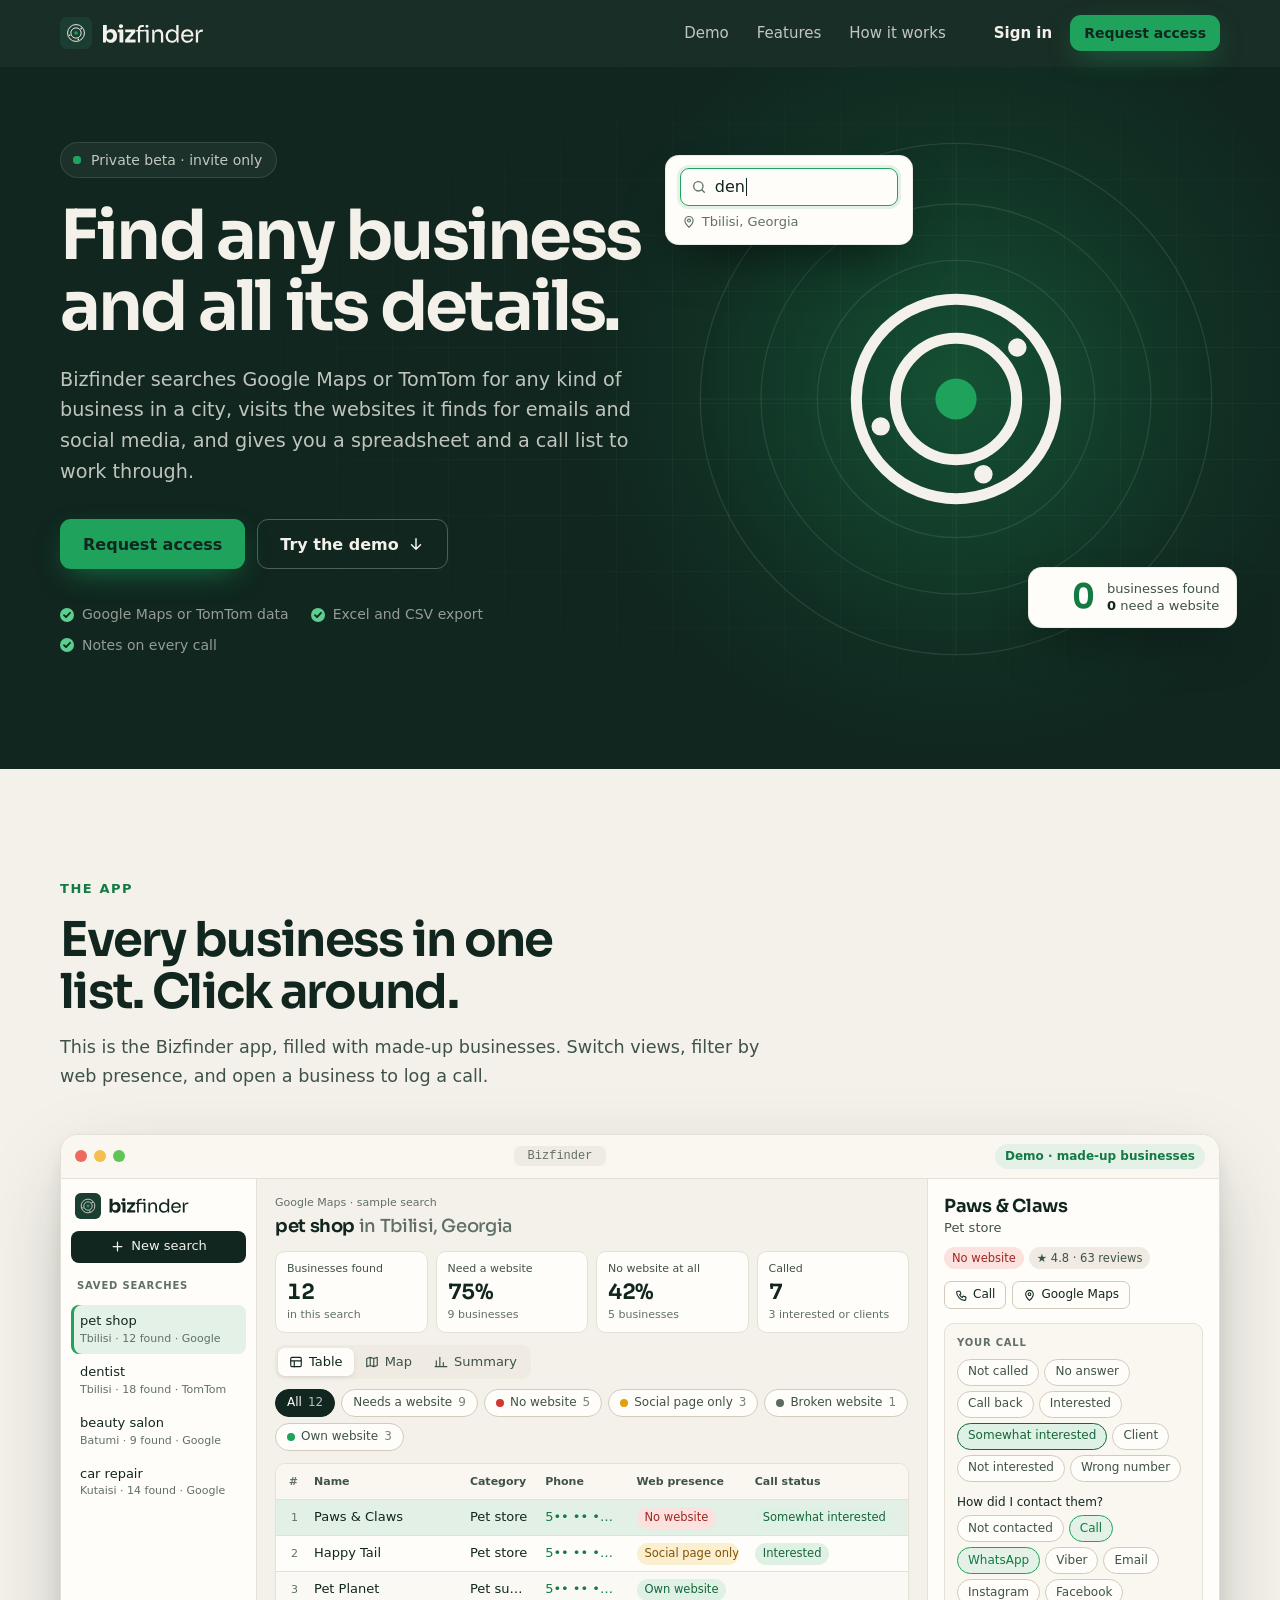
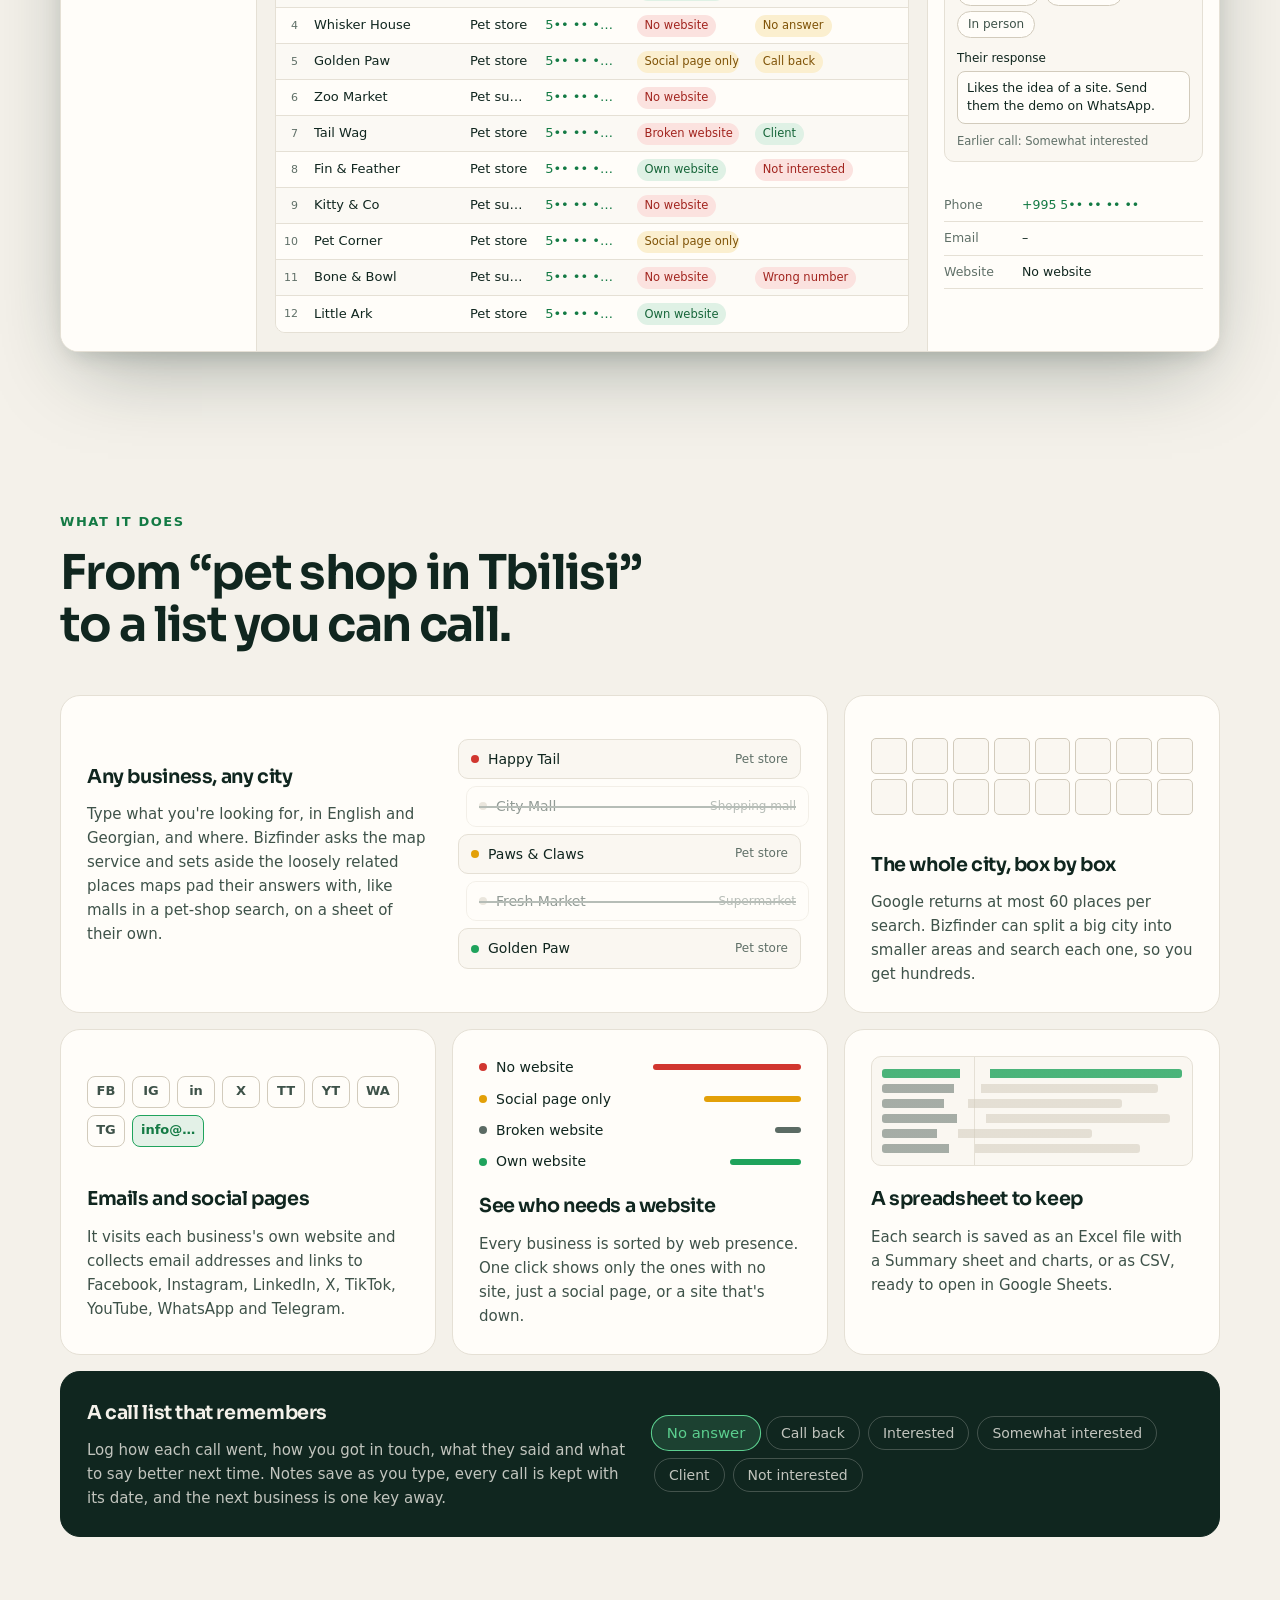
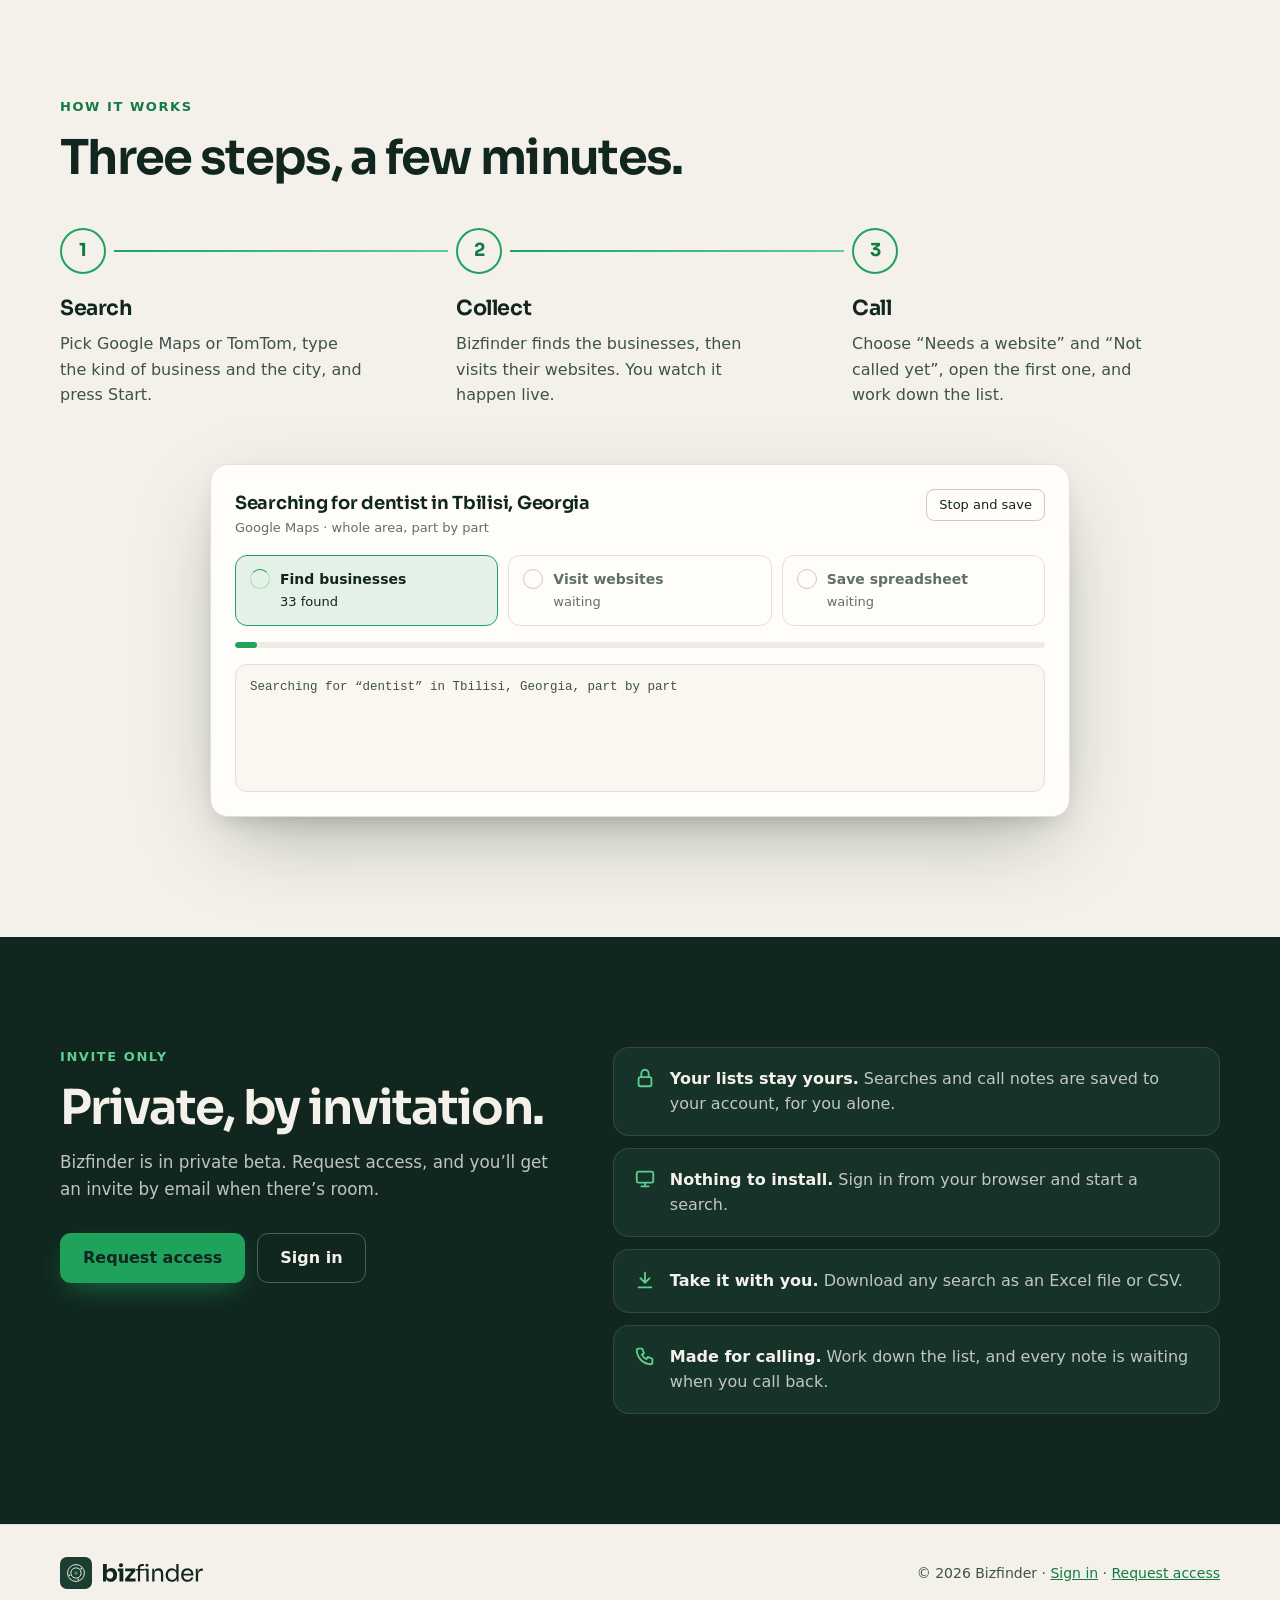
<file: index.html>
<!doctype html>
<html lang="en">
  <head>
    <meta charset="utf-8" />
    <meta name="viewport" content="width=device-width, initial-scale=1" />
    <title>Bizfinder: find any business and all its details</title>
    <meta
      name="description"
      content="Bizfinder searches Google Maps or TomTom for any kind of business in a city, visits their websites for emails and social media, and turns it all into a spreadsheet and a call list."
    />
    <meta name="theme-color" content="#10261f" />
    <link rel="icon" href="assets/favicon.svg" type="image/svg+xml" />
    <link rel="apple-touch-icon" href="assets/apple-touch-icon.png" />
    <!-- Link previews. Once the page has its address, put the full address of the
         image here (e.g. https://example.com/assets/social-preview.png): most apps need it. -->
    <meta property="og:type" content="website" />
    <meta property="og:title" content="Bizfinder" />
    <meta
      property="og:description"
      content="Find any business and all its details: search a city, collect their phone numbers, emails and social pages, and work through them as a call list."
    />
    <meta property="og:image" content="assets/social-preview.png" />
    <meta name="twitter:card" content="summary_large_image" />
    <link rel="preload" href="assets/sora-latin-wght-normal.woff2" as="font" type="font/woff2" crossorigin />
    <link rel="stylesheet" href="styles.css" />
    <script>
      document.documentElement.classList.add('js');
    </script>
    <script src="auth.js"></script>
    <script src="main.js" defer></script>
  </head>
  <body>
    <a class="skip" href="#main">Skip to content</a>

    <!-- Shapes reused on the page -->
    <svg width="0" height="0" style="position: absolute" aria-hidden="true">
      <defs>
        <symbol id="wordmark" viewBox="5 -59 322 61"><path fill="currentColor" d="M31.16 1.37Q26.07 1.37 22.19 -0.8Q18.32 -2.96 16.11 -7.07Q13.91 -11.17 13.76 -17.1H15.2V0H5.55V-55.48H17.71V-27.28L14.82 -23.64Q15.05 -29.94 17.21 -34.24Q19.38 -38.53 23.18 -40.7Q26.98 -42.86 31.84 -42.86Q36.1 -42.86 39.56 -41.31Q43.02 -39.75 45.45 -36.9Q47.88 -34.05 49.21 -30.17Q50.54 -26.3 50.54 -21.74V-20.06Q50.54 -15.5 49.21 -11.63Q47.88 -7.75 45.33 -4.83Q42.79 -1.9 39.22 -0.27Q35.64 1.37 31.16 1.37ZM27.97 -8.82Q31.08 -8.82 33.4 -10.34Q35.72 -11.86 37.01 -14.63Q38.3 -17.4 38.3 -20.9Q38.3 -24.47 37.01 -27.13Q35.72 -29.79 33.4 -31.27Q31.08 -32.76 27.97 -32.76Q25.23 -32.76 22.8 -31.46Q20.37 -30.17 18.89 -27.78Q17.4 -25.38 17.4 -21.96V-19.15Q17.4 -15.88 18.96 -13.57Q20.52 -11.25 22.95 -10.03Q25.38 -8.82 27.97 -8.82Z M58.45 0V-41.65H70.61V0ZM52.9 -32.68V-41.65H70.61V-32.68ZM63.16 -45.75Q59.74 -45.75 58.11 -47.54Q56.48 -49.32 56.48 -52.06Q56.48 -54.87 58.11 -56.66Q59.74 -58.44 63.16 -58.44Q66.58 -58.44 68.22 -56.66Q69.85 -54.87 69.85 -52.06Q69.85 -49.32 68.22 -47.54Q66.58 -45.75 63.16 -45.75Z M76.62 0V-8.51L96.16 -31.92V-30.7L94.33 -32.98L95.7 -32.3H76.7V-41.65H109.46V-33.14L89.92 -9.73V-10.87L91.75 -8.59L90.38 -9.35H110.06V0Z" /><path fill="currentColor" d="M117.52 0V-42.64Q117.52 -49.4 121.09 -52.59Q124.66 -55.78 131.58 -55.78H136.6V-49.7H130.36Q127.55 -49.7 126.03 -48.15Q124.51 -46.59 124.51 -43.85V0ZM111.9 -34.66V-40.13H137.36V-34.66Z M144.58 0V-40.58H151.88V0ZM138.35 -34.81V-40.58H151.88V-34.81ZM146.64 -47.12Q144.2 -47.12 143.03 -48.41Q141.85 -49.7 141.85 -51.68Q141.85 -53.66 143.03 -54.95Q144.2 -56.24 146.64 -56.24Q149.07 -56.24 150.25 -54.95Q151.42 -53.66 151.42 -51.68Q151.42 -49.7 150.25 -48.41Q149.07 -47.12 146.64 -47.12Z M163.52 0V-40.58H169.29V-23.18H168.38Q168.38 -29.18 170.01 -33.33Q171.65 -37.47 174.99 -39.63Q178.34 -41.8 183.43 -41.8H183.73Q191.41 -41.8 195.09 -37.01Q198.78 -32.22 198.78 -23.18V0H191.48V-24.7Q191.48 -29.41 188.82 -32.26Q186.16 -35.11 181.53 -35.11Q176.74 -35.11 173.78 -32.15Q170.81 -29.18 170.81 -24.24V0Z M226.6 1.37Q222.27 1.37 218.62 -0.23Q214.98 -1.82 212.28 -4.71Q209.58 -7.6 208.1 -11.4Q206.62 -15.2 206.62 -19.61V-20.98Q206.62 -25.31 208.06 -29.11Q209.5 -32.91 212.13 -35.8Q214.75 -38.68 218.36 -40.32Q221.97 -41.95 226.38 -41.95Q231.01 -41.95 234.81 -40.01Q238.61 -38.08 241.04 -33.97Q243.48 -29.87 243.78 -23.33L240.74 -28.2V-55.48H248.04V0H242.26V-18.01H244.39Q244.08 -11.1 241.5 -6.8Q238.92 -2.51 235 -0.57Q231.09 1.37 226.6 1.37ZM227.59 -5.02Q231.32 -5.02 234.36 -6.69Q237.4 -8.36 239.22 -11.51Q241.04 -14.67 241.04 -18.92V-22.42Q241.04 -26.6 239.18 -29.53Q237.32 -32.45 234.24 -34.01Q231.16 -35.57 227.52 -35.57Q223.49 -35.57 220.41 -33.67Q217.33 -31.77 215.62 -28.35Q213.91 -24.93 213.91 -20.29Q213.91 -15.66 215.66 -12.2Q217.41 -8.74 220.52 -6.88Q223.64 -5.02 227.59 -5.02Z M276.77 1.37Q271.45 1.37 267.58 -0.46Q263.7 -2.28 261.27 -5.28Q258.84 -8.28 257.66 -12.01Q256.48 -15.73 256.48 -19.61V-20.98Q256.48 -24.93 257.66 -28.65Q258.84 -32.38 261.27 -35.38Q263.7 -38.38 267.46 -40.17Q271.22 -41.95 276.32 -41.95Q282.93 -41.95 287.22 -39.1Q291.52 -36.25 293.61 -31.77Q295.7 -27.28 295.7 -22.19V-18.92H259.67V-24.4H290.38L288.7 -21.43Q288.7 -25.76 287.34 -28.92Q285.97 -32.07 283.23 -33.82Q280.5 -35.57 276.32 -35.57Q271.98 -35.57 269.13 -33.59Q266.28 -31.62 264.88 -28.2Q263.47 -24.78 263.47 -20.29Q263.47 -15.96 264.88 -12.5Q266.28 -9.04 269.25 -7.03Q272.21 -5.02 276.77 -5.02Q281.56 -5.02 284.56 -7.14Q287.56 -9.27 288.17 -12.08H295.01Q294.18 -7.9 291.67 -4.86Q289.16 -1.82 285.36 -0.23Q281.56 1.37 276.77 1.37Z M303.53 0V-40.58H309.31V-23.86H309Q309 -32.76 312.92 -36.9Q316.83 -41.04 324.66 -41.04H326.03V-34.5H323.44Q317.36 -34.5 314.1 -31.27Q310.83 -28.04 310.83 -21.96V0Z" /></symbol>
        <symbol id="icon" viewBox="0 0 512 512">
          <rect width="512" height="512" rx="112" fill="#1c3d31" />
          <g transform="translate(96 96) scale(2.5)" fill="#F4F1EA">
            <circle cx="64" cy="64" r="54" fill="none" stroke="#F4F1EA" stroke-width="6" />
            <circle cx="64" cy="64" r="33" fill="none" stroke="#F4F1EA" stroke-width="6" />
            <circle cx="97.3" cy="36" r="5" />
            <circle cx="23.1" cy="78.9" r="5" />
            <circle cx="78.9" cy="104.9" r="5" />
            <circle cx="64" cy="64" r="11" fill="#1FA35C" />
          </g>
        </symbol>
      </defs>
    </svg>

    <header class="top">
      <div class="wrap top-row">
        <a class="logo" href="#" aria-label="Bizfinder, back to the top">
          <svg class="logo-icon" aria-hidden="true"><use href="#icon" /></svg>
          <svg class="logo-word" aria-hidden="true"><use href="#wordmark" /></svg>
        </a>
        <nav class="top-nav" aria-label="Page">
          <a href="#demo">Demo</a>
          <a href="#features">Features</a>
          <a href="#how">How it works</a>
        </nav>
        <div class="top-actions">
          <a class="top-link" href="signin.html" data-signed-out>Sign in</a>
          <a class="btn btn-green btn-sm" href="request-access.html" data-signed-out>Request access</a>
          <a class="btn btn-green btn-sm" href="app/" data-signed-in hidden>Open Bizfinder</a>
        </div>
      </div>
    </header>

    <main id="main">
      <!-- ============ Hero ============ -->
      <section class="hero">
        <div class="hero-glow" aria-hidden="true"></div>
        <div class="wrap hero-grid">
          <div class="hero-text">
            <p class="eyebrow-pill"><span class="live-dot"></span>Private beta · invite only</p>
            <h1>Find any business and all its&nbsp;details.</h1>
            <p class="lead">
              Bizfinder searches Google&nbsp;Maps or TomTom for any kind of business in a city, visits the websites
              it finds for emails and social media, and gives you a spreadsheet and a call list to work through.
            </p>
            <div class="hero-cta">
              <a class="btn btn-green btn-lg" href="request-access.html" data-signed-out>Request access</a>
              <a class="btn btn-green btn-lg" href="app/" data-signed-in hidden>Open Bizfinder</a>
              <a class="btn btn-ghost btn-lg" href="#demo">
                Try the demo
                <svg class="i" viewBox="0 0 24 24" aria-hidden="true"><path d="M12 5v14M6 13l6 6 6-6" /></svg>
              </a>
            </div>
            <ul class="hero-facts">
              <li>Google Maps or TomTom data</li>
              <li>Excel and CSV export</li>
              <li>Notes on every call</li>
            </ul>
          </div>

          <div class="hero-visual">
            <!-- A search, then a sweep that finds businesses around you -->
            <div class="radar" data-radar aria-hidden="true">
              <div class="radar-field"></div>
              <div class="radar-beam"></div>
              <svg class="radar-logo" viewBox="0 0 480 480">
                <circle class="radar-range" cx="240" cy="240" r="236" />
                <circle class="radar-range" cx="240" cy="240" r="180" />
                <circle class="radar-range" cx="240" cy="240" r="128" />
                <path class="radar-cross" d="M240 4v472M4 240h472" />
                <circle class="logo-ring" cx="240" cy="240" r="92" />
                <circle class="logo-ring" cx="240" cy="240" r="56" />
                <g class="logo-moons">
                  <circle cx="296.6" cy="192.4" r="8.5" />
                  <circle cx="170.5" cy="265.3" r="8.5" />
                  <circle cx="265.3" cy="309.5" r="8.5" />
                </g>
                <circle class="logo-core" cx="240" cy="240" r="19" />
              </svg>
              <span class="radar-ping"></span>
              <span class="radar-ping radar-ping-2"></span>
              <div class="radar-pins"></div>
            </div>

            <div class="float-card search-card">
              <div class="search-field">
                <svg class="i" viewBox="0 0 24 24" aria-hidden="true"><circle cx="11" cy="11" r="7" /><path d="m20 20-3.5-3.5" /></svg>
                <span class="search-query"><span data-query>pet shop</span><span class="caret"></span></span>
              </div>
              <div class="search-where">
                <svg class="i" viewBox="0 0 24 24" aria-hidden="true">
                  <path d="M12 21s7-6.2 7-11.5A7 7 0 0 0 5 9.5C5 14.8 12 21 12 21Z" /><circle cx="12" cy="9.5" r="2.5" />
                </svg>
                Tbilisi, Georgia
              </div>
            </div>

            <div class="float-card found-card">
              <span class="found-num" data-found>0</span>
              <span class="found-text">businesses found<br /><b data-need>0</b> need a website</span>
            </div>
          </div>
        </div>
      </section>

      <!-- ============ Demo of the app ============ -->
      <section class="demo-section" id="demo" aria-labelledby="demo-title">
        <div class="wrap">
          <div class="section-head reveal">
            <p class="kicker">The app</p>
            <h2 id="demo-title">Every business in one list. Click around.</h2>
            <p>
              This is the Bizfinder app, filled with made-up businesses. Switch views, filter by web presence, and open a
              business to log a call.
            </p>
          </div>

          <div class="window reveal" data-demo>
            <div class="window-bar">
              <span class="window-dots" aria-hidden="true"><i></i><i></i><i></i></span>
              <span class="window-url">Bizfinder</span>
              <span class="window-tag">Demo · made-up businesses</span>
            </div>
            <div class="app">
              <aside class="app-side" aria-label="Saved searches (demo)">
                <div class="app-brand">
                  <svg class="app-brand-icon" aria-hidden="true"><use href="#icon" /></svg>
                  <svg class="app-brand-word" aria-hidden="true"><use href="#wordmark" /></svg>
                </div>
                <span class="app-new">
                  <svg class="i" viewBox="0 0 24 24" aria-hidden="true"><path d="M12 5v14M5 12h14" /></svg>
                  New search
                </span>
                <p class="app-side-head">Saved searches</p>
                <ul class="app-saved">
                  <li class="is-on"><b>pet shop</b><span>Tbilisi · 12 found · Google</span></li>
                  <li><b>dentist</b><span>Tbilisi · 18 found · TomTom</span></li>
                  <li><b>beauty salon</b><span>Batumi · 9 found · Google</span></li>
                  <li><b>car repair</b><span>Kutaisi · 14 found · Google</span></li>
                </ul>
              </aside>

              <div class="app-main">
                <p class="app-eyebrow">Google Maps · sample search</p>
                <h3 class="app-title">pet shop <span>in Tbilisi, Georgia</span></h3>
                <div class="app-tiles" data-tiles></div>
                <div class="app-tabs" role="tablist" aria-label="View">
                  <button type="button" role="tab" data-tab="table" aria-selected="true">
                    <svg class="i" viewBox="0 0 24 24" aria-hidden="true"><rect x="3" y="4" width="18" height="16" rx="2" /><path d="M3 10h18M9 10v10" /></svg>
                    Table
                  </button>
                  <button type="button" role="tab" data-tab="map" aria-selected="false">
                    <svg class="i" viewBox="0 0 24 24" aria-hidden="true"><path d="m9 4-6 2v14l6-2 6 2 6-2V4l-6 2-6-2ZM9 4v14M15 6v14" /></svg>
                    Map
                  </button>
                  <button type="button" role="tab" data-tab="summary" aria-selected="false">
                    <svg class="i" viewBox="0 0 24 24" aria-hidden="true"><path d="M4 20V10M10 20V4M16 20v-7M22 20H2" /></svg>
                    Summary
                  </button>
                </div>
                <div class="app-chips" data-chips role="group" aria-label="Show"></div>
                <div class="app-view" data-view aria-live="polite"></div>
              </div>

              <aside class="app-drawer" data-drawer aria-label="Business details (demo)"></aside>
            </div>
          </div>
        </div>
      </section>

      <!-- ============ Features ============ -->
      <section class="features" id="features" aria-labelledby="features-title">
        <div class="wrap">
          <div class="section-head reveal">
            <p class="kicker">What it does</p>
            <h2 id="features-title">From “pet shop in Tbilisi” to a list you can call.</h2>
          </div>

          <div class="bento">
            <article class="card card-wide reveal">
              <div class="card-text">
                <h3>Any business, any city</h3>
                <p>
                  Type what you're looking for, in English and Georgian, and where. Bizfinder asks the map service and
                  sets aside the loosely related places maps pad their answers with, like malls in a pet-shop
                  search, on a sheet of their own.
                </p>
              </div>
              <div class="viz viz-filter" aria-hidden="true">
                <span class="vf-row is-keep"><i class="dot dot-none"></i>Happy Tail <em>Pet store</em></span>
                <span class="vf-row is-drop"><i class="dot"></i>City Mall <em>Shopping mall</em></span>
                <span class="vf-row is-keep"><i class="dot dot-social"></i>Paws &amp; Claws <em>Pet store</em></span>
                <span class="vf-row is-drop"><i class="dot"></i>Fresh Market <em>Supermarket</em></span>
                <span class="vf-row is-keep"><i class="dot dot-own"></i>Golden Paw <em>Pet store</em></span>
              </div>
            </article>

            <article class="card reveal">
              <div class="viz viz-grid" aria-hidden="true">
                <i style="--n: 0"></i><i style="--n: 1"></i><i style="--n: 2"></i><i style="--n: 3"></i><i style="--n: 4"></i><i style="--n: 5"></i><i style="--n: 6"></i><i style="--n: 7"></i><i style="--n: 15"></i><i style="--n: 14"></i><i style="--n: 13"></i><i style="--n: 12"></i><i style="--n: 11"></i><i style="--n: 10"></i><i style="--n: 9"></i><i style="--n: 8"></i>
              </div>
              <h3>The whole city, box by box</h3>
              <p>
                Google returns at most 60 places per search. Bizfinder can split a big city into smaller areas and search
                each one, so you get hundreds.
              </p>
            </article>

            <article class="card reveal">
              <div class="viz viz-social" aria-hidden="true">
                <span>FB</span><span>IG</span><span>in</span><span>X</span><span>TT</span><span>YT</span><span>WA</span><span>TG</span>
                <span class="viz-mail">info@…</span>
              </div>
              <h3>Emails and social pages</h3>
              <p>
                It visits each business's own website and collects email addresses and links to Facebook, Instagram,
                LinkedIn, X, TikTok, YouTube, WhatsApp and Telegram.
              </p>
            </article>

            <article class="card reveal">
              <div class="viz viz-kinds" aria-hidden="true">
                <span><i class="dot dot-none"></i>No website</span>
                <span><i class="dot dot-social"></i>Social page only</span>
                <span><i class="dot dot-broken"></i>Broken website</span>
                <span><i class="dot dot-own"></i>Own website</span>
              </div>
              <h3>See who needs a website</h3>
              <p>
                Every business is sorted by web presence. One click shows only the ones with no site, just a social page,
                or a site that's down.
              </p>
            </article>

            <article class="card reveal">
              <div class="viz viz-sheet" aria-hidden="true">
                <i></i><i></i><i></i><i></i><i></i><i></i>
              </div>
              <h3>A spreadsheet to keep</h3>
              <p>
                Each search is saved as an Excel file with a Summary sheet and charts, or as CSV, ready to open in Google
                Sheets.
              </p>
            </article>

            <article class="card card-wide card-dark reveal">
              <div class="card-text">
                <h3>A call list that remembers</h3>
                <p>
                  Log how each call went, how you got in touch, what they said and what to say better next time. Notes
                  save as you type, every call is kept with its date, and the next business is one key away.
                </p>
              </div>
              <div class="viz viz-calls" aria-hidden="true" data-call-cycle>
                <span>No answer</span><span>Call back</span><span>Interested</span><span>Somewhat interested</span
                ><span>Client</span><span>Not interested</span>
              </div>
            </article>
          </div>
        </div>
      </section>

      <!-- ============ How it works ============ -->
      <section class="how" id="how" aria-labelledby="how-title">
        <div class="wrap">
          <div class="section-head reveal">
            <p class="kicker">How it works</p>
            <h2 id="how-title">Three steps, a few minutes.</h2>
          </div>

          <ol class="steps">
            <li class="step reveal">
              <span class="step-num">1</span>
              <h3>Search</h3>
              <p>Pick Google Maps or TomTom, type the kind of business and the city, and press Start.</p>
            </li>
            <li class="step reveal">
              <span class="step-num">2</span>
              <h3>Collect</h3>
              <p>Bizfinder finds the businesses, then visits their websites. You watch it happen live.</p>
            </li>
            <li class="step reveal">
              <span class="step-num">3</span>
              <h3>Call</h3>
              <p>Choose “Needs a website” and “Not called yet”, open the first one, and work down the list.</p>
            </li>
          </ol>

          <div class="job reveal" aria-hidden="true" data-job>
            <div class="job-head">
              <div>
                <p class="job-title">Searching for dentist in Tbilisi, Georgia</p>
                <p class="job-sub">Google Maps · whole area, part by part</p>
              </div>
              <span class="job-stop">Stop and save</span>
            </div>
            <div class="job-steps">
              <div class="job-step" data-step="0"><span class="job-dot"></span><b>Find businesses</b><small data-step-text>0 found</small></div>
              <div class="job-step" data-step="1"><span class="job-dot"></span><b>Visit websites</b><small data-step-text>waiting</small></div>
              <div class="job-step" data-step="2"><span class="job-dot"></span><b>Save spreadsheet</b><small data-step-text>waiting</small></div>
            </div>
            <div class="job-bar"><i data-job-bar></i></div>
            <pre class="job-log" data-job-log></pre>
          </div>
        </div>
      </section>

      <!-- ============ Invite only ============ -->
      <section class="local" id="access" aria-labelledby="access-title">
        <div class="wrap local-grid">
          <div class="reveal">
            <p class="kicker kicker-light">Invite only</p>
            <h2 id="access-title">Private, by invitation.</h2>
            <p>Bizfinder is in private beta. Request access, and you’ll get an invite by email when there’s room.</p>
            <div class="local-cta">
              <a class="btn btn-green btn-lg" href="request-access.html" data-signed-out>Request access</a>
              <a class="btn btn-ghost btn-lg" href="signin.html" data-signed-out>Sign in</a>
              <a class="btn btn-green btn-lg" href="app/" data-signed-in hidden>Open Bizfinder</a>
            </div>
          </div>
          <ul class="local-list reveal">
            <li>
              <svg class="i" viewBox="0 0 24 24" aria-hidden="true"><rect x="5" y="11" width="14" height="10" rx="2" /><path d="M8 11V7a4 4 0 0 1 8 0v4" /></svg>
              <div><b>Your lists stay yours.</b> Searches and call notes are saved to your account, for you alone.</div>
            </li>
            <li>
              <svg class="i" viewBox="0 0 24 24" aria-hidden="true"><rect x="3" y="4" width="18" height="12" rx="2" /><path d="M8 20h8M12 16v4" /></svg>
              <div><b>Nothing to install.</b> Sign in from your browser and start a search.</div>
            </li>
            <li>
              <svg class="i" viewBox="0 0 24 24" aria-hidden="true"><path d="M12 4v11M7 10l5 5 5-5M5 20h14" /></svg>
              <div><b>Take it with you.</b> Download any search as an Excel file or CSV.</div>
            </li>
            <li>
              <svg class="i" viewBox="0 0 24 24" aria-hidden="true"><path d="M5 4h4l2 5-2.5 1.5a11 11 0 0 0 5 5L15 13l5 2v4a2 2 0 0 1-2 2A16 16 0 0 1 3 6a2 2 0 0 1 2-2" /></svg>
              <div><b>Made for calling.</b> Work down the list, and every note is waiting when you call back.</div>
            </li>
          </ul>
        </div>
      </section>
    </main>

    <footer class="foot">
      <div class="wrap foot-row">
        <a class="logo" href="#" aria-label="Bizfinder, back to the top">
          <svg class="logo-icon" aria-hidden="true"><use href="#icon" /></svg>
          <svg class="logo-word" aria-hidden="true"><use href="#wordmark" /></svg>
        </a>
        <p>
          © 2026 Bizfinder · <a href="signin.html">Sign in</a> · <a href="request-access.html">Request access</a>
        </p>
      </div>
    </footer>
  </body>
</html>
</file>
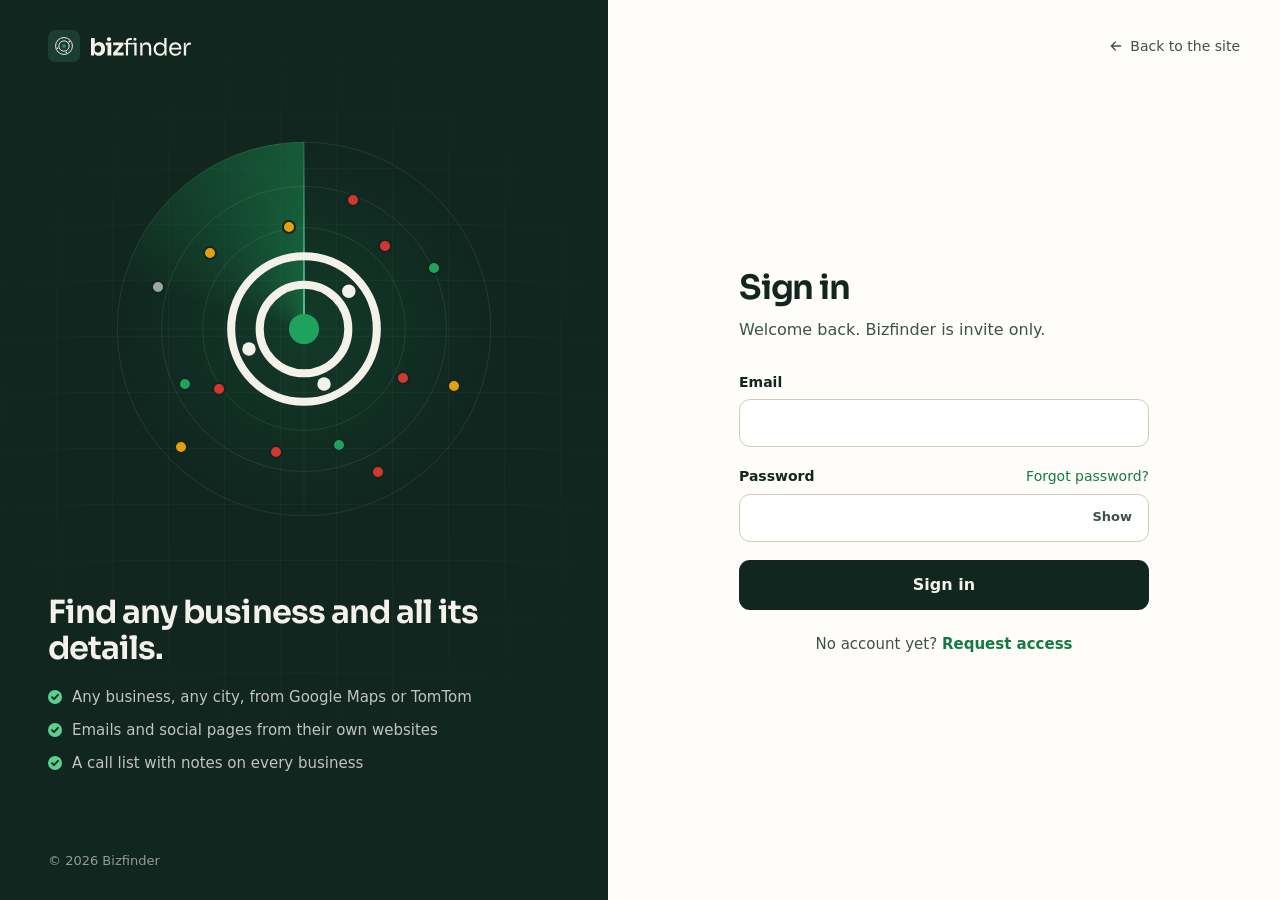
<file: app/index.html>
<!doctype html>
<!-- Made by site/tools/sync_app.py from bizfinder/static/index.html: edit that one, then run it again. -->
<html lang="en" data-hosted="true">
  <head>
    <meta charset="utf-8" />
    <meta name="viewport" content="width=device-width, initial-scale=1" />
    <title>Bizfinder</title>
    <link rel="icon" href="brand/favicon.svg" type="image/svg+xml" />
    <link rel="apple-touch-icon" href="brand/apple-touch-icon.png" />
    <meta name="theme-color" content="#f4f1ea" media="(prefers-color-scheme: light)" />
    <meta name="theme-color" content="#0a1813" media="(prefers-color-scheme: dark)" />
    <link rel="stylesheet" href="vendor/leaflet.css" />
    <link rel="stylesheet" href="app.css" />
    <meta name="robots" content="noindex" />
    <link rel="stylesheet" href="service.css" />
    <!-- The web version: the sign-in check and account (service.js) and, until the backend
         is online, answers from the sample searches (demo-api.js). -->
    <script src="../auth.js"></script>
    <script src="service.js"></script>
    <script src="demo-api.js"></script>
  </head>
  <body>
    <div class="app">
      <aside class="side" aria-label="Searches">
        <!-- The logo (brand/ in the project): the app icon and the "bizfinder" wordmark, as shapes -->
        <div class="brand" role="img" aria-label="Bizfinder">
          <svg class="brand-mark" viewBox="0 0 512 512" aria-hidden="true">
            <rect width="512" height="512" rx="112" fill="#10261F" />
            <g transform="translate(96 96) scale(2.5)" fill="#F4F1EA">
              <circle cx="64" cy="64" r="54" fill="none" stroke="#F4F1EA" stroke-width="6" />
              <circle cx="64" cy="64" r="33" fill="none" stroke="#F4F1EA" stroke-width="6" />
              <circle cx="97.3" cy="36" r="5" />
              <circle cx="23.1" cy="78.9" r="5" />
              <circle cx="78.9" cy="104.9" r="5" />
              <circle cx="64" cy="64" r="11" fill="#1FA35C" />
            </g>
          </svg>
          <svg class="brand-name" viewBox="5 -59 322 61" aria-hidden="true">
            <path d="M31.16 1.37Q26.07 1.37 22.19 -0.8Q18.32 -2.96 16.11 -7.07Q13.91 -11.17 13.76 -17.1H15.2V0H5.55V-55.48H17.71V-27.28L14.82 -23.64Q15.05 -29.94 17.21 -34.24Q19.38 -38.53 23.18 -40.7Q26.98 -42.86 31.84 -42.86Q36.1 -42.86 39.56 -41.31Q43.02 -39.75 45.45 -36.9Q47.88 -34.05 49.21 -30.17Q50.54 -26.3 50.54 -21.74V-20.06Q50.54 -15.5 49.21 -11.63Q47.88 -7.75 45.33 -4.83Q42.79 -1.9 39.22 -0.27Q35.64 1.37 31.16 1.37ZM27.97 -8.82Q31.08 -8.82 33.4 -10.34Q35.72 -11.86 37.01 -14.63Q38.3 -17.4 38.3 -20.9Q38.3 -24.47 37.01 -27.13Q35.72 -29.79 33.4 -31.27Q31.08 -32.76 27.97 -32.76Q25.23 -32.76 22.8 -31.46Q20.37 -30.17 18.89 -27.78Q17.4 -25.38 17.4 -21.96V-19.15Q17.4 -15.88 18.96 -13.57Q20.52 -11.25 22.95 -10.03Q25.38 -8.82 27.97 -8.82Z M58.45 0V-41.65H70.61V0ZM52.9 -32.68V-41.65H70.61V-32.68ZM63.16 -45.75Q59.74 -45.75 58.11 -47.54Q56.48 -49.32 56.48 -52.06Q56.48 -54.87 58.11 -56.66Q59.74 -58.44 63.16 -58.44Q66.58 -58.44 68.22 -56.66Q69.85 -54.87 69.85 -52.06Q69.85 -49.32 68.22 -47.54Q66.58 -45.75 63.16 -45.75Z M76.62 0V-8.51L96.16 -31.92V-30.7L94.33 -32.98L95.7 -32.3H76.7V-41.65H109.46V-33.14L89.92 -9.73V-10.87L91.75 -8.59L90.38 -9.35H110.06V0Z" />
            <path d="M117.52 0V-42.64Q117.52 -49.4 121.09 -52.59Q124.66 -55.78 131.58 -55.78H136.6V-49.7H130.36Q127.55 -49.7 126.03 -48.15Q124.51 -46.59 124.51 -43.85V0ZM111.9 -34.66V-40.13H137.36V-34.66Z M144.58 0V-40.58H151.88V0ZM138.35 -34.81V-40.58H151.88V-34.81ZM146.64 -47.12Q144.2 -47.12 143.03 -48.41Q141.85 -49.7 141.85 -51.68Q141.85 -53.66 143.03 -54.95Q144.2 -56.24 146.64 -56.24Q149.07 -56.24 150.25 -54.95Q151.42 -53.66 151.42 -51.68Q151.42 -49.7 150.25 -48.41Q149.07 -47.12 146.64 -47.12Z M163.52 0V-40.58H169.29V-23.18H168.38Q168.38 -29.18 170.01 -33.33Q171.65 -37.47 174.99 -39.63Q178.34 -41.8 183.43 -41.8H183.73Q191.41 -41.8 195.09 -37.01Q198.78 -32.22 198.78 -23.18V0H191.48V-24.7Q191.48 -29.41 188.82 -32.26Q186.16 -35.11 181.53 -35.11Q176.74 -35.11 173.78 -32.15Q170.81 -29.18 170.81 -24.24V0Z M226.6 1.37Q222.27 1.37 218.62 -0.23Q214.98 -1.82 212.28 -4.71Q209.58 -7.6 208.1 -11.4Q206.62 -15.2 206.62 -19.61V-20.98Q206.62 -25.31 208.06 -29.11Q209.5 -32.91 212.13 -35.8Q214.75 -38.68 218.36 -40.32Q221.97 -41.95 226.38 -41.95Q231.01 -41.95 234.81 -40.01Q238.61 -38.08 241.04 -33.97Q243.48 -29.87 243.78 -23.33L240.74 -28.2V-55.48H248.04V0H242.26V-18.01H244.39Q244.08 -11.1 241.5 -6.8Q238.92 -2.51 235 -0.57Q231.09 1.37 226.6 1.37ZM227.59 -5.02Q231.32 -5.02 234.36 -6.69Q237.4 -8.36 239.22 -11.51Q241.04 -14.67 241.04 -18.92V-22.42Q241.04 -26.6 239.18 -29.53Q237.32 -32.45 234.24 -34.01Q231.16 -35.57 227.52 -35.57Q223.49 -35.57 220.41 -33.67Q217.33 -31.77 215.62 -28.35Q213.91 -24.93 213.91 -20.29Q213.91 -15.66 215.66 -12.2Q217.41 -8.74 220.52 -6.88Q223.64 -5.02 227.59 -5.02Z M276.77 1.37Q271.45 1.37 267.58 -0.46Q263.7 -2.28 261.27 -5.28Q258.84 -8.28 257.66 -12.01Q256.48 -15.73 256.48 -19.61V-20.98Q256.48 -24.93 257.66 -28.65Q258.84 -32.38 261.27 -35.38Q263.7 -38.38 267.46 -40.17Q271.22 -41.95 276.32 -41.95Q282.93 -41.95 287.22 -39.1Q291.52 -36.25 293.61 -31.77Q295.7 -27.28 295.7 -22.19V-18.92H259.67V-24.4H290.38L288.7 -21.43Q288.7 -25.76 287.34 -28.92Q285.97 -32.07 283.23 -33.82Q280.5 -35.57 276.32 -35.57Q271.98 -35.57 269.13 -33.59Q266.28 -31.62 264.88 -28.2Q263.47 -24.78 263.47 -20.29Q263.47 -15.96 264.88 -12.5Q266.28 -9.04 269.25 -7.03Q272.21 -5.02 276.77 -5.02Q281.56 -5.02 284.56 -7.14Q287.56 -9.27 288.17 -12.08H295.01Q294.18 -7.9 291.67 -4.86Q289.16 -1.82 285.36 -0.23Q281.56 1.37 276.77 1.37Z M303.53 0V-40.58H309.31V-23.86H309Q309 -32.76 312.92 -36.9Q316.83 -41.04 324.66 -41.04H326.03V-34.5H323.44Q317.36 -34.5 314.1 -31.27Q310.83 -28.04 310.83 -21.96V0Z" />
          </svg>
        </div>

        <a class="btn btn-primary side-new" href="#new">
          <svg class="i" viewBox="0 0 24 24" aria-hidden="true"><path d="M12 5v14M5 12h14" /></svg>
          New search
        </a>

        <a class="side-job" href="#job" hidden></a>

        <div class="side-head">
          <h2>Saved searches</h2>
          <span class="side-count"></span>
        </div>
        <input class="side-filter" type="search" placeholder="Filter…" aria-label="Filter saved searches" hidden />
        <nav class="saved" aria-label="Saved searches"></nav>

        <div class="usage" aria-label="API requests used today"></div>
      </aside>

      <main class="main" id="main" tabindex="-1"></main>
    </div>

    <aside class="drawer" aria-label="Business details" hidden></aside>
    <div class="banner" role="status" hidden></div>
    <div class="toast" role="status" aria-live="polite"></div>

    <script src="vendor/leaflet.js"></script>
    <script src="app.js" type="module"></script>
  </body>
</html>
</file>
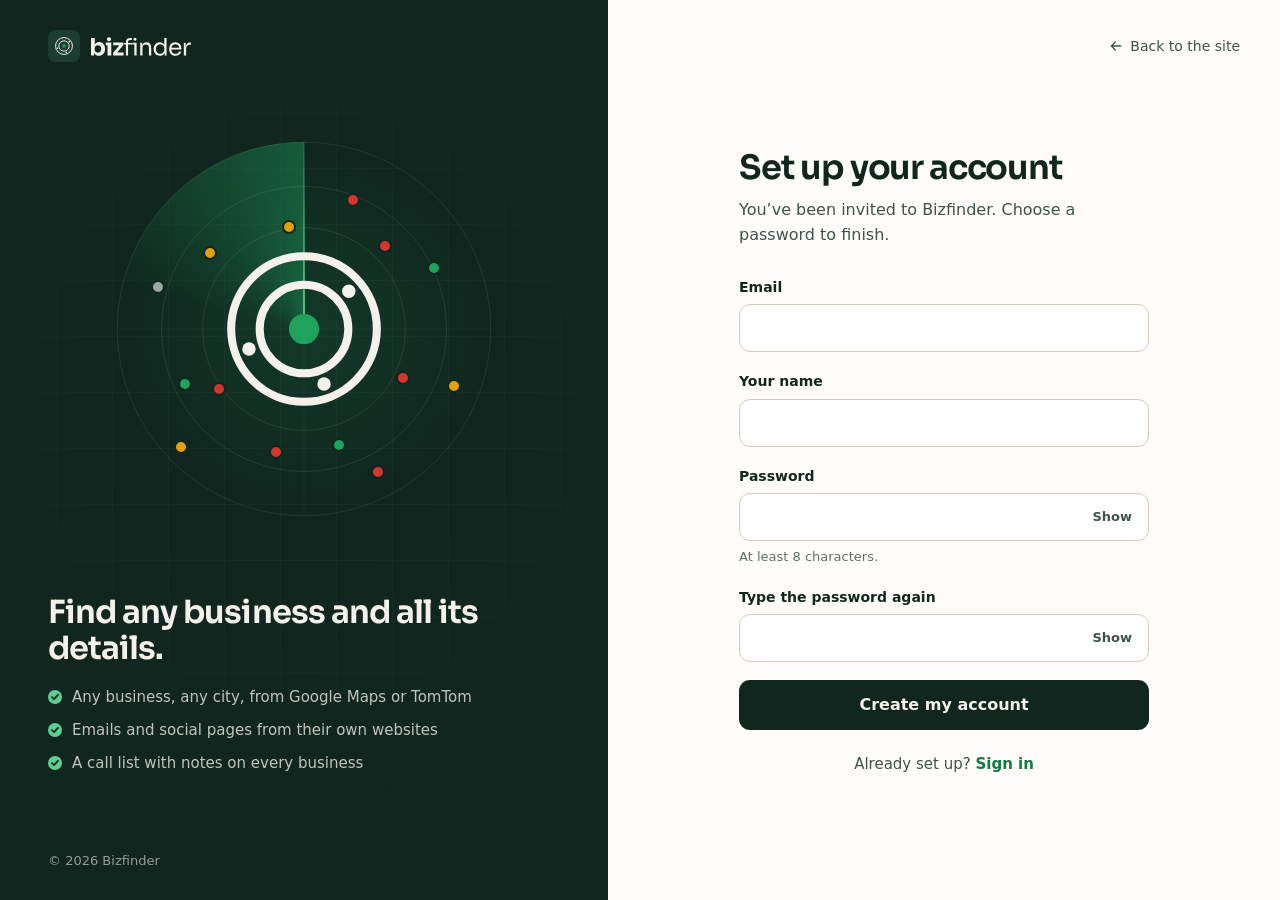
<file: accept-invite.html>
<!doctype html>
<html lang="en">
  <head>
    <meta charset="utf-8" />
    <meta name="viewport" content="width=device-width, initial-scale=1" />
    <title>Set up your account · Bizfinder</title>
    <meta name="description" content="Finish setting up your Bizfinder account." />
    <meta name="theme-color" content="#10261f" />
    <link rel="icon" href="assets/favicon.svg" type="image/svg+xml" />
    <link rel="apple-touch-icon" href="assets/apple-touch-icon.png" />
    <link rel="preload" href="assets/sora-latin-wght-normal.woff2" as="font" type="font/woff2" crossorigin />
    <link rel="stylesheet" href="styles.css" />
    <script>
      document.documentElement.classList.add('js');
    </script>
    <script src="auth.js"></script>
    <script src="forms.js" defer></script>
  </head>
  <body class="auth-page">
    <!-- Shapes reused on the page -->
    <svg width="0" height="0" style="position: absolute" aria-hidden="true">
      <defs>
        <symbol id="wordmark" viewBox="5 -59 322 61"><path fill="currentColor" d="M31.16 1.37Q26.07 1.37 22.19 -0.8Q18.32 -2.96 16.11 -7.07Q13.91 -11.17 13.76 -17.1H15.2V0H5.55V-55.48H17.71V-27.28L14.82 -23.64Q15.05 -29.94 17.21 -34.24Q19.38 -38.53 23.18 -40.7Q26.98 -42.86 31.84 -42.86Q36.1 -42.86 39.56 -41.31Q43.02 -39.75 45.45 -36.9Q47.88 -34.05 49.21 -30.17Q50.54 -26.3 50.54 -21.74V-20.06Q50.54 -15.5 49.21 -11.63Q47.88 -7.75 45.33 -4.83Q42.79 -1.9 39.22 -0.27Q35.64 1.37 31.16 1.37ZM27.97 -8.82Q31.08 -8.82 33.4 -10.34Q35.72 -11.86 37.01 -14.63Q38.3 -17.4 38.3 -20.9Q38.3 -24.47 37.01 -27.13Q35.72 -29.79 33.4 -31.27Q31.08 -32.76 27.97 -32.76Q25.23 -32.76 22.8 -31.46Q20.37 -30.17 18.89 -27.78Q17.4 -25.38 17.4 -21.96V-19.15Q17.4 -15.88 18.96 -13.57Q20.52 -11.25 22.95 -10.03Q25.38 -8.82 27.97 -8.82Z M58.45 0V-41.65H70.61V0ZM52.9 -32.68V-41.65H70.61V-32.68ZM63.16 -45.75Q59.74 -45.75 58.11 -47.54Q56.48 -49.32 56.48 -52.06Q56.48 -54.87 58.11 -56.66Q59.74 -58.44 63.16 -58.44Q66.58 -58.44 68.22 -56.66Q69.85 -54.87 69.85 -52.06Q69.85 -49.32 68.22 -47.54Q66.58 -45.75 63.16 -45.75Z M76.62 0V-8.51L96.16 -31.92V-30.7L94.33 -32.98L95.7 -32.3H76.7V-41.65H109.46V-33.14L89.92 -9.73V-10.87L91.75 -8.59L90.38 -9.35H110.06V0Z" /><path fill="currentColor" d="M117.52 0V-42.64Q117.52 -49.4 121.09 -52.59Q124.66 -55.78 131.58 -55.78H136.6V-49.7H130.36Q127.55 -49.7 126.03 -48.15Q124.51 -46.59 124.51 -43.85V0ZM111.9 -34.66V-40.13H137.36V-34.66Z M144.58 0V-40.58H151.88V0ZM138.35 -34.81V-40.58H151.88V-34.81ZM146.64 -47.12Q144.2 -47.12 143.03 -48.41Q141.85 -49.7 141.85 -51.68Q141.85 -53.66 143.03 -54.95Q144.2 -56.24 146.64 -56.24Q149.07 -56.24 150.25 -54.95Q151.42 -53.66 151.42 -51.68Q151.42 -49.7 150.25 -48.41Q149.07 -47.12 146.64 -47.12Z M163.52 0V-40.58H169.29V-23.18H168.38Q168.38 -29.18 170.01 -33.33Q171.65 -37.47 174.99 -39.63Q178.34 -41.8 183.43 -41.8H183.73Q191.41 -41.8 195.09 -37.01Q198.78 -32.22 198.78 -23.18V0H191.48V-24.7Q191.48 -29.41 188.82 -32.26Q186.16 -35.11 181.53 -35.11Q176.74 -35.11 173.78 -32.15Q170.81 -29.18 170.81 -24.24V0Z M226.6 1.37Q222.27 1.37 218.62 -0.23Q214.98 -1.82 212.28 -4.71Q209.58 -7.6 208.1 -11.4Q206.62 -15.2 206.62 -19.61V-20.98Q206.62 -25.31 208.06 -29.11Q209.5 -32.91 212.13 -35.8Q214.75 -38.68 218.36 -40.32Q221.97 -41.95 226.38 -41.95Q231.01 -41.95 234.81 -40.01Q238.61 -38.08 241.04 -33.97Q243.48 -29.87 243.78 -23.33L240.74 -28.2V-55.48H248.04V0H242.26V-18.01H244.39Q244.08 -11.1 241.5 -6.8Q238.92 -2.51 235 -0.57Q231.09 1.37 226.6 1.37ZM227.59 -5.02Q231.32 -5.02 234.36 -6.69Q237.4 -8.36 239.22 -11.51Q241.04 -14.67 241.04 -18.92V-22.42Q241.04 -26.6 239.18 -29.53Q237.32 -32.45 234.24 -34.01Q231.16 -35.57 227.52 -35.57Q223.49 -35.57 220.41 -33.67Q217.33 -31.77 215.62 -28.35Q213.91 -24.93 213.91 -20.29Q213.91 -15.66 215.66 -12.2Q217.41 -8.74 220.52 -6.88Q223.64 -5.02 227.59 -5.02Z M276.77 1.37Q271.45 1.37 267.58 -0.46Q263.7 -2.28 261.27 -5.28Q258.84 -8.28 257.66 -12.01Q256.48 -15.73 256.48 -19.61V-20.98Q256.48 -24.93 257.66 -28.65Q258.84 -32.38 261.27 -35.38Q263.7 -38.38 267.46 -40.17Q271.22 -41.95 276.32 -41.95Q282.93 -41.95 287.22 -39.1Q291.52 -36.25 293.61 -31.77Q295.7 -27.28 295.7 -22.19V-18.92H259.67V-24.4H290.38L288.7 -21.43Q288.7 -25.76 287.34 -28.92Q285.97 -32.07 283.23 -33.82Q280.5 -35.57 276.32 -35.57Q271.98 -35.57 269.13 -33.59Q266.28 -31.62 264.88 -28.2Q263.47 -24.78 263.47 -20.29Q263.47 -15.96 264.88 -12.5Q266.28 -9.04 269.25 -7.03Q272.21 -5.02 276.77 -5.02Q281.56 -5.02 284.56 -7.14Q287.56 -9.27 288.17 -12.08H295.01Q294.18 -7.9 291.67 -4.86Q289.16 -1.82 285.36 -0.23Q281.56 1.37 276.77 1.37Z M303.53 0V-40.58H309.31V-23.86H309Q309 -32.76 312.92 -36.9Q316.83 -41.04 324.66 -41.04H326.03V-34.5H323.44Q317.36 -34.5 314.1 -31.27Q310.83 -28.04 310.83 -21.96V0Z" /></symbol>
        <symbol id="icon" viewBox="0 0 512 512">
          <rect width="512" height="512" rx="112" fill="#1c3d31" />
          <g transform="translate(96 96) scale(2.5)" fill="#F4F1EA">
            <circle cx="64" cy="64" r="54" fill="none" stroke="#F4F1EA" stroke-width="6" />
            <circle cx="64" cy="64" r="33" fill="none" stroke="#F4F1EA" stroke-width="6" />
            <circle cx="97.3" cy="36" r="5" />
            <circle cx="23.1" cy="78.9" r="5" />
            <circle cx="78.9" cy="104.9" r="5" />
            <circle cx="64" cy="64" r="11" fill="#1FA35C" />
          </g>
        </symbol>
      </defs>
    </svg>

    <div class="auth">
      <section class="auth-art" aria-label="About Bizfinder">
        <a class="logo" href="./" aria-label="Bizfinder home">
          <svg class="logo-icon" aria-hidden="true"><use href="#icon" /></svg>
          <svg class="logo-word" aria-hidden="true"><use href="#wordmark" /></svg>
        </a>
        <div class="radar auth-radar" aria-hidden="true">
          <div class="radar-field"></div>
          <div class="radar-beam"></div>
          <svg class="radar-logo" viewBox="0 0 480 480">
            <circle class="radar-range" cx="240" cy="240" r="236" />
            <circle class="radar-range" cx="240" cy="240" r="180" />
            <circle class="radar-range" cx="240" cy="240" r="128" />
            <path class="radar-cross" d="M240 4v472M4 240h472" />
            <circle class="logo-ring" cx="240" cy="240" r="92" />
            <circle class="logo-ring" cx="240" cy="240" r="56" />
            <g class="logo-moons">
              <circle cx="296.6" cy="192.4" r="8.5" />
              <circle cx="170.5" cy="265.3" r="8.5" />
              <circle cx="265.3" cy="309.5" r="8.5" />
            </g>
            <circle class="logo-core" cx="240" cy="240" r="19" />
          </svg>
          <span class="radar-ping"></span>
          <span class="radar-ping radar-ping-2"></span>
          <div class="radar-pins"><span class="pin pin-none is-lit" style="left:76.0%;top:63.0%;animation-delay:0.40s"></span><span class="pin pin-none is-lit" style="left:27.7%;top:66.0%;animation-delay:0.52s"></span><span class="pin pin-none is-lit" style="left:42.6%;top:82.5%;animation-delay:0.64s"></span><span class="pin pin-none is-lit" style="left:62.9%;top:16.2%;animation-delay:0.76s"></span><span class="pin pin-none is-lit" style="left:69.4%;top:87.8%;animation-delay:0.88s"></span><span class="pin pin-none is-lit" style="left:71.4%;top:28.3%;animation-delay:1.00s"></span><span class="pin pin-social is-lit" style="left:17.7%;top:81.3%;animation-delay:1.12s"></span><span class="pin pin-social is-lit" style="left:46.0%;top:23.4%;animation-delay:1.24s"></span><span class="pin pin-social is-lit" style="left:25.3%;top:30.0%;animation-delay:1.36s"></span><span class="pin pin-social is-lit" style="left:89.5%;top:65.2%;animation-delay:1.48s"></span><span class="pin pin-own is-lit" style="left:84.1%;top:34.1%;animation-delay:1.60s"></span><span class="pin pin-own is-lit" style="left:18.7%;top:64.6%;animation-delay:1.72s"></span><span class="pin pin-own is-lit" style="left:59.3%;top:80.6%;animation-delay:1.84s"></span><span class="pin pin-broken is-lit" style="left:11.6%;top:39.0%;animation-delay:1.96s"></span></div>
        </div>
        <div class="auth-pitch">
          <p class="auth-quote">Find any business and all its details.</p>
          <ul class="auth-points">
            <li>Any business, any city, from Google Maps or TomTom</li>
            <li>Emails and social pages from their own websites</li>
            <li>A call list with notes on every business</li>
          </ul>
        </div>
        <p class="auth-foot">© 2026 Bizfinder</p>
      </section>

      <main class="auth-main" id="main">
        <div class="auth-top">
          <a class="logo auth-logo" href="./" aria-label="Bizfinder home">
            <svg class="logo-icon" aria-hidden="true"><use href="#icon" /></svg>
          <svg class="logo-word" aria-hidden="true"><use href="#wordmark" /></svg>
          </a>
          <a class="auth-back" href="./">
            <svg class="i" viewBox="0 0 24 24" aria-hidden="true"><path d="M19 12H5M11 18l-6-6 6-6" /></svg>
            Back to the site
          </a>
        </div>
        <div class="auth-card">
          <h1>Set up your account</h1>
          <p class="auth-sub">You’ve been invited to Bizfinder. Choose a password to finish.</p>
          <noscript><p class="form-error">This page needs JavaScript. Turn it on and reload the page.</p></noscript>
          <form data-form="invite" method="post" novalidate>
            <p class="form-error" role="alert" hidden></p>
            <div class="field">
              <label for="email">Email</label>
              <input id="email" name="email" type="email" autocomplete="email" required aria-describedby="email-error" inputmode="email" />
              <p class="field-error" id="email-error" hidden></p>
            </div>
            <div class="field">
              <label for="name">Your name</label>
              <input id="name" name="name" type="text" autocomplete="name" required aria-describedby="name-error" />
              <p class="field-error" id="name-error" hidden></p>
            </div>
            <div class="field">
              <label for="password">Password</label>
              <div class="password">
                <input id="password" name="password" type="password" autocomplete="new-password" required aria-describedby="password-hint password-error" />
                <button type="button" class="pw-toggle" data-reveal="password" aria-controls="password" aria-pressed="false">Show</button>
              </div>
              <p class="field-hint" id="password-hint">At least 8 characters.</p>
              <p class="field-error" id="password-error" hidden></p>
            </div>
            <div class="field">
              <label for="confirm">Type the password again</label>
              <div class="password">
                <input id="confirm" name="confirm" type="password" autocomplete="new-password" required aria-describedby="confirm-error" />
                <button type="button" class="pw-toggle" data-reveal="confirm" aria-controls="confirm" aria-pressed="false">Show</button>
              </div>
              <p class="field-error" id="confirm-error" hidden></p>
            </div>
            <button class="btn btn-dark btn-lg btn-block" type="submit" data-busy="Setting up…">Create my account</button>
          </form>
          <p class="auth-alt">Already set up? <a href="signin.html">Sign in</a></p>
        </div>
      </main>
    </div>
  </body>
</html>
</file>
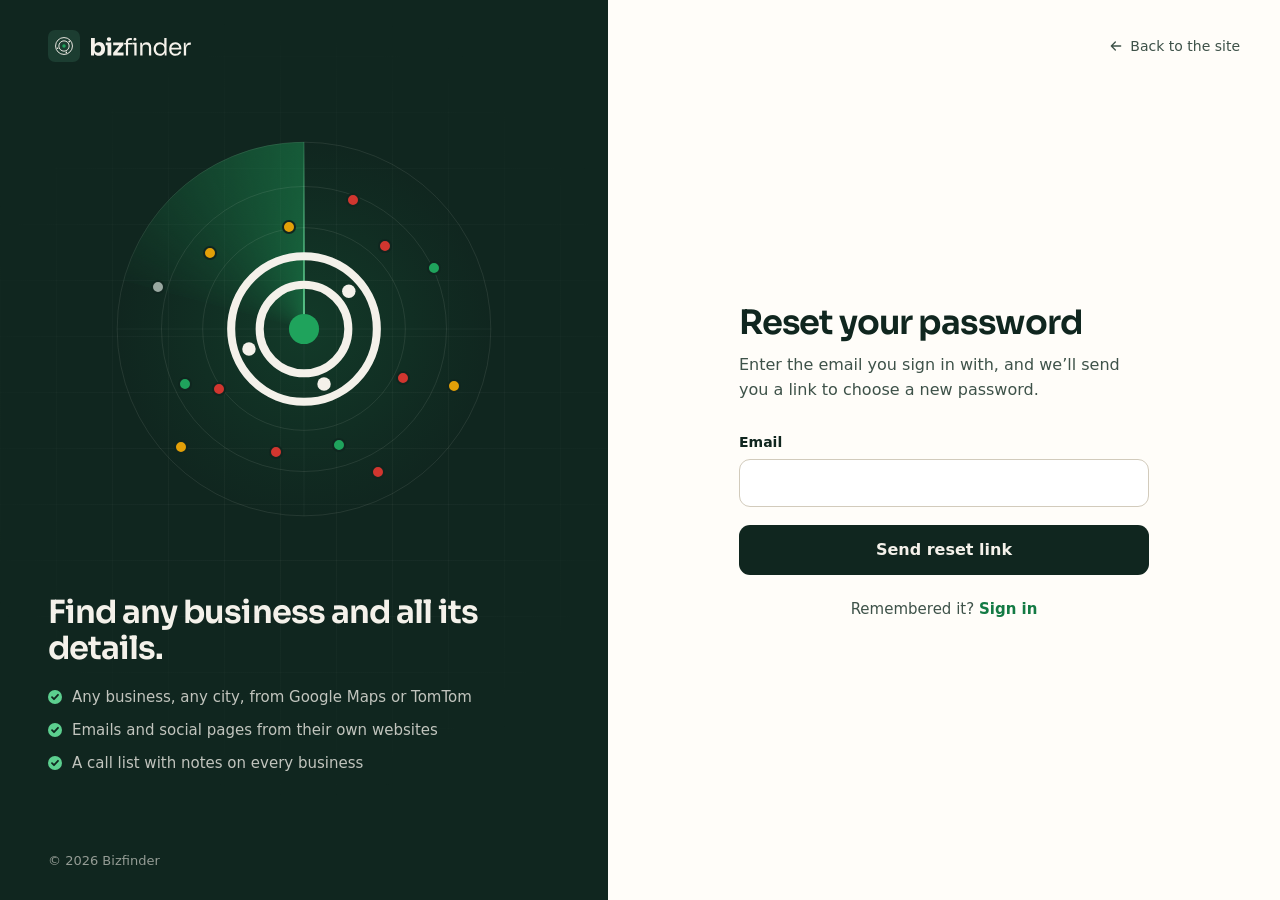
<file: forgot-password.html>
<!doctype html>
<html lang="en">
  <head>
    <meta charset="utf-8" />
    <meta name="viewport" content="width=device-width, initial-scale=1" />
    <title>Reset your password · Bizfinder</title>
    <meta name="description" content="Reset your Bizfinder password." />
    <meta name="theme-color" content="#10261f" />
    <link rel="icon" href="assets/favicon.svg" type="image/svg+xml" />
    <link rel="apple-touch-icon" href="assets/apple-touch-icon.png" />
    <link rel="preload" href="assets/sora-latin-wght-normal.woff2" as="font" type="font/woff2" crossorigin />
    <link rel="stylesheet" href="styles.css" />
    <script>
      document.documentElement.classList.add('js');
    </script>
    <script src="auth.js"></script>
    <script src="forms.js" defer></script>
  </head>
  <body class="auth-page">
    <!-- Shapes reused on the page -->
    <svg width="0" height="0" style="position: absolute" aria-hidden="true">
      <defs>
        <symbol id="wordmark" viewBox="5 -59 322 61"><path fill="currentColor" d="M31.16 1.37Q26.07 1.37 22.19 -0.8Q18.32 -2.96 16.11 -7.07Q13.91 -11.17 13.76 -17.1H15.2V0H5.55V-55.48H17.71V-27.28L14.82 -23.64Q15.05 -29.94 17.21 -34.24Q19.38 -38.53 23.18 -40.7Q26.98 -42.86 31.84 -42.86Q36.1 -42.86 39.56 -41.31Q43.02 -39.75 45.45 -36.9Q47.88 -34.05 49.21 -30.17Q50.54 -26.3 50.54 -21.74V-20.06Q50.54 -15.5 49.21 -11.63Q47.88 -7.75 45.33 -4.83Q42.79 -1.9 39.22 -0.27Q35.64 1.37 31.16 1.37ZM27.97 -8.82Q31.08 -8.82 33.4 -10.34Q35.72 -11.86 37.01 -14.63Q38.3 -17.4 38.3 -20.9Q38.3 -24.47 37.01 -27.13Q35.72 -29.79 33.4 -31.27Q31.08 -32.76 27.97 -32.76Q25.23 -32.76 22.8 -31.46Q20.37 -30.17 18.89 -27.78Q17.4 -25.38 17.4 -21.96V-19.15Q17.4 -15.88 18.96 -13.57Q20.52 -11.25 22.95 -10.03Q25.38 -8.82 27.97 -8.82Z M58.45 0V-41.65H70.61V0ZM52.9 -32.68V-41.65H70.61V-32.68ZM63.16 -45.75Q59.74 -45.75 58.11 -47.54Q56.48 -49.32 56.48 -52.06Q56.48 -54.87 58.11 -56.66Q59.74 -58.44 63.16 -58.44Q66.58 -58.44 68.22 -56.66Q69.85 -54.87 69.85 -52.06Q69.85 -49.32 68.22 -47.54Q66.58 -45.75 63.16 -45.75Z M76.62 0V-8.51L96.16 -31.92V-30.7L94.33 -32.98L95.7 -32.3H76.7V-41.65H109.46V-33.14L89.92 -9.73V-10.87L91.75 -8.59L90.38 -9.35H110.06V0Z" /><path fill="currentColor" d="M117.52 0V-42.64Q117.52 -49.4 121.09 -52.59Q124.66 -55.78 131.58 -55.78H136.6V-49.7H130.36Q127.55 -49.7 126.03 -48.15Q124.51 -46.59 124.51 -43.85V0ZM111.9 -34.66V-40.13H137.36V-34.66Z M144.58 0V-40.58H151.88V0ZM138.35 -34.81V-40.58H151.88V-34.81ZM146.64 -47.12Q144.2 -47.12 143.03 -48.41Q141.85 -49.7 141.85 -51.68Q141.85 -53.66 143.03 -54.95Q144.2 -56.24 146.64 -56.24Q149.07 -56.24 150.25 -54.95Q151.42 -53.66 151.42 -51.68Q151.42 -49.7 150.25 -48.41Q149.07 -47.12 146.64 -47.12Z M163.52 0V-40.58H169.29V-23.18H168.38Q168.38 -29.18 170.01 -33.33Q171.65 -37.47 174.99 -39.63Q178.34 -41.8 183.43 -41.8H183.73Q191.41 -41.8 195.09 -37.01Q198.78 -32.22 198.78 -23.18V0H191.48V-24.7Q191.48 -29.41 188.82 -32.26Q186.16 -35.11 181.53 -35.11Q176.74 -35.11 173.78 -32.15Q170.81 -29.18 170.81 -24.24V0Z M226.6 1.37Q222.27 1.37 218.62 -0.23Q214.98 -1.82 212.28 -4.71Q209.58 -7.6 208.1 -11.4Q206.62 -15.2 206.62 -19.61V-20.98Q206.62 -25.31 208.06 -29.11Q209.5 -32.91 212.13 -35.8Q214.75 -38.68 218.36 -40.32Q221.97 -41.95 226.38 -41.95Q231.01 -41.95 234.81 -40.01Q238.61 -38.08 241.04 -33.97Q243.48 -29.87 243.78 -23.33L240.74 -28.2V-55.48H248.04V0H242.26V-18.01H244.39Q244.08 -11.1 241.5 -6.8Q238.92 -2.51 235 -0.57Q231.09 1.37 226.6 1.37ZM227.59 -5.02Q231.32 -5.02 234.36 -6.69Q237.4 -8.36 239.22 -11.51Q241.04 -14.67 241.04 -18.92V-22.42Q241.04 -26.6 239.18 -29.53Q237.32 -32.45 234.24 -34.01Q231.16 -35.57 227.52 -35.57Q223.49 -35.57 220.41 -33.67Q217.33 -31.77 215.62 -28.35Q213.91 -24.93 213.91 -20.29Q213.91 -15.66 215.66 -12.2Q217.41 -8.74 220.52 -6.88Q223.64 -5.02 227.59 -5.02Z M276.77 1.37Q271.45 1.37 267.58 -0.46Q263.7 -2.28 261.27 -5.28Q258.84 -8.28 257.66 -12.01Q256.48 -15.73 256.48 -19.61V-20.98Q256.48 -24.93 257.66 -28.65Q258.84 -32.38 261.27 -35.38Q263.7 -38.38 267.46 -40.17Q271.22 -41.95 276.32 -41.95Q282.93 -41.95 287.22 -39.1Q291.52 -36.25 293.61 -31.77Q295.7 -27.28 295.7 -22.19V-18.92H259.67V-24.4H290.38L288.7 -21.43Q288.7 -25.76 287.34 -28.92Q285.97 -32.07 283.23 -33.82Q280.5 -35.57 276.32 -35.57Q271.98 -35.57 269.13 -33.59Q266.28 -31.62 264.88 -28.2Q263.47 -24.78 263.47 -20.29Q263.47 -15.96 264.88 -12.5Q266.28 -9.04 269.25 -7.03Q272.21 -5.02 276.77 -5.02Q281.56 -5.02 284.56 -7.14Q287.56 -9.27 288.17 -12.08H295.01Q294.18 -7.9 291.67 -4.86Q289.16 -1.82 285.36 -0.23Q281.56 1.37 276.77 1.37Z M303.53 0V-40.58H309.31V-23.86H309Q309 -32.76 312.92 -36.9Q316.83 -41.04 324.66 -41.04H326.03V-34.5H323.44Q317.36 -34.5 314.1 -31.27Q310.83 -28.04 310.83 -21.96V0Z" /></symbol>
        <symbol id="icon" viewBox="0 0 512 512">
          <rect width="512" height="512" rx="112" fill="#1c3d31" />
          <g transform="translate(96 96) scale(2.5)" fill="#F4F1EA">
            <circle cx="64" cy="64" r="54" fill="none" stroke="#F4F1EA" stroke-width="6" />
            <circle cx="64" cy="64" r="33" fill="none" stroke="#F4F1EA" stroke-width="6" />
            <circle cx="97.3" cy="36" r="5" />
            <circle cx="23.1" cy="78.9" r="5" />
            <circle cx="78.9" cy="104.9" r="5" />
            <circle cx="64" cy="64" r="11" fill="#1FA35C" />
          </g>
        </symbol>
      </defs>
    </svg>

    <div class="auth">
      <section class="auth-art" aria-label="About Bizfinder">
        <a class="logo" href="./" aria-label="Bizfinder home">
          <svg class="logo-icon" aria-hidden="true"><use href="#icon" /></svg>
          <svg class="logo-word" aria-hidden="true"><use href="#wordmark" /></svg>
        </a>
        <div class="radar auth-radar" aria-hidden="true">
          <div class="radar-field"></div>
          <div class="radar-beam"></div>
          <svg class="radar-logo" viewBox="0 0 480 480">
            <circle class="radar-range" cx="240" cy="240" r="236" />
            <circle class="radar-range" cx="240" cy="240" r="180" />
            <circle class="radar-range" cx="240" cy="240" r="128" />
            <path class="radar-cross" d="M240 4v472M4 240h472" />
            <circle class="logo-ring" cx="240" cy="240" r="92" />
            <circle class="logo-ring" cx="240" cy="240" r="56" />
            <g class="logo-moons">
              <circle cx="296.6" cy="192.4" r="8.5" />
              <circle cx="170.5" cy="265.3" r="8.5" />
              <circle cx="265.3" cy="309.5" r="8.5" />
            </g>
            <circle class="logo-core" cx="240" cy="240" r="19" />
          </svg>
          <span class="radar-ping"></span>
          <span class="radar-ping radar-ping-2"></span>
          <div class="radar-pins"><span class="pin pin-none is-lit" style="left:76.0%;top:63.0%;animation-delay:0.40s"></span><span class="pin pin-none is-lit" style="left:27.7%;top:66.0%;animation-delay:0.52s"></span><span class="pin pin-none is-lit" style="left:42.6%;top:82.5%;animation-delay:0.64s"></span><span class="pin pin-none is-lit" style="left:62.9%;top:16.2%;animation-delay:0.76s"></span><span class="pin pin-none is-lit" style="left:69.4%;top:87.8%;animation-delay:0.88s"></span><span class="pin pin-none is-lit" style="left:71.4%;top:28.3%;animation-delay:1.00s"></span><span class="pin pin-social is-lit" style="left:17.7%;top:81.3%;animation-delay:1.12s"></span><span class="pin pin-social is-lit" style="left:46.0%;top:23.4%;animation-delay:1.24s"></span><span class="pin pin-social is-lit" style="left:25.3%;top:30.0%;animation-delay:1.36s"></span><span class="pin pin-social is-lit" style="left:89.5%;top:65.2%;animation-delay:1.48s"></span><span class="pin pin-own is-lit" style="left:84.1%;top:34.1%;animation-delay:1.60s"></span><span class="pin pin-own is-lit" style="left:18.7%;top:64.6%;animation-delay:1.72s"></span><span class="pin pin-own is-lit" style="left:59.3%;top:80.6%;animation-delay:1.84s"></span><span class="pin pin-broken is-lit" style="left:11.6%;top:39.0%;animation-delay:1.96s"></span></div>
        </div>
        <div class="auth-pitch">
          <p class="auth-quote">Find any business and all its details.</p>
          <ul class="auth-points">
            <li>Any business, any city, from Google Maps or TomTom</li>
            <li>Emails and social pages from their own websites</li>
            <li>A call list with notes on every business</li>
          </ul>
        </div>
        <p class="auth-foot">© 2026 Bizfinder</p>
      </section>

      <main class="auth-main" id="main">
        <div class="auth-top">
          <a class="logo auth-logo" href="./" aria-label="Bizfinder home">
            <svg class="logo-icon" aria-hidden="true"><use href="#icon" /></svg>
          <svg class="logo-word" aria-hidden="true"><use href="#wordmark" /></svg>
          </a>
          <a class="auth-back" href="./">
            <svg class="i" viewBox="0 0 24 24" aria-hidden="true"><path d="M19 12H5M11 18l-6-6 6-6" /></svg>
            Back to the site
          </a>
        </div>
        <div class="auth-card">
          <h1>Reset your password</h1>
          <p class="auth-sub">Enter the email you sign in with, and we’ll send you a link to choose a new password.</p>
          <noscript><p class="form-error">This page needs JavaScript. Turn it on and reload the page.</p></noscript>
          <form data-form="forgot" method="post" novalidate>
            <p class="form-error" role="alert" hidden></p>
            <div class="field">
              <label for="email">Email</label>
              <input id="email" name="email" type="email" autocomplete="email" required aria-describedby="email-error" inputmode="email" />
              <p class="field-error" id="email-error" hidden></p>
            </div>
            <button class="btn btn-dark btn-lg btn-block" type="submit" data-busy="Sending…">Send reset link</button>
          </form>
          <div class="auth-done" data-done tabindex="-1" hidden>
            <span class="done-icon" aria-hidden="true"><svg viewBox="0 0 24 24"><path d="M5 12.5l4.5 4.5L19 7.5" /></svg></span>
            <h2>Check your inbox</h2>
            <p>If there’s a Bizfinder account for <b data-fill="email"></b>, a link to reset its password is on its way.</p>
            <a class="btn btn-line btn-lg btn-block" href="signin.html">Back to sign in</a>
          </div>
          <p class="auth-alt">Remembered it? <a href="signin.html">Sign in</a></p>
        </div>
      </main>
    </div>
  </body>
</html>
</file>
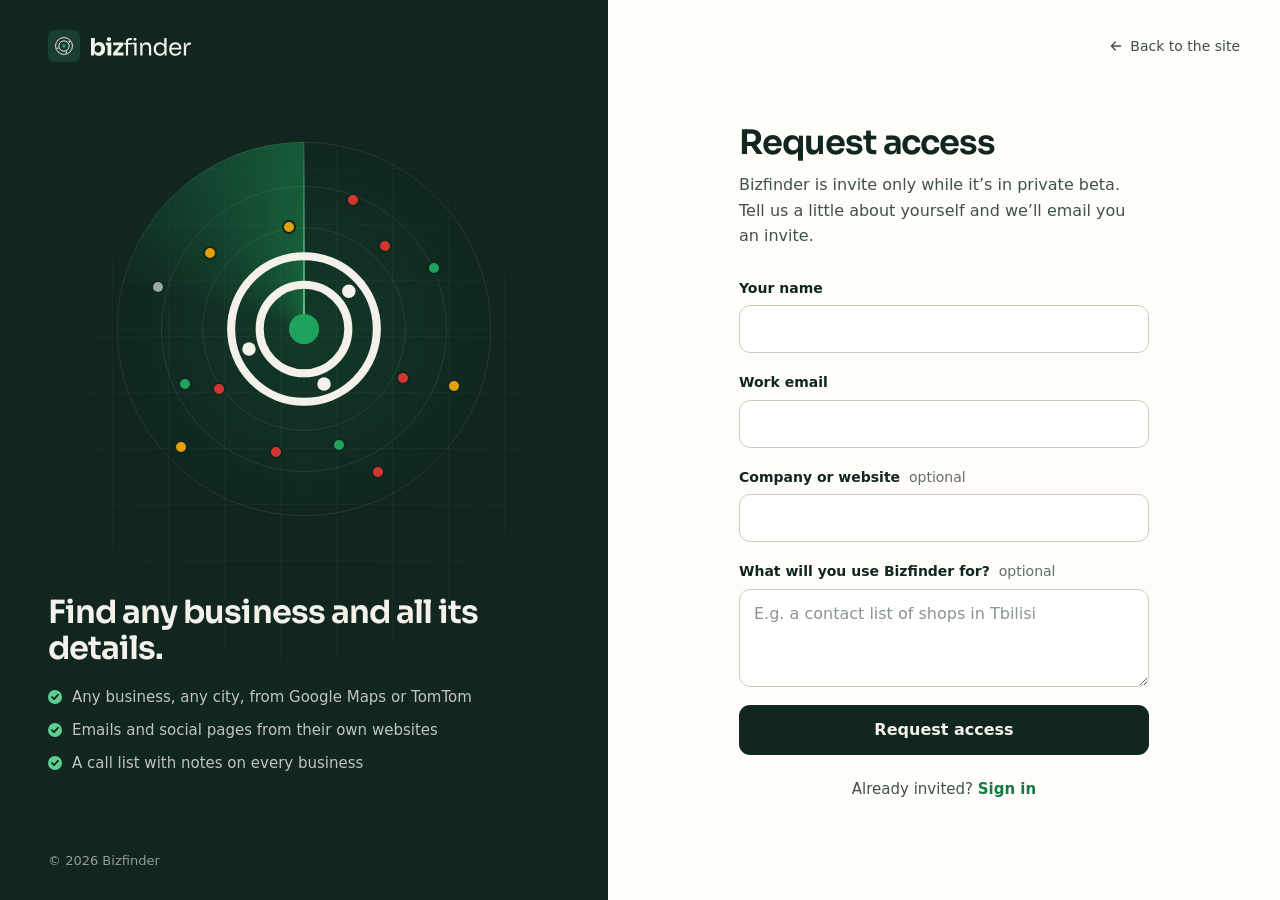
<file: request-access.html>
<!doctype html>
<html lang="en">
  <head>
    <meta charset="utf-8" />
    <meta name="viewport" content="width=device-width, initial-scale=1" />
    <title>Request access · Bizfinder</title>
    <meta name="description" content="Bizfinder is invite only. Request access and get an invite by email." />
    <meta name="theme-color" content="#10261f" />
    <link rel="icon" href="assets/favicon.svg" type="image/svg+xml" />
    <link rel="apple-touch-icon" href="assets/apple-touch-icon.png" />
    <link rel="preload" href="assets/sora-latin-wght-normal.woff2" as="font" type="font/woff2" crossorigin />
    <link rel="stylesheet" href="styles.css" />
    <script>
      document.documentElement.classList.add('js');
    </script>
    <script src="auth.js"></script>
    <script src="forms.js" defer></script>
  </head>
  <body class="auth-page">
    <!-- Shapes reused on the page -->
    <svg width="0" height="0" style="position: absolute" aria-hidden="true">
      <defs>
        <symbol id="wordmark" viewBox="5 -59 322 61"><path fill="currentColor" d="M31.16 1.37Q26.07 1.37 22.19 -0.8Q18.32 -2.96 16.11 -7.07Q13.91 -11.17 13.76 -17.1H15.2V0H5.55V-55.48H17.71V-27.28L14.82 -23.64Q15.05 -29.94 17.21 -34.24Q19.38 -38.53 23.18 -40.7Q26.98 -42.86 31.84 -42.86Q36.1 -42.86 39.56 -41.31Q43.02 -39.75 45.45 -36.9Q47.88 -34.05 49.21 -30.17Q50.54 -26.3 50.54 -21.74V-20.06Q50.54 -15.5 49.21 -11.63Q47.88 -7.75 45.33 -4.83Q42.79 -1.9 39.22 -0.27Q35.64 1.37 31.16 1.37ZM27.97 -8.82Q31.08 -8.82 33.4 -10.34Q35.72 -11.86 37.01 -14.63Q38.3 -17.4 38.3 -20.9Q38.3 -24.47 37.01 -27.13Q35.72 -29.79 33.4 -31.27Q31.08 -32.76 27.97 -32.76Q25.23 -32.76 22.8 -31.46Q20.37 -30.17 18.89 -27.78Q17.4 -25.38 17.4 -21.96V-19.15Q17.4 -15.88 18.96 -13.57Q20.52 -11.25 22.95 -10.03Q25.38 -8.82 27.97 -8.82Z M58.45 0V-41.65H70.61V0ZM52.9 -32.68V-41.65H70.61V-32.68ZM63.16 -45.75Q59.74 -45.75 58.11 -47.54Q56.48 -49.32 56.48 -52.06Q56.48 -54.87 58.11 -56.66Q59.74 -58.44 63.16 -58.44Q66.58 -58.44 68.22 -56.66Q69.85 -54.87 69.85 -52.06Q69.85 -49.32 68.22 -47.54Q66.58 -45.75 63.16 -45.75Z M76.62 0V-8.51L96.16 -31.92V-30.7L94.33 -32.98L95.7 -32.3H76.7V-41.65H109.46V-33.14L89.92 -9.73V-10.87L91.75 -8.59L90.38 -9.35H110.06V0Z" /><path fill="currentColor" d="M117.52 0V-42.64Q117.52 -49.4 121.09 -52.59Q124.66 -55.78 131.58 -55.78H136.6V-49.7H130.36Q127.55 -49.7 126.03 -48.15Q124.51 -46.59 124.51 -43.85V0ZM111.9 -34.66V-40.13H137.36V-34.66Z M144.58 0V-40.58H151.88V0ZM138.35 -34.81V-40.58H151.88V-34.81ZM146.64 -47.12Q144.2 -47.12 143.03 -48.41Q141.85 -49.7 141.85 -51.68Q141.85 -53.66 143.03 -54.95Q144.2 -56.24 146.64 -56.24Q149.07 -56.24 150.25 -54.95Q151.42 -53.66 151.42 -51.68Q151.42 -49.7 150.25 -48.41Q149.07 -47.12 146.64 -47.12Z M163.52 0V-40.58H169.29V-23.18H168.38Q168.38 -29.18 170.01 -33.33Q171.65 -37.47 174.99 -39.63Q178.34 -41.8 183.43 -41.8H183.73Q191.41 -41.8 195.09 -37.01Q198.78 -32.22 198.78 -23.18V0H191.48V-24.7Q191.48 -29.41 188.82 -32.26Q186.16 -35.11 181.53 -35.11Q176.74 -35.11 173.78 -32.15Q170.81 -29.18 170.81 -24.24V0Z M226.6 1.37Q222.27 1.37 218.62 -0.23Q214.98 -1.82 212.28 -4.71Q209.58 -7.6 208.1 -11.4Q206.62 -15.2 206.62 -19.61V-20.98Q206.62 -25.31 208.06 -29.11Q209.5 -32.91 212.13 -35.8Q214.75 -38.68 218.36 -40.32Q221.97 -41.95 226.38 -41.95Q231.01 -41.95 234.81 -40.01Q238.61 -38.08 241.04 -33.97Q243.48 -29.87 243.78 -23.33L240.74 -28.2V-55.48H248.04V0H242.26V-18.01H244.39Q244.08 -11.1 241.5 -6.8Q238.92 -2.51 235 -0.57Q231.09 1.37 226.6 1.37ZM227.59 -5.02Q231.32 -5.02 234.36 -6.69Q237.4 -8.36 239.22 -11.51Q241.04 -14.67 241.04 -18.92V-22.42Q241.04 -26.6 239.18 -29.53Q237.32 -32.45 234.24 -34.01Q231.16 -35.57 227.52 -35.57Q223.49 -35.57 220.41 -33.67Q217.33 -31.77 215.62 -28.35Q213.91 -24.93 213.91 -20.29Q213.91 -15.66 215.66 -12.2Q217.41 -8.74 220.52 -6.88Q223.64 -5.02 227.59 -5.02Z M276.77 1.37Q271.45 1.37 267.58 -0.46Q263.7 -2.28 261.27 -5.28Q258.84 -8.28 257.66 -12.01Q256.48 -15.73 256.48 -19.61V-20.98Q256.48 -24.93 257.66 -28.65Q258.84 -32.38 261.27 -35.38Q263.7 -38.38 267.46 -40.17Q271.22 -41.95 276.32 -41.95Q282.93 -41.95 287.22 -39.1Q291.52 -36.25 293.61 -31.77Q295.7 -27.28 295.7 -22.19V-18.92H259.67V-24.4H290.38L288.7 -21.43Q288.7 -25.76 287.34 -28.92Q285.97 -32.07 283.23 -33.82Q280.5 -35.57 276.32 -35.57Q271.98 -35.57 269.13 -33.59Q266.28 -31.62 264.88 -28.2Q263.47 -24.78 263.47 -20.29Q263.47 -15.96 264.88 -12.5Q266.28 -9.04 269.25 -7.03Q272.21 -5.02 276.77 -5.02Q281.56 -5.02 284.56 -7.14Q287.56 -9.27 288.17 -12.08H295.01Q294.18 -7.9 291.67 -4.86Q289.16 -1.82 285.36 -0.23Q281.56 1.37 276.77 1.37Z M303.53 0V-40.58H309.31V-23.86H309Q309 -32.76 312.92 -36.9Q316.83 -41.04 324.66 -41.04H326.03V-34.5H323.44Q317.36 -34.5 314.1 -31.27Q310.83 -28.04 310.83 -21.96V0Z" /></symbol>
        <symbol id="icon" viewBox="0 0 512 512">
          <rect width="512" height="512" rx="112" fill="#1c3d31" />
          <g transform="translate(96 96) scale(2.5)" fill="#F4F1EA">
            <circle cx="64" cy="64" r="54" fill="none" stroke="#F4F1EA" stroke-width="6" />
            <circle cx="64" cy="64" r="33" fill="none" stroke="#F4F1EA" stroke-width="6" />
            <circle cx="97.3" cy="36" r="5" />
            <circle cx="23.1" cy="78.9" r="5" />
            <circle cx="78.9" cy="104.9" r="5" />
            <circle cx="64" cy="64" r="11" fill="#1FA35C" />
          </g>
        </symbol>
      </defs>
    </svg>

    <div class="auth">
      <section class="auth-art" aria-label="About Bizfinder">
        <a class="logo" href="./" aria-label="Bizfinder home">
          <svg class="logo-icon" aria-hidden="true"><use href="#icon" /></svg>
          <svg class="logo-word" aria-hidden="true"><use href="#wordmark" /></svg>
        </a>
        <div class="radar auth-radar" aria-hidden="true">
          <div class="radar-field"></div>
          <div class="radar-beam"></div>
          <svg class="radar-logo" viewBox="0 0 480 480">
            <circle class="radar-range" cx="240" cy="240" r="236" />
            <circle class="radar-range" cx="240" cy="240" r="180" />
            <circle class="radar-range" cx="240" cy="240" r="128" />
            <path class="radar-cross" d="M240 4v472M4 240h472" />
            <circle class="logo-ring" cx="240" cy="240" r="92" />
            <circle class="logo-ring" cx="240" cy="240" r="56" />
            <g class="logo-moons">
              <circle cx="296.6" cy="192.4" r="8.5" />
              <circle cx="170.5" cy="265.3" r="8.5" />
              <circle cx="265.3" cy="309.5" r="8.5" />
            </g>
            <circle class="logo-core" cx="240" cy="240" r="19" />
          </svg>
          <span class="radar-ping"></span>
          <span class="radar-ping radar-ping-2"></span>
          <div class="radar-pins"><span class="pin pin-none is-lit" style="left:76.0%;top:63.0%;animation-delay:0.40s"></span><span class="pin pin-none is-lit" style="left:27.7%;top:66.0%;animation-delay:0.52s"></span><span class="pin pin-none is-lit" style="left:42.6%;top:82.5%;animation-delay:0.64s"></span><span class="pin pin-none is-lit" style="left:62.9%;top:16.2%;animation-delay:0.76s"></span><span class="pin pin-none is-lit" style="left:69.4%;top:87.8%;animation-delay:0.88s"></span><span class="pin pin-none is-lit" style="left:71.4%;top:28.3%;animation-delay:1.00s"></span><span class="pin pin-social is-lit" style="left:17.7%;top:81.3%;animation-delay:1.12s"></span><span class="pin pin-social is-lit" style="left:46.0%;top:23.4%;animation-delay:1.24s"></span><span class="pin pin-social is-lit" style="left:25.3%;top:30.0%;animation-delay:1.36s"></span><span class="pin pin-social is-lit" style="left:89.5%;top:65.2%;animation-delay:1.48s"></span><span class="pin pin-own is-lit" style="left:84.1%;top:34.1%;animation-delay:1.60s"></span><span class="pin pin-own is-lit" style="left:18.7%;top:64.6%;animation-delay:1.72s"></span><span class="pin pin-own is-lit" style="left:59.3%;top:80.6%;animation-delay:1.84s"></span><span class="pin pin-broken is-lit" style="left:11.6%;top:39.0%;animation-delay:1.96s"></span></div>
        </div>
        <div class="auth-pitch">
          <p class="auth-quote">Find any business and all its details.</p>
          <ul class="auth-points">
            <li>Any business, any city, from Google Maps or TomTom</li>
            <li>Emails and social pages from their own websites</li>
            <li>A call list with notes on every business</li>
          </ul>
        </div>
        <p class="auth-foot">© 2026 Bizfinder</p>
      </section>

      <main class="auth-main" id="main">
        <div class="auth-top">
          <a class="logo auth-logo" href="./" aria-label="Bizfinder home">
            <svg class="logo-icon" aria-hidden="true"><use href="#icon" /></svg>
          <svg class="logo-word" aria-hidden="true"><use href="#wordmark" /></svg>
          </a>
          <a class="auth-back" href="./">
            <svg class="i" viewBox="0 0 24 24" aria-hidden="true"><path d="M19 12H5M11 18l-6-6 6-6" /></svg>
            Back to the site
          </a>
        </div>
        <div class="auth-card">
          <h1>Request access</h1>
          <p class="auth-sub">
            Bizfinder is invite only while it’s in private beta. Tell us a little about yourself and we’ll email you an
            invite.
          </p>
          <noscript><p class="form-error">This page needs JavaScript. Turn it on and reload the page.</p></noscript>
          <form data-form="request" method="post" novalidate>
            <p class="form-error" role="alert" hidden></p>
            <div class="field">
              <label for="name">Your name</label>
              <input id="name" name="name" type="text" autocomplete="name" required aria-describedby="name-error" />
              <p class="field-error" id="name-error" hidden></p>
            </div>
            <div class="field">
              <label for="email">Work email</label>
              <input id="email" name="email" type="email" autocomplete="email" required aria-describedby="email-error" inputmode="email" />
              <p class="field-error" id="email-error" hidden></p>
            </div>
            <div class="field">
              <label for="company">Company or website <span class="optional">optional</span></label>
              <input id="company" name="company" type="text" autocomplete="organization" aria-describedby="company-error" />
              <p class="field-error" id="company-error" hidden></p>
            </div>
            <div class="field">
              <label for="note">What will you use Bizfinder for? <span class="optional">optional</span></label>
              <textarea id="note" name="note" rows="3" aria-describedby="note-error" placeholder="E.g. a contact list of shops in Tbilisi"></textarea>
              <p class="field-error" id="note-error" hidden></p>
            </div>
            <button class="btn btn-dark btn-lg btn-block" type="submit" data-busy="Sending…">Request access</button>
          </form>
          <div class="auth-done" data-done tabindex="-1" hidden>
            <span class="done-icon" aria-hidden="true"><svg viewBox="0 0 24 24"><path d="M5 12.5l4.5 4.5L19 7.5" /></svg></span>
            <h2>Thanks, <span data-fill="name"></span>.</h2>
            <p>We’ll email <b data-fill="email"></b> when your invite is ready.</p>
            <a class="btn btn-line btn-lg btn-block" href="./">Back to the site</a>
          </div>
          <p class="auth-alt">Already invited? <a href="signin.html">Sign in</a></p>
        </div>
      </main>
    </div>
  </body>
</html>
</file>
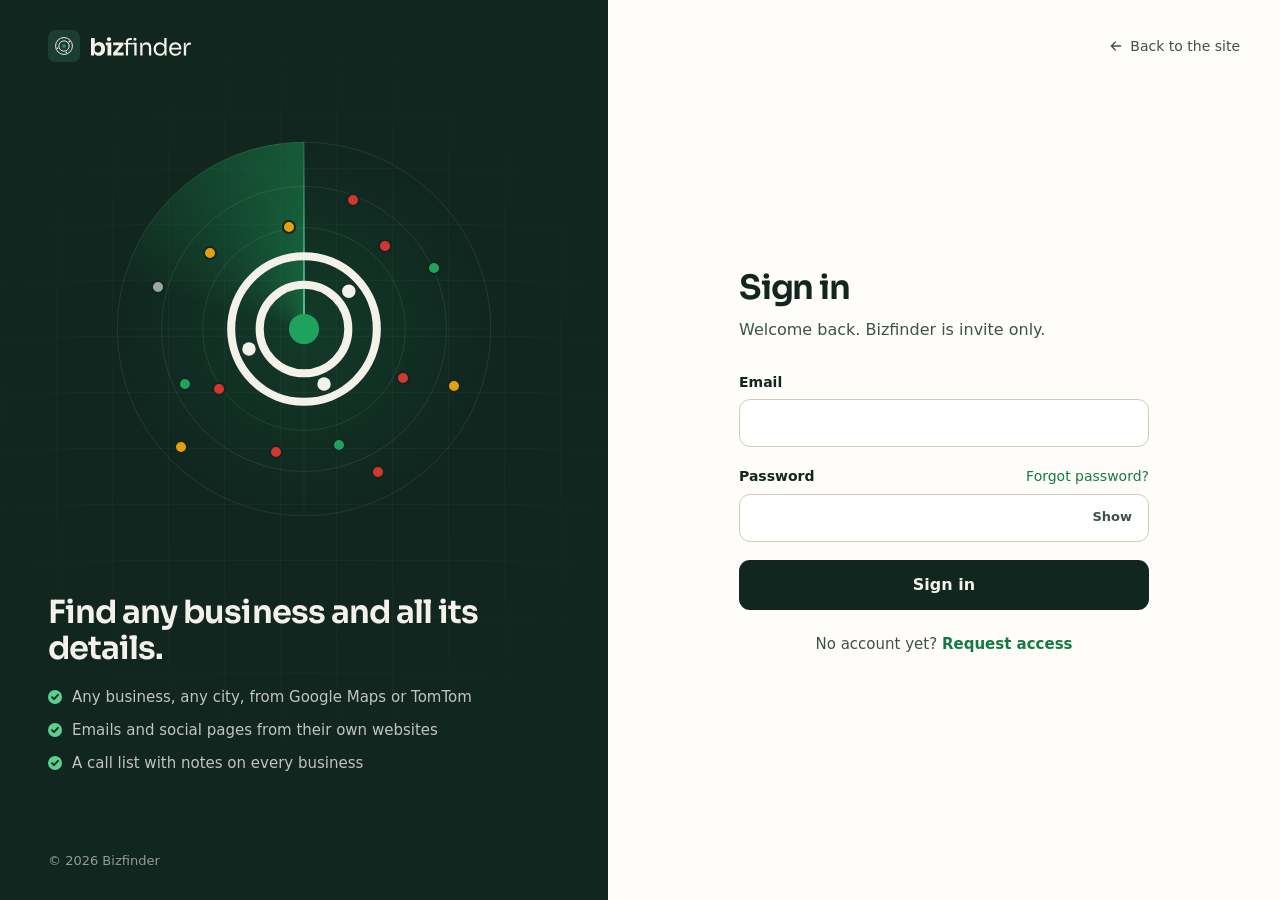
<file: signin.html>
<!doctype html>
<html lang="en">
  <head>
    <meta charset="utf-8" />
    <meta name="viewport" content="width=device-width, initial-scale=1" />
    <title>Sign in · Bizfinder</title>
    <meta name="description" content="Sign in to Bizfinder." />
    <meta name="theme-color" content="#10261f" />
    <link rel="icon" href="assets/favicon.svg" type="image/svg+xml" />
    <link rel="apple-touch-icon" href="assets/apple-touch-icon.png" />
    <link rel="preload" href="assets/sora-latin-wght-normal.woff2" as="font" type="font/woff2" crossorigin />
    <link rel="stylesheet" href="styles.css" />
    <script>
      document.documentElement.classList.add('js');
    </script>
    <script src="auth.js"></script>
    <script src="forms.js" defer></script>
  </head>
  <body class="auth-page">
    <!-- Shapes reused on the page -->
    <svg width="0" height="0" style="position: absolute" aria-hidden="true">
      <defs>
        <symbol id="wordmark" viewBox="5 -59 322 61"><path fill="currentColor" d="M31.16 1.37Q26.07 1.37 22.19 -0.8Q18.32 -2.96 16.11 -7.07Q13.91 -11.17 13.76 -17.1H15.2V0H5.55V-55.48H17.71V-27.28L14.82 -23.64Q15.05 -29.94 17.21 -34.24Q19.38 -38.53 23.18 -40.7Q26.98 -42.86 31.84 -42.86Q36.1 -42.86 39.56 -41.31Q43.02 -39.75 45.45 -36.9Q47.88 -34.05 49.21 -30.17Q50.54 -26.3 50.54 -21.74V-20.06Q50.54 -15.5 49.21 -11.63Q47.88 -7.75 45.33 -4.83Q42.79 -1.9 39.22 -0.27Q35.64 1.37 31.16 1.37ZM27.97 -8.82Q31.08 -8.82 33.4 -10.34Q35.72 -11.86 37.01 -14.63Q38.3 -17.4 38.3 -20.9Q38.3 -24.47 37.01 -27.13Q35.72 -29.79 33.4 -31.27Q31.08 -32.76 27.97 -32.76Q25.23 -32.76 22.8 -31.46Q20.37 -30.17 18.89 -27.78Q17.4 -25.38 17.4 -21.96V-19.15Q17.4 -15.88 18.96 -13.57Q20.52 -11.25 22.95 -10.03Q25.38 -8.82 27.97 -8.82Z M58.45 0V-41.65H70.61V0ZM52.9 -32.68V-41.65H70.61V-32.68ZM63.16 -45.75Q59.74 -45.75 58.11 -47.54Q56.48 -49.32 56.48 -52.06Q56.48 -54.87 58.11 -56.66Q59.74 -58.44 63.16 -58.44Q66.58 -58.44 68.22 -56.66Q69.85 -54.87 69.85 -52.06Q69.85 -49.32 68.22 -47.54Q66.58 -45.75 63.16 -45.75Z M76.62 0V-8.51L96.16 -31.92V-30.7L94.33 -32.98L95.7 -32.3H76.7V-41.65H109.46V-33.14L89.92 -9.73V-10.87L91.75 -8.59L90.38 -9.35H110.06V0Z" /><path fill="currentColor" d="M117.52 0V-42.64Q117.52 -49.4 121.09 -52.59Q124.66 -55.78 131.58 -55.78H136.6V-49.7H130.36Q127.55 -49.7 126.03 -48.15Q124.51 -46.59 124.51 -43.85V0ZM111.9 -34.66V-40.13H137.36V-34.66Z M144.58 0V-40.58H151.88V0ZM138.35 -34.81V-40.58H151.88V-34.81ZM146.64 -47.12Q144.2 -47.12 143.03 -48.41Q141.85 -49.7 141.85 -51.68Q141.85 -53.66 143.03 -54.95Q144.2 -56.24 146.64 -56.24Q149.07 -56.24 150.25 -54.95Q151.42 -53.66 151.42 -51.68Q151.42 -49.7 150.25 -48.41Q149.07 -47.12 146.64 -47.12Z M163.52 0V-40.58H169.29V-23.18H168.38Q168.38 -29.18 170.01 -33.33Q171.65 -37.47 174.99 -39.63Q178.34 -41.8 183.43 -41.8H183.73Q191.41 -41.8 195.09 -37.01Q198.78 -32.22 198.78 -23.18V0H191.48V-24.7Q191.48 -29.41 188.82 -32.26Q186.16 -35.11 181.53 -35.11Q176.74 -35.11 173.78 -32.15Q170.81 -29.18 170.81 -24.24V0Z M226.6 1.37Q222.27 1.37 218.62 -0.23Q214.98 -1.82 212.28 -4.71Q209.58 -7.6 208.1 -11.4Q206.62 -15.2 206.62 -19.61V-20.98Q206.62 -25.31 208.06 -29.11Q209.5 -32.91 212.13 -35.8Q214.75 -38.68 218.36 -40.32Q221.97 -41.95 226.38 -41.95Q231.01 -41.95 234.81 -40.01Q238.61 -38.08 241.04 -33.97Q243.48 -29.87 243.78 -23.33L240.74 -28.2V-55.48H248.04V0H242.26V-18.01H244.39Q244.08 -11.1 241.5 -6.8Q238.92 -2.51 235 -0.57Q231.09 1.37 226.6 1.37ZM227.59 -5.02Q231.32 -5.02 234.36 -6.69Q237.4 -8.36 239.22 -11.51Q241.04 -14.67 241.04 -18.92V-22.42Q241.04 -26.6 239.18 -29.53Q237.32 -32.45 234.24 -34.01Q231.16 -35.57 227.52 -35.57Q223.49 -35.57 220.41 -33.67Q217.33 -31.77 215.62 -28.35Q213.91 -24.93 213.91 -20.29Q213.91 -15.66 215.66 -12.2Q217.41 -8.74 220.52 -6.88Q223.64 -5.02 227.59 -5.02Z M276.77 1.37Q271.45 1.37 267.58 -0.46Q263.7 -2.28 261.27 -5.28Q258.84 -8.28 257.66 -12.01Q256.48 -15.73 256.48 -19.61V-20.98Q256.48 -24.93 257.66 -28.65Q258.84 -32.38 261.27 -35.38Q263.7 -38.38 267.46 -40.17Q271.22 -41.95 276.32 -41.95Q282.93 -41.95 287.22 -39.1Q291.52 -36.25 293.61 -31.77Q295.7 -27.28 295.7 -22.19V-18.92H259.67V-24.4H290.38L288.7 -21.43Q288.7 -25.76 287.34 -28.92Q285.97 -32.07 283.23 -33.82Q280.5 -35.57 276.32 -35.57Q271.98 -35.57 269.13 -33.59Q266.28 -31.62 264.88 -28.2Q263.47 -24.78 263.47 -20.29Q263.47 -15.96 264.88 -12.5Q266.28 -9.04 269.25 -7.03Q272.21 -5.02 276.77 -5.02Q281.56 -5.02 284.56 -7.14Q287.56 -9.27 288.17 -12.08H295.01Q294.18 -7.9 291.67 -4.86Q289.16 -1.82 285.36 -0.23Q281.56 1.37 276.77 1.37Z M303.53 0V-40.58H309.31V-23.86H309Q309 -32.76 312.92 -36.9Q316.83 -41.04 324.66 -41.04H326.03V-34.5H323.44Q317.36 -34.5 314.1 -31.27Q310.83 -28.04 310.83 -21.96V0Z" /></symbol>
        <symbol id="icon" viewBox="0 0 512 512">
          <rect width="512" height="512" rx="112" fill="#1c3d31" />
          <g transform="translate(96 96) scale(2.5)" fill="#F4F1EA">
            <circle cx="64" cy="64" r="54" fill="none" stroke="#F4F1EA" stroke-width="6" />
            <circle cx="64" cy="64" r="33" fill="none" stroke="#F4F1EA" stroke-width="6" />
            <circle cx="97.3" cy="36" r="5" />
            <circle cx="23.1" cy="78.9" r="5" />
            <circle cx="78.9" cy="104.9" r="5" />
            <circle cx="64" cy="64" r="11" fill="#1FA35C" />
          </g>
        </symbol>
      </defs>
    </svg>

    <div class="auth">
      <section class="auth-art" aria-label="About Bizfinder">
        <a class="logo" href="./" aria-label="Bizfinder home">
          <svg class="logo-icon" aria-hidden="true"><use href="#icon" /></svg>
          <svg class="logo-word" aria-hidden="true"><use href="#wordmark" /></svg>
        </a>
        <div class="radar auth-radar" aria-hidden="true">
          <div class="radar-field"></div>
          <div class="radar-beam"></div>
          <svg class="radar-logo" viewBox="0 0 480 480">
            <circle class="radar-range" cx="240" cy="240" r="236" />
            <circle class="radar-range" cx="240" cy="240" r="180" />
            <circle class="radar-range" cx="240" cy="240" r="128" />
            <path class="radar-cross" d="M240 4v472M4 240h472" />
            <circle class="logo-ring" cx="240" cy="240" r="92" />
            <circle class="logo-ring" cx="240" cy="240" r="56" />
            <g class="logo-moons">
              <circle cx="296.6" cy="192.4" r="8.5" />
              <circle cx="170.5" cy="265.3" r="8.5" />
              <circle cx="265.3" cy="309.5" r="8.5" />
            </g>
            <circle class="logo-core" cx="240" cy="240" r="19" />
          </svg>
          <span class="radar-ping"></span>
          <span class="radar-ping radar-ping-2"></span>
          <div class="radar-pins"><span class="pin pin-none is-lit" style="left:76.0%;top:63.0%;animation-delay:0.40s"></span><span class="pin pin-none is-lit" style="left:27.7%;top:66.0%;animation-delay:0.52s"></span><span class="pin pin-none is-lit" style="left:42.6%;top:82.5%;animation-delay:0.64s"></span><span class="pin pin-none is-lit" style="left:62.9%;top:16.2%;animation-delay:0.76s"></span><span class="pin pin-none is-lit" style="left:69.4%;top:87.8%;animation-delay:0.88s"></span><span class="pin pin-none is-lit" style="left:71.4%;top:28.3%;animation-delay:1.00s"></span><span class="pin pin-social is-lit" style="left:17.7%;top:81.3%;animation-delay:1.12s"></span><span class="pin pin-social is-lit" style="left:46.0%;top:23.4%;animation-delay:1.24s"></span><span class="pin pin-social is-lit" style="left:25.3%;top:30.0%;animation-delay:1.36s"></span><span class="pin pin-social is-lit" style="left:89.5%;top:65.2%;animation-delay:1.48s"></span><span class="pin pin-own is-lit" style="left:84.1%;top:34.1%;animation-delay:1.60s"></span><span class="pin pin-own is-lit" style="left:18.7%;top:64.6%;animation-delay:1.72s"></span><span class="pin pin-own is-lit" style="left:59.3%;top:80.6%;animation-delay:1.84s"></span><span class="pin pin-broken is-lit" style="left:11.6%;top:39.0%;animation-delay:1.96s"></span></div>
        </div>
        <div class="auth-pitch">
          <p class="auth-quote">Find any business and all its details.</p>
          <ul class="auth-points">
            <li>Any business, any city, from Google Maps or TomTom</li>
            <li>Emails and social pages from their own websites</li>
            <li>A call list with notes on every business</li>
          </ul>
        </div>
        <p class="auth-foot">© 2026 Bizfinder</p>
      </section>

      <main class="auth-main" id="main">
        <div class="auth-top">
          <a class="logo auth-logo" href="./" aria-label="Bizfinder home">
            <svg class="logo-icon" aria-hidden="true"><use href="#icon" /></svg>
          <svg class="logo-word" aria-hidden="true"><use href="#wordmark" /></svg>
          </a>
          <a class="auth-back" href="./">
            <svg class="i" viewBox="0 0 24 24" aria-hidden="true"><path d="M19 12H5M11 18l-6-6 6-6" /></svg>
            Back to the site
          </a>
        </div>
        <div class="auth-card">
          <h1>Sign in</h1>
          <p class="auth-sub">Welcome back. Bizfinder is invite only.</p>
          <noscript><p class="form-error">This page needs JavaScript. Turn it on and reload the page.</p></noscript>
          <form data-form="signin" method="post" novalidate>
            <p class="form-error" role="alert" hidden></p>
            <div class="field">
              <label for="email">Email</label>
              <input id="email" name="email" type="email" autocomplete="email" required aria-describedby="email-error" inputmode="email" />
              <p class="field-error" id="email-error" hidden></p>
            </div>
            <div class="field">
              <div class="field-top"><label for="password">Password</label><a class="field-link" href="forgot-password.html">Forgot password?</a></div>
              <div class="password">
                <input id="password" name="password" type="password" autocomplete="current-password" required aria-describedby="password-error" />
                <button type="button" class="pw-toggle" data-reveal="password" aria-controls="password" aria-pressed="false">Show</button>
              </div>
              <p class="field-error" id="password-error" hidden></p>
            </div>
            <button class="btn btn-dark btn-lg btn-block" type="submit" data-busy="Signing in…">Sign in</button>
          </form>
          <p class="auth-alt">No account yet? <a href="request-access.html">Request access</a></p>
        </div>
      </main>
    </div>
  </body>
</html>
</file>
<file: styles.css>
/* Bizfinder project page. Colours and type follow the logo (brand/README.txt):
   ink #10261F, cream #F4F1EA, green #1FA35C, Sora for headings. */

@font-face {
  font-family: "Sora";
  src: url("assets/sora-latin-wght-normal.woff2") format("woff2");
  font-weight: 100 800;
  font-display: swap;
  /* Latin only: Georgian falls back to the system font */
  unicode-range: U+0000-00FF, U+0131, U+0152-0153, U+02BB-02BC, U+02C6, U+02DA, U+02DC, U+2000-206F, U+20AC, U+2122, U+2212;
}

:root {
  --ink: #10261f;
  --ink-2: #3e5249;
  --ink-3: #607068;
  --cream: #f4f1ea;
  --paper: #fffdf9;
  --paper-2: #faf7f1;
  --paper-3: #efebe2;
  --line: #e5e0d5;
  --line-strong: #d2cbbc;
  --green: #1fa35c;
  --green-hover: #27b866;
  --green-text: #137a44;
  --green-light: #5ccf8f;
  --green-soft: #e3f1e7;
  --dark-2: #163229;
  --dark-line: rgb(244 241 234 / 0.12);
  --on-dark-2: rgb(244 241 234 / 0.78);
  --on-dark-3: rgb(244 241 234 / 0.58);

  /* Web presence, as in the app: green for a working site, then amber, red for none */
  --k-own: #1fa35c;
  --k-social: #e3a008;
  --k-broken: #5b6b64;
  --k-none: #d1362f;

  --good-bg: #dff1e5;
  --good-ink: #17663a;
  --warn-bg: #fbefcf;
  --warn-ink: #7f5307;
  --bad-bg: #fbe2df;
  --bad-ink: #a2251f;

  --display: "Sora", system-ui, -apple-system, "Segoe UI", Roboto, "Noto Sans Georgian", sans-serif;
  --body: system-ui, -apple-system, "Segoe UI", Roboto, "Noto Sans Georgian", sans-serif;
  --mono: ui-monospace, "SF Mono", Menlo, Consolas, monospace;
  --ease: cubic-bezier(0.2, 0.7, 0.2, 1);
  --shadow: 0 1px 2px rgb(16 38 31 / 0.05), 0 2px 6px rgb(16 38 31 / 0.06);
  --shadow-lg: 0 30px 80px -20px rgb(16 38 31 / 0.35), 0 10px 24px -10px rgb(16 38 31 / 0.2);
  --gutter: 20px;

  color-scheme: light;
}

*,
*::before,
*::after {
  box-sizing: border-box;
}

html {
  scroll-behavior: smooth;
  scroll-padding-top: 80px;
  -webkit-text-size-adjust: 100%;
}

body {
  margin: 0;
  background: var(--cream);
  color: var(--ink);
  font: 16px/1.6 var(--body);
  -webkit-font-smoothing: antialiased;
  overflow-x: hidden;
}

h1,
h2,
h3,
h4,
p,
ul,
ol,
pre {
  margin: 0;
}

ul,
ol {
  padding: 0;
  list-style: none;
}

a {
  color: inherit;
}

button {
  font: inherit;
  color: inherit;
}

/* Hidden stays hidden, even for elements styled as flex (e.g. a .btn) */
[hidden] {
  display: none !important;
}

:focus-visible {
  outline: 2px solid var(--green);
  outline-offset: 3px;
  border-radius: 4px;
}

.wrap {
  width: min(100% - 2 * var(--gutter), 1160px);
  margin-inline: auto;
}

.skip {
  position: absolute;
  top: 8px;
  left: 8px;
  z-index: 100;
  padding: 8px 14px;
  border-radius: 8px;
  background: var(--cream);
  color: var(--ink);
  translate: 0 -150%;
}

.skip:focus {
  translate: 0 0;
}

.i {
  width: 18px;
  height: 18px;
  flex: none;
  fill: none;
  stroke: currentColor;
  stroke-width: 2;
  stroke-linecap: round;
  stroke-linejoin: round;
}

.i-gh {
  width: 18px;
  height: 18px;
  flex: none;
}

/* ---------- Buttons ---------- */
.btn {
  display: inline-flex;
  align-items: center;
  justify-content: center;
  gap: 8px;
  height: 42px;
  padding: 0 18px;
  border: 1px solid transparent;
  border-radius: 11px;
  font-weight: 600;
  white-space: nowrap;
  text-decoration: none;
  transition:
    background 0.2s,
    border-color 0.2s,
    translate 0.2s var(--ease),
    box-shadow 0.2s;
}

.btn:hover {
  translate: 0 -2px;
}

.btn-sm {
  height: 36px;
  padding: 0 13px;
  font-size: 14px;
}

.btn-lg {
  height: 50px;
  padding: 0 22px;
  font-size: 16px;
}

.btn-green {
  background: var(--green);
  color: var(--ink);
  box-shadow: 0 10px 30px -10px rgb(31 163 92 / 0.7);
}

.btn-green:hover {
  background: var(--green-hover);
}

.btn-ghost {
  border-color: rgb(244 241 234 / 0.28);
  color: var(--cream);
}

.btn-ghost:hover {
  border-color: rgb(244 241 234 / 0.5);
  background: rgb(244 241 234 / 0.07);
}

.btn-dark {
  background: var(--ink);
  color: var(--cream);
}

.btn-dark:hover {
  background: #1e3d33;
}

/* ---------- Header ---------- */
.top {
  position: sticky;
  top: 0;
  z-index: 50;
  border-bottom: 1px solid transparent;
  background: rgb(16 38 31 / 0.96);
  color: var(--cream);
  -webkit-backdrop-filter: blur(14px) saturate(1.4);
  backdrop-filter: blur(14px) saturate(1.4);
  transition:
    border-color 0.3s,
    box-shadow 0.3s;
}

.top.is-scrolled {
  border-color: var(--dark-line);
  box-shadow: 0 10px 30px -20px rgb(0 0 0 / 0.6);
}

.top-row {
  display: flex;
  align-items: center;
  gap: 24px;
  height: 66px;
}

.logo {
  display: inline-flex;
  align-items: center;
  gap: 10px;
  color: inherit;
  text-decoration: none;
}

.logo-icon {
  width: 32px;
  height: 32px;
  flex: none;
}

.logo-word {
  width: 102px;
  height: 19px;
}

.top-nav {
  display: flex;
  gap: 4px;
  margin-left: auto;
}

.top-nav a {
  padding: 8px 12px;
  border-radius: 8px;
  color: var(--on-dark-2);
  font-size: 15px;
  font-weight: 500;
  text-decoration: none;
  transition:
    color 0.2s,
    background 0.2s;
}

.top-nav a:hover {
  background: rgb(244 241 234 / 0.07);
  color: var(--cream);
}

.top-actions {
  display: flex;
  align-items: center;
  gap: 6px;
}

.top-link {
  padding: 8px 12px;
  border-radius: 8px;
  color: var(--cream);
  font-size: 15px;
  font-weight: 600;
  text-decoration: none;
  transition: background 0.2s;
}

.top-link:hover {
  background: rgb(244 241 234 / 0.08);
}

/* ---------- Hero ---------- */
.hero {
  position: relative;
  overflow: hidden;
  padding: 72px 0 110px;
  background: var(--ink);
  color: var(--cream);
}

.hero::before {
  /* a faint map grid */
  content: "";
  position: absolute;
  inset: 0;
  background-image:
    linear-gradient(rgb(244 241 234 / 0.035) 1px, transparent 1px),
    linear-gradient(90deg, rgb(244 241 234 / 0.035) 1px, transparent 1px);
  background-size: 56px 56px;
  -webkit-mask-image: radial-gradient(ellipse 80% 70% at 70% 45%, #000 30%, transparent 75%);
  mask-image: radial-gradient(ellipse 80% 70% at 70% 45%, #000 30%, transparent 75%);
}

.hero-glow {
  position: absolute;
  top: -20%;
  right: -10%;
  width: 70vw;
  height: 70vw;
  max-width: 900px;
  max-height: 900px;
  border-radius: 50%;
  background: radial-gradient(circle, rgb(31 163 92 / 0.22), transparent 62%);
  pointer-events: none;
}

.hero-grid {
  position: relative;
  display: grid;
  grid-template-columns: minmax(0, 1.05fr) minmax(0, 0.95fr);
  align-items: center;
  gap: 48px;
}

.eyebrow-pill {
  display: inline-flex;
  align-items: center;
  gap: 10px;
  padding: 6px 14px 6px 12px;
  border: 1px solid var(--dark-line);
  border-radius: 999px;
  background: rgb(244 241 234 / 0.05);
  color: var(--on-dark-2);
  font-size: 14px;
  font-weight: 500;
}

.live-dot {
  position: relative;
  width: 8px;
  height: 8px;
  border-radius: 50%;
  background: var(--green);
}

.live-dot::after {
  content: "";
  position: absolute;
  inset: 0;
  border-radius: 50%;
  background: var(--green);
  animation: live 2s ease-out infinite;
}

@keyframes live {
  to {
    scale: 3;
    opacity: 0;
  }
}

.hero h1 {
  margin-top: 22px;
  font-family: var(--display);
  font-size: clamp(2.5rem, 5.4vw, 4.4rem);
  font-weight: 650;
  line-height: 1.03;
  letter-spacing: -0.04em;
  text-wrap: balance;
}

.lead {
  max-width: 34em;
  margin-top: 22px;
  color: var(--on-dark-2);
  font-size: clamp(1.05rem, 1.5vw, 1.2rem);
  line-height: 1.6;
}

.hero-cta {
  display: flex;
  flex-wrap: wrap;
  gap: 12px;
  margin-top: 32px;
}

.hero-facts {
  display: flex;
  flex-wrap: wrap;
  gap: 8px 22px;
  margin-top: 34px;
  color: var(--on-dark-3);
  font-size: 14px;
}

.hero-facts li {
  display: flex;
  align-items: center;
  gap: 8px;
}

.hero-facts li::before,
.auth-points li::before {
  content: "";
  width: 14px;
  height: 14px;
  border-radius: 50%;
  background:
    url("data:image/svg+xml,%3Csvg xmlns='http://www.w3.org/2000/svg' viewBox='0 0 14 14'%3E%3Cpath d='M4 7.2l2 2 4-4.4' fill='none' stroke='%2310261f' stroke-width='1.8' stroke-linecap='round' stroke-linejoin='round'/%3E%3C/svg%3E")
      center / 14px no-repeat,
    var(--green-light);
}

/* Hero entrance */
.js .hero-text > * {
  animation: rise 0.9s var(--ease) both;
}

.js .hero-text > :nth-child(2) {
  animation-delay: 0.08s;
}

.js .hero-text > :nth-child(3) {
  animation-delay: 0.16s;
}

.js .hero-text > :nth-child(4) {
  animation-delay: 0.24s;
}

.js .hero-text > :nth-child(5) {
  animation-delay: 0.32s;
}

.js .hero-visual {
  animation: appear 1.2s var(--ease) 0.2s both;
}

@keyframes rise {
  from {
    opacity: 0;
    translate: 0 22px;
  }
}

@keyframes appear {
  from {
    opacity: 0;
    scale: 0.92;
  }
}

/* ---------- Radar ---------- */
.hero-visual {
  position: relative;
  width: min(100%, 520px);
  margin-inline: auto;
}

.radar {
  position: relative;
  aspect-ratio: 1;
}

.radar-field {
  position: absolute;
  inset: 1%;
  border-radius: 50%;
  background: radial-gradient(circle, rgb(31 163 92 / 0.16), rgb(31 163 92 / 0.03) 55%, transparent 72%);
}

.radar-beam {
  position: absolute;
  inset: 0.8%;
  border-radius: 50%;
  background: conic-gradient(from 0deg, transparent 0deg 285deg, rgb(31 163 92 / 0.02) 285deg, rgb(31 163 92 / 0.42) 360deg);
  opacity: 0;
  transition: opacity 0.6s ease;
  will-change: transform;
}

.radar-beam::after {
  /* the leading edge */
  content: "";
  position: absolute;
  top: 0;
  left: 50%;
  width: 2px;
  height: 50%;
  translate: -50% 0;
  background: linear-gradient(to top, rgb(92 207 143 / 0.95), rgb(92 207 143 / 0.1));
}

.radar.is-sweeping .radar-beam {
  opacity: 1;
}

.radar-logo {
  position: absolute;
  inset: 0;
  width: 100%;
  height: 100%;
}

.radar-range {
  fill: none;
  stroke: rgb(244 241 234 / 0.1);
  stroke-width: 1.2;
}

.radar-cross {
  stroke: rgb(244 241 234 / 0.06);
  stroke-width: 1;
}

.logo-ring {
  fill: none;
  stroke: var(--cream);
  stroke-width: 10.2;
}

.logo-moons {
  fill: var(--cream);
  transform-box: view-box;
  transform-origin: 240px 240px;
  animation: orbit 30s linear infinite;
}

.logo-core {
  fill: var(--green);
}

@keyframes orbit {
  to {
    rotate: 360deg;
  }
}

.radar-ping {
  position: absolute;
  top: 50%;
  left: 50%;
  width: 8%;
  aspect-ratio: 1;
  margin: -4% 0 0 -4%;
  border: 2px solid var(--green);
  border-radius: 50%;
  opacity: 0;
  animation: ping 3.4s ease-out infinite;
}

.radar-ping-2 {
  animation-delay: 1.7s;
}

@keyframes ping {
  0% {
    opacity: 0.8;
    scale: 1;
  }
  100% {
    opacity: 0;
    scale: 5.5;
  }
}

.radar-pins {
  position: absolute;
  inset: 0;
}

.pin {
  position: absolute;
  width: 14px;
  height: 14px;
  margin: -7px 0 0 -7px;
  border: 2px solid var(--ink);
  border-radius: 50%;
  opacity: 0;
  scale: 0;
  transition:
    opacity 0.6s ease,
    scale 0.6s ease;
}

.pin::after {
  content: "";
  position: absolute;
  inset: -2px;
  border: 2px solid currentColor;
  border-radius: 50%;
  opacity: 0;
}

.pin-none {
  background: var(--k-none);
  color: var(--k-none);
}

.pin-social {
  background: var(--k-social);
  color: var(--k-social);
}

.pin-broken {
  background: #9aa8a1;
  color: #9aa8a1;
}

.pin-own {
  background: var(--k-own);
  color: var(--k-own);
}

.pin.is-lit {
  opacity: 1;
  scale: 1;
  transition: none;
  animation: pin-in 0.55s cubic-bezier(0.2, 0.9, 0.3, 1.5) both;
}

.pin.is-lit::after {
  animation: pin-ring 0.9s ease-out both;
}

.pin.is-out {
  opacity: 0;
  scale: 0.4;
}

@keyframes pin-in {
  from {
    opacity: 0;
    scale: 0;
  }
}

@keyframes pin-ring {
  0% {
    opacity: 0.9;
    scale: 1;
  }
  100% {
    opacity: 0;
    scale: 3;
  }
}

.float-card {
  position: absolute;
  z-index: 2;
  border: 1px solid rgb(16 38 31 / 0.08);
  border-radius: 14px;
  background: var(--paper);
  color: var(--ink);
  box-shadow: 0 24px 50px -18px rgb(0 0 0 / 0.55);
}

.search-card {
  top: 3%;
  left: -6%;
  display: grid;
  gap: 6px;
  width: 248px;
  padding: 12px 14px;
  animation: bob 7s ease-in-out infinite;
}

.search-field {
  display: flex;
  align-items: center;
  gap: 8px;
  height: 38px;
  padding: 0 10px;
  border: 1.5px solid var(--green);
  border-radius: 9px;
  box-shadow: 0 0 0 3px var(--green-soft);
  font-weight: 500;
}

.search-field .i {
  width: 16px;
  height: 16px;
  color: var(--ink-3);
}

.search-query {
  display: inline-flex;
  align-items: center;
  min-width: 0;
  overflow: hidden;
  white-space: nowrap;
}

.caret {
  width: 1.5px;
  height: 18px;
  margin-left: 1px;
  background: var(--ink);
  animation: blink 1s steps(1) infinite;
}

@keyframes blink {
  50% {
    opacity: 0;
  }
}

.search-where {
  display: flex;
  align-items: center;
  gap: 6px;
  padding-left: 2px;
  color: var(--ink-3);
  font-size: 13px;
}

.search-where .i {
  width: 14px;
  height: 14px;
}

.found-card {
  right: -4%;
  bottom: 6%;
  display: flex;
  align-items: center;
  gap: 12px;
  padding: 12px 16px 12px 14px;
  animation: bob 7s ease-in-out -3.5s infinite;
}

.found-num {
  min-width: 2ch;
  color: var(--green-text);
  font-family: var(--display);
  font-size: 34px;
  font-weight: 650;
  line-height: 1;
  font-variant-numeric: tabular-nums;
  text-align: right;
}

.found-text {
  color: var(--ink-2);
  font-size: 13px;
  line-height: 1.35;
}

.found-text b {
  color: var(--ink);
  font-variant-numeric: tabular-nums;
}

@keyframes bob {
  50% {
    translate: 0 -8px;
  }
}

/* ---------- Sections ---------- */
.section-head {
  max-width: 760px;
  margin-bottom: 44px;
}

.kicker {
  margin-bottom: 14px;
  color: var(--green-text);
  font-size: 13px;
  font-weight: 700;
  letter-spacing: 0.12em;
  text-transform: uppercase;
}

.kicker-light {
  color: var(--green-light);
}

h2 {
  font-family: var(--display);
  font-size: clamp(1.9rem, 3.8vw, 3rem);
  font-weight: 650;
  line-height: 1.08;
  letter-spacing: -0.035em;
  text-wrap: balance;
}

.section-head p:not(.kicker) {
  max-width: 40em;
  margin-top: 16px;
  color: var(--ink-2);
  font-size: 1.1rem;
}

.js .reveal {
  opacity: 0;
  translate: 0 26px;
  transition:
    opacity 0.8s var(--ease),
    translate 0.8s var(--ease);
}

.js .reveal.is-in {
  opacity: 1;
  translate: 0 0;
}

/* ---------- Demo window ---------- */
.demo-section {
  padding: 110px 0 120px;
}

.window {
  overflow: hidden;
  border: 1px solid var(--line);
  border-radius: 18px;
  background: var(--paper);
  box-shadow: var(--shadow-lg);
}

.window-bar {
  display: flex;
  align-items: center;
  gap: 14px;
  height: 44px;
  padding: 0 14px;
  border-bottom: 1px solid var(--line);
  background: var(--paper-2);
}

.window-dots {
  display: inline-flex;
  gap: 7px;
}

.window-dots i {
  width: 12px;
  height: 12px;
  border-radius: 50%;
  background: #ed6a5e;
}

.window-dots i:nth-child(2) {
  background: #f4bf4f;
}

.window-dots i:nth-child(3) {
  background: #61c554;
}

.window-url {
  margin-inline: auto;
  padding: 3px 14px;
  border-radius: 7px;
  background: var(--paper-3);
  color: var(--ink-3);
  font: 12px var(--mono);
}

.window-tag {
  padding: 3px 10px;
  border-radius: 999px;
  background: var(--green-soft);
  color: var(--green-text);
  font-size: 12px;
  font-weight: 600;
  white-space: nowrap;
}

.app {
  display: grid;
  grid-template-columns: 196px minmax(0, 1fr) 292px;
  min-height: 600px;
  font-size: 13px;
  line-height: 1.45;
}

.app-side {
  display: flex;
  flex-direction: column;
  gap: 12px;
  padding: 14px 10px;
  border-right: 1px solid var(--line);
  background: var(--paper);
}

.app-brand {
  display: flex;
  align-items: center;
  gap: 8px;
  padding: 0 4px;
}

.app-brand-icon {
  width: 26px;
  height: 26px;
}

.app-brand-word {
  width: 80px;
  height: 15px;
  color: var(--ink);
}

.app-new {
  display: flex;
  align-items: center;
  justify-content: center;
  gap: 6px;
  height: 32px;
  border-radius: 8px;
  background: var(--ink);
  color: var(--cream);
  font-weight: 500;
}

.app-new .i {
  width: 15px;
  height: 15px;
}

.app-side-head {
  padding: 4px 6px 0;
  color: var(--ink-3);
  font-size: 10px;
  font-weight: 600;
  letter-spacing: 0.08em;
  text-transform: uppercase;
}

.app-saved {
  display: grid;
  gap: 2px;
}

.app-saved li {
  display: grid;
  padding: 7px 9px;
  border-radius: 8px;
}

.app-saved li.is-on {
  background: var(--green-soft);
  box-shadow: inset 3px 0 0 var(--green);
}

.app-saved b {
  font-weight: 500;
}

.app-saved span {
  color: var(--ink-3);
  font-size: 11px;
}

.app-main {
  min-width: 0;
  padding: 16px 18px 18px;
  background: var(--cream);
}

.app-eyebrow {
  color: var(--ink-3);
  font-size: 11px;
  font-weight: 500;
}

.app-title {
  margin-top: 2px;
  font-family: var(--display);
  font-size: 18px;
  font-weight: 650;
  letter-spacing: -0.02em;
}

.app-title span {
  color: var(--ink-3);
  font-weight: 500;
}

.app-tiles {
  display: grid;
  grid-template-columns: repeat(4, minmax(0, 1fr));
  gap: 8px;
  margin-top: 12px;
}

.tile {
  display: grid;
  min-width: 0;
  padding: 9px 11px;
  border: 1px solid var(--line);
  border-radius: 10px;
  background: var(--paper);
}

.tile-label {
  overflow: hidden;
  color: var(--ink-2);
  font-size: 11px;
  white-space: nowrap;
  text-overflow: ellipsis;
}

.tile-value {
  font-family: var(--display);
  font-size: 21px;
  font-weight: 650;
  letter-spacing: -0.02em;
  font-variant-numeric: tabular-nums;
}

.tile-sub {
  overflow: hidden;
  color: var(--ink-3);
  font-size: 11px;
  white-space: nowrap;
  text-overflow: ellipsis;
}

.app-tabs {
  display: inline-flex;
  margin-top: 12px;
  padding: 3px;
  border-radius: 9px;
  background: var(--paper-3);
}

.app-tabs button {
  display: inline-flex;
  align-items: center;
  gap: 6px;
  height: 28px;
  padding: 0 11px;
  border: 0;
  border-radius: 7px;
  background: transparent;
  color: var(--ink-2);
  font-size: 13px;
  font-weight: 500;
  cursor: pointer;
}

.app-tabs button .i {
  width: 14px;
  height: 14px;
}

.app-tabs button[aria-selected="true"] {
  background: var(--paper);
  color: var(--ink);
  box-shadow: var(--shadow);
}

.app-chips {
  display: flex;
  flex-wrap: wrap;
  gap: 6px;
  margin: 10px 0 12px;
}

.chip {
  display: inline-flex;
  align-items: center;
  gap: 6px;
  height: 28px;
  padding: 0 11px;
  border: 1px solid var(--line-strong);
  border-radius: 14px;
  background: var(--paper);
  color: var(--ink-2);
  font-size: 12px;
  font-weight: 500;
  cursor: pointer;
  transition:
    background 0.15s,
    color 0.15s,
    border-color 0.15s;
}

.chip:hover {
  color: var(--ink);
}

.chip[aria-pressed="true"] {
  border-color: var(--ink);
  background: var(--ink);
  color: var(--paper);
}

.chip .count {
  opacity: 0.7;
  font-variant-numeric: tabular-nums;
}

.dot {
  display: inline-block;
  width: 8px;
  height: 8px;
  flex: none;
  border-radius: 50%;
  background: var(--line-strong);
}

.dot-none {
  background: var(--k-none);
}

.dot-social {
  background: var(--k-social);
}

.dot-broken {
  background: var(--k-broken);
}

.dot-own {
  background: var(--k-own);
}

/* Table */
.t {
  overflow: hidden;
  border: 1px solid var(--line);
  border-radius: 10px;
  background: var(--paper);
}

.t-head,
.t-row {
  display: grid;
  grid-template-columns: 30px minmax(0, 1.45fr) minmax(0, 0.7fr) minmax(0, 0.85fr) minmax(0, 1.1fr) minmax(0, 1.5fr);
  align-items: center;
  min-height: 36px;
}

.t-head {
  border-bottom: 1px solid var(--line);
  background: var(--paper-2);
  color: var(--ink-2);
  font-size: 11px;
  font-weight: 600;
}

.t-head > span,
.t-row > span {
  min-width: 0;
  overflow: hidden;
  padding: 0 8px;
  white-space: nowrap;
  text-overflow: ellipsis;
}

.t-head > span:first-child,
.t-row > span:first-child {
  color: var(--ink-3);
  font-size: 11px;
  text-align: right;
}

.t-row {
  width: 100%;
  padding: 0;
  border: 0;
  border-bottom: 1px solid var(--line);
  background: var(--paper);
  font-size: 13px;
  text-align: left;
  cursor: pointer;
  transition: background 0.15s;
}

.t-row:last-child {
  border-bottom: 0;
}

.t-row:nth-child(even) {
  background: #fbf9f4;
}

.t-row:hover {
  background: #f2f5ef;
}

.t-row[aria-pressed="true"] {
  background: #e3f0e6;
}

.t-row .name {
  font-weight: 500;
}

.t-row .phone {
  color: var(--green-text);
  font-variant-numeric: tabular-nums;
}

.is-enter .t-row,
.is-enter .m-pin,
.is-enter .bar-row {
  animation: row-in 0.5s var(--ease) both;
  animation-delay: calc(var(--i, 0) * 40ms);
}

@keyframes row-in {
  from {
    opacity: 0;
    translate: 0 8px;
  }
}

.pill {
  display: inline-flex;
  align-items: center;
  gap: 5px;
  max-width: 100%;
  height: 22px;
  padding: 0 8px;
  overflow: hidden;
  border-radius: 11px;
  background: var(--paper-3);
  color: var(--ink-2);
  font-size: 11.5px;
  font-weight: 500;
  white-space: nowrap;
  text-overflow: ellipsis;
  vertical-align: middle;
}

.pill.good {
  background: var(--good-bg);
  color: var(--good-ink);
}

.pill.warn {
  background: var(--warn-bg);
  color: var(--warn-ink);
}

.pill.bad {
  background: var(--bad-bg);
  color: var(--bad-ink);
}

.pill.pop {
  animation: pop 0.45s cubic-bezier(0.2, 0.9, 0.3, 1.5);
}

@keyframes pop {
  from {
    scale: 0.6;
    opacity: 0;
  }
}

/* Map */
.m {
  position: relative;
  height: 400px;
  overflow: hidden;
  border: 1px solid var(--line);
  border-radius: 10px;
  background: #ecece3;
}

.m-art {
  position: absolute;
  inset: 0;
  width: 100%;
  height: 100%;
}

.m-pin {
  position: absolute;
  width: 16px;
  height: 16px;
  margin: -8px 0 0 -8px;
  padding: 0;
  border: 2px solid #fff;
  border-radius: 50%;
  box-shadow: 0 1px 3px rgb(0 0 0 / 0.3);
  cursor: pointer;
  transition: scale 0.2s var(--ease);
}

.m-pin:hover {
  scale: 1.25;
}

.m-pin[aria-pressed="true"] {
  scale: 1.35;
  box-shadow:
    0 0 0 3px rgb(16 38 31 / 0.85),
    0 2px 6px rgb(0 0 0 / 0.3);
}

.m-pin.kind-none {
  background: var(--k-none);
}

.m-pin.kind-social {
  background: var(--k-social);
}

.m-pin.kind-broken {
  background: var(--k-broken);
}

.m-pin.kind-own {
  background: var(--k-own);
}

.m-legend {
  position: absolute;
  bottom: 12px;
  left: 12px;
  display: grid;
  gap: 3px;
  padding: 9px 11px;
  border: 1px solid var(--line);
  border-radius: 10px;
  background: var(--paper);
  box-shadow: var(--shadow);
  font-size: 11.5px;
}

.m-legend b {
  font-weight: 600;
}

.m-legend span {
  display: flex;
  align-items: center;
  gap: 7px;
}

.m-legend em {
  margin-left: auto;
  padding-left: 14px;
  color: var(--ink-3);
  font-style: normal;
  font-variant-numeric: tabular-nums;
}

/* Summary */
.s {
  display: grid;
  grid-template-columns: repeat(2, minmax(0, 1fr));
  gap: 10px;
}

.s-card {
  padding: 14px 16px;
  border: 1px solid var(--line);
  border-radius: 10px;
  background: var(--paper);
}

.s-card h4 {
  font-family: var(--display);
  font-size: 14px;
  font-weight: 650;
}

.s-card > p {
  margin: 2px 0 12px;
  color: var(--ink-3);
  font-size: 12px;
}

.bars {
  display: grid;
  gap: 10px;
}

.bar-row {
  display: grid;
  grid-template-columns: minmax(0, 1fr) auto;
  gap: 4px 10px;
  font-size: 12.5px;
}

.bar-row > span:first-child {
  display: flex;
  align-items: center;
  gap: 7px;
  min-width: 0;
}

.bar-row > span:nth-child(2) {
  color: var(--ink-2);
  font-variant-numeric: tabular-nums;
}

.bar-row b {
  color: var(--ink);
}

.bar {
  grid-column: 1 / -1;
  height: 8px;
  overflow: hidden;
  border-radius: 4px;
  background: var(--paper-3);
}

.bar i {
  display: block;
  width: 0;
  height: 100%;
  border-radius: 4px;
  background: var(--green);
  transition: width 0.9s var(--ease);
}

/* Drawer */
.app-drawer {
  display: flex;
  flex-direction: column;
  gap: 14px;
  min-width: 0;
  padding: 16px;
  border-left: 1px solid var(--line);
  background: var(--paper);
}

.d-info {
  display: grid;
  gap: 12px;
}

.d-name {
  font-family: var(--display);
  font-size: 18px;
  font-weight: 650;
  line-height: 1.25;
  letter-spacing: -0.015em;
}

.d-sub {
  margin-top: 2px;
  color: var(--ink-2);
}

.d-pills {
  display: flex;
  flex-wrap: wrap;
  gap: 5px;
  margin-top: 9px;
}

.d-actions {
  display: flex;
  flex-wrap: wrap;
  gap: 6px;
}

.d-btn {
  display: inline-flex;
  align-items: center;
  gap: 5px;
  height: 28px;
  padding: 0 10px;
  border: 1px solid var(--line-strong);
  border-radius: 7px;
  background: var(--paper);
  font-size: 12px;
  font-weight: 500;
}

.d-btn .i {
  width: 13px;
  height: 13px;
}

.d-call {
  padding: 12px;
  border: 1px solid var(--line);
  border-radius: 10px;
  background: var(--paper-2);
}

.d-h {
  margin-bottom: 8px;
  color: var(--ink-3);
  font-size: 10px;
  font-weight: 600;
  letter-spacing: 0.08em;
  text-transform: uppercase;
}

.d-opts {
  display: flex;
  flex-wrap: wrap;
  gap: 5px;
}

.call-opt {
  height: 27px;
  padding: 0 10px;
  border: 1px solid var(--line-strong);
  border-radius: 14px;
  background: var(--paper);
  color: var(--ink-2);
  font-size: 12px;
  font-weight: 500;
  cursor: pointer;
  transition:
    background 0.15s,
    color 0.15s,
    border-color 0.15s;
}

.call-opt:hover {
  color: var(--ink);
}

.call-opt[aria-pressed="true"] {
  border-color: var(--ink-2);
  background: var(--paper-3);
  color: var(--ink);
}

.call-opt.good[aria-pressed="true"] {
  border-color: var(--good-ink);
  background: var(--good-bg);
  color: var(--good-ink);
}

.call-opt.warn[aria-pressed="true"] {
  border-color: var(--warn-ink);
  background: var(--warn-bg);
  color: var(--warn-ink);
}

.call-opt.bad[aria-pressed="true"] {
  border-color: var(--bad-ink);
  background: var(--bad-bg);
  color: var(--bad-ink);
}

.call-opt.is-via[aria-pressed="true"] {
  border-color: var(--green);
  background: var(--green-soft);
  color: var(--green-text);
}

.d-field {
  display: block;
  margin: 12px 0 4px;
  font-size: 12px;
  font-weight: 500;
}

.d-note {
  min-height: 52px;
  padding: 7px 9px;
  border: 1px solid var(--line-strong);
  border-radius: 8px;
  background: var(--paper);
  color: var(--ink);
  font-size: 12.5px;
}

.d-note.is-empty {
  color: var(--ink-3);
}

.d-meta {
  margin-top: 9px;
  color: var(--ink-3);
  font-size: 11.5px;
}

.d-facts {
  display: grid;
}

.d-facts div {
  display: grid;
  grid-template-columns: 70px minmax(0, 1fr);
  gap: 8px;
  padding: 7px 0;
  border-bottom: 1px solid var(--line);
  font-size: 12.5px;
}

.d-facts dt {
  color: var(--ink-3);
}

.d-facts dd {
  margin: 0;
  overflow: hidden;
  text-overflow: ellipsis;
}

.d-facts .link {
  color: var(--green-text);
}

/* ---------- Features ---------- */
.features {
  padding: 40px 0 120px;
}

.bento {
  display: grid;
  grid-template-columns: repeat(3, minmax(0, 1fr));
  gap: 16px;
}

.card {
  display: flex;
  flex-direction: column;
  gap: 10px;
  padding: 26px;
  border: 1px solid var(--line);
  border-radius: 20px;
  background: var(--paper);
  transition:
    translate 0.3s var(--ease),
    box-shadow 0.3s,
    opacity 0.8s var(--ease);
}

.card:hover {
  box-shadow: 0 20px 40px -24px rgb(16 38 31 / 0.35);
}

.card h3 {
  font-family: var(--display);
  font-size: 1.2rem;
  font-weight: 650;
  letter-spacing: -0.02em;
}

.card p {
  color: var(--ink-2);
  font-size: 15px;
}

.card-wide {
  grid-column: span 2;
  flex-direction: row;
  align-items: center;
  gap: 28px;
}

.card-wide .card-text {
  display: grid;
  flex: 1;
  gap: 10px;
}

.card-dark {
  grid-column: 1 / -1;
  border-color: var(--ink);
  background: var(--ink);
  color: var(--cream);
}

.card-dark p {
  color: var(--on-dark-2);
}

.bento .card:nth-child(2) {
  transition-delay: 0.06s;
}

.bento .card:nth-child(3) {
  transition-delay: 0.04s;
}

.bento .card:nth-child(4) {
  transition-delay: 0.1s;
}

.bento .card:nth-child(5) {
  transition-delay: 0.16s;
}

.viz {
  min-height: 110px;
  margin-bottom: 8px;
}

.card-wide .viz {
  flex: 1;
  margin: 0;
}

/* Relevance filter */
.viz-filter {
  display: grid;
  gap: 7px;
}

.vf-row {
  display: flex;
  align-items: center;
  gap: 9px;
  padding: 8px 12px;
  border: 1px solid var(--line);
  border-radius: 10px;
  background: var(--paper-2);
  font-size: 14px;
  font-weight: 500;
  transition:
    opacity 0.6s ease,
    translate 0.6s var(--ease),
    background 0.6s;
}

.vf-row em {
  margin-left: auto;
  color: var(--ink-3);
  font-size: 12px;
  font-style: normal;
  font-weight: 400;
}

.vf-row.is-drop {
  position: relative;
}

.vf-row.is-drop::after {
  content: "";
  position: absolute;
  top: 50%;
  left: 12px;
  right: 12px;
  height: 1.5px;
  background: var(--ink-3);
  transform-origin: left;
  scale: 0 1;
  transition: scale 0.6s var(--ease);
}

.is-in .vf-row.is-drop {
  opacity: 0.45;
  translate: 8px 0;
  background: transparent;
  transition-delay: 0.9s;
}

.is-in .vf-row.is-drop::after {
  scale: 1 1;
  transition-delay: 0.6s;
}

.is-in .vf-row.is-drop:nth-child(4),
.is-in .vf-row.is-drop:nth-child(4)::after {
  transition-delay: 1.1s;
}

/* Box-by-box search */
.viz-grid {
  display: grid;
  grid-template-columns: repeat(8, 1fr);
  gap: 5px;
  align-content: center;
}

.viz-grid i {
  aspect-ratio: 1;
  border: 1px solid var(--line-strong);
  border-radius: 5px;
  background: var(--paper-2);
}

.is-in .viz-grid i {
  animation: box 3.6s ease-in-out infinite;
  animation-delay: calc(var(--n) * 0.11s);
}

@keyframes box {
  0%,
  100% {
    border-color: var(--line-strong);
    background: var(--paper-2);
  }
  5% {
    border-color: var(--green);
    background: var(--green);
  }
  12%,
  45% {
    border-color: var(--green);
    background: var(--green-soft);
  }
}

/* Social links */
.viz-social {
  display: flex;
  flex-wrap: wrap;
  align-content: center;
  gap: 7px;
}

.viz-social span {
  display: inline-grid;
  place-items: center;
  min-width: 38px;
  height: 32px;
  padding: 0 8px;
  border: 1px solid var(--line-strong);
  border-radius: 8px;
  background: var(--paper);
  color: var(--ink-2);
  font-size: 13px;
  font-weight: 650;
  opacity: 0;
  scale: 0.6;
  transition:
    opacity 0.4s ease,
    scale 0.5s cubic-bezier(0.2, 0.9, 0.3, 1.5);
}

.viz-social .viz-mail {
  border-color: var(--green);
  background: var(--green-soft);
  color: var(--green-text);
  font-weight: 600;
}

.is-in .viz-social span,
html:not(.js) .viz-social span {
  opacity: 1;
  scale: 1;
}

html:not(.js) .viz-sheet i {
  scale: 1 1;
}

.viz-social span:nth-child(2) { transition-delay: 0.08s; }
.viz-social span:nth-child(3) { transition-delay: 0.16s; }
.viz-social span:nth-child(4) { transition-delay: 0.24s; }
.viz-social span:nth-child(5) { transition-delay: 0.32s; }
.viz-social span:nth-child(6) { transition-delay: 0.4s; }
.viz-social span:nth-child(7) { transition-delay: 0.48s; }
.viz-social span:nth-child(8) { transition-delay: 0.56s; }
.viz-social span:nth-child(9) { transition-delay: 0.7s; }

/* Web presence */
.viz-kinds {
  display: grid;
  gap: 9px;
  align-content: center;
}

.viz-kinds span {
  display: flex;
  align-items: center;
  gap: 9px;
  font-size: 14px;
  font-weight: 500;
}

.viz-kinds span::after {
  content: "";
  height: 6px;
  margin-left: auto;
  border-radius: 3px;
  background: var(--paper-3);
  width: 0;
  transition: width 1s var(--ease);
}

.is-in .viz-kinds span:nth-child(1)::after { width: 46%; background: var(--k-none); }
.is-in .viz-kinds span:nth-child(2)::after { width: 30%; background: var(--k-social); transition-delay: 0.1s; }
.is-in .viz-kinds span:nth-child(3)::after { width: 8%; background: var(--k-broken); transition-delay: 0.2s; }
.is-in .viz-kinds span:nth-child(4)::after { width: 22%; background: var(--k-own); transition-delay: 0.3s; }

/* Spreadsheet */
.viz-sheet {
  display: grid;
  gap: 6px;
  align-content: center;
  padding: 10px;
  border: 1px solid var(--line);
  border-radius: 10px;
  background:
    linear-gradient(90deg, transparent 32%, var(--line) 32%, var(--line) calc(32% + 1px), transparent calc(32% + 1px)),
    var(--paper-2);
}

.viz-sheet i {
  height: 9px;
  border-radius: 3px;
  background: linear-gradient(90deg, var(--ink-3) 0 26%, transparent 26% 36%, var(--line-strong) 36%);
  opacity: 0.55;
  transform-origin: left;
  scale: 0 1;
  transition: scale 0.7s var(--ease);
}

.viz-sheet i:first-child {
  background: linear-gradient(90deg, var(--green) 0 26%, transparent 26% 36%, var(--green) 36%);
  opacity: 0.8;
}

.is-in .viz-sheet i {
  scale: 1 1;
}

.viz-sheet i:nth-child(2) { transition-delay: 0.1s; width: 92%; }
.viz-sheet i:nth-child(3) { transition-delay: 0.2s; width: 80%; }
.viz-sheet i:nth-child(4) { transition-delay: 0.3s; width: 96%; }
.viz-sheet i:nth-child(5) { transition-delay: 0.4s; width: 70%; }
.viz-sheet i:nth-child(6) { transition-delay: 0.5s; width: 86%; }

/* Call results */
.viz-calls {
  display: flex;
  flex-wrap: wrap;
  align-content: center;
  gap: 8px;
}

.viz-calls span {
  height: 34px;
  padding: 0 14px;
  border: 1px solid rgb(244 241 234 / 0.22);
  border-radius: 17px;
  color: var(--on-dark-2);
  font-size: 14px;
  font-weight: 500;
  line-height: 32px;
  transition:
    background 0.35s,
    color 0.35s,
    border-color 0.35s,
    scale 0.35s var(--ease);
}

.viz-calls span.is-on {
  border-color: var(--green-light);
  background: rgb(92 207 143 / 0.16);
  color: var(--green-light);
  scale: 1.06;
}

/* ---------- How it works ---------- */
.how {
  padding: 40px 0 120px;
}

.steps {
  position: relative;
  display: grid;
  grid-template-columns: repeat(3, minmax(0, 1fr));
  gap: 28px;
  counter-reset: step;
}

.step {
  position: relative;
}

.step:not(:last-child)::after {
  content: "";
  position: absolute;
  top: 22px;
  left: 54px;
  right: -20px;
  height: 2px;
  background: linear-gradient(90deg, var(--green), var(--green-light));
  transform-origin: left;
  scale: 0 1;
  transition: scale 0.9s var(--ease) 0.45s;
}

.step.is-in::after {
  scale: 1 1;
}

.step-num {
  position: relative;
  display: grid;
  place-items: center;
  width: 46px;
  height: 46px;
  margin-bottom: 18px;
  border: 2px solid var(--green);
  border-radius: 50%;
  background: var(--cream);
  color: var(--green-text);
  font-family: var(--display);
  font-size: 18px;
  font-weight: 700;
}

.step h3 {
  font-family: var(--display);
  font-size: 1.3rem;
  font-weight: 650;
  letter-spacing: -0.02em;
}

.step p {
  max-width: 30ch;
  margin-top: 6px;
  color: var(--ink-2);
}

.steps .step:nth-child(2) {
  transition-delay: 0.15s;
}

.steps .step:nth-child(3) {
  transition-delay: 0.3s;
}

/* The running search */
.job {
  display: grid;
  gap: 16px;
  max-width: 860px;
  margin: 56px auto 0;
  padding: 24px;
  border: 1px solid var(--line);
  border-radius: 18px;
  background: var(--paper);
  box-shadow: var(--shadow-lg);
}

.job-head {
  display: flex;
  flex-wrap: wrap;
  align-items: flex-start;
  justify-content: space-between;
  gap: 12px;
}

.job-title {
  font-family: var(--display);
  font-size: 18px;
  font-weight: 650;
  letter-spacing: -0.015em;
}

.job-sub {
  color: var(--ink-3);
  font-size: 13px;
}

.job-stop {
  display: inline-flex;
  align-items: center;
  height: 32px;
  padding: 0 12px;
  border: 1px solid var(--line-strong);
  border-radius: 8px;
  font-size: 13px;
  font-weight: 500;
}

.job-steps {
  display: grid;
  grid-template-columns: repeat(3, minmax(0, 1fr));
  gap: 10px;
}

.job-step {
  display: grid;
  grid-template-columns: auto 1fr;
  gap: 2px 10px;
  align-items: center;
  padding: 12px 14px;
  border: 1px solid var(--line);
  border-radius: 12px;
  color: var(--ink-3);
  transition:
    border-color 0.3s,
    background 0.3s,
    color 0.3s;
}

.job-step b {
  font-size: 14px;
  font-weight: 600;
}

.job-step small {
  grid-column: 2;
  font-size: 13px;
  font-variant-numeric: tabular-nums;
}

.job-dot {
  display: grid;
  place-items: center;
  width: 20px;
  height: 20px;
  border: 1.5px solid var(--line-strong);
  border-radius: 50%;
}

.job-step.is-now {
  border-color: var(--green);
  background: var(--green-soft);
  color: var(--ink);
}

.job-step.is-now .job-dot {
  border-color: rgb(31 163 92 / 0.3);
  border-top-color: var(--green);
  animation: spin 0.8s linear infinite;
}

.job-step.is-done {
  color: var(--ink-2);
}

.job-step.is-done .job-dot {
  border-color: var(--good-ink);
  background:
    url("data:image/svg+xml,%3Csvg xmlns='http://www.w3.org/2000/svg' viewBox='0 0 20 20'%3E%3Cpath d='M6 10.3l2.6 2.6 5.4-5.8' fill='none' stroke='%23fffdf9' stroke-width='2' stroke-linecap='round' stroke-linejoin='round'/%3E%3C/svg%3E")
      center / 18px no-repeat,
    var(--good-ink);
}

@keyframes spin {
  to {
    rotate: 360deg;
  }
}

.job-bar {
  height: 6px;
  overflow: hidden;
  border-radius: 3px;
  background: var(--paper-3);
}

.job-bar i {
  display: block;
  width: 0;
  height: 100%;
  border-radius: 3px;
  background: var(--green);
  transition: width 0.3s linear;
}

.job-log {
  height: 128px;
  padding: 12px 14px;
  overflow: hidden;
  border: 1px solid var(--line);
  border-radius: 12px;
  background: var(--paper-2);
  color: var(--ink-2);
  font: 12.5px/1.65 var(--mono);
  white-space: pre-wrap;
}

.job-log span {
  display: block;
  animation: row-in 0.35s var(--ease) both;
}

.job-log .ok {
  color: var(--good-ink);
}

/* ---------- Runs locally ---------- */
.local {
  padding: 110px 0;
  background: var(--ink);
  color: var(--cream);
}

.local-grid {
  display: grid;
  grid-template-columns: minmax(0, 0.9fr) minmax(0, 1.1fr);
  gap: 56px;
  align-items: start;
}

.local-list {
  display: grid;
  gap: 12px;
}

.local-list li {
  display: flex;
  gap: 14px;
  padding: 18px 20px;
  border: 1px solid var(--dark-line);
  border-radius: 16px;
  background: var(--dark-2);
  color: var(--on-dark-2);
}

.local-list b {
  color: var(--cream);
  font-weight: 600;
}

.local-cta {
  display: flex;
  flex-wrap: wrap;
  gap: 12px;
  margin-top: 30px;
}

.local-grid > div > p:not(.kicker) {
  margin-top: 16px;
  color: var(--on-dark-2);
  font-size: 1.05rem;
}

.local-list .i {
  width: 22px;
  height: 22px;
  margin-top: 1px;
  color: var(--green-light);
}

/* ---------- Footer ---------- */
.foot {
  padding: 32px 0 40px;
  border-top: 1px solid var(--line);
}

.foot-row {
  display: flex;
  flex-wrap: wrap;
  align-items: center;
  justify-content: space-between;
  gap: 16px;
  color: var(--ink-2);
  font-size: 14px;
}

.foot .logo {
  color: var(--ink);
}

.foot a:not(.logo) {
  color: var(--green-text);
  font-weight: 500;
}

/* ---------- Smaller screens ---------- */
@media (max-width: 1100px) {
  .app {
    grid-template-columns: 180px minmax(0, 1fr);
  }

  .app-drawer {
    grid-column: 1 / -1;
    display: grid;
    grid-template-columns: minmax(0, 1fr) minmax(0, 1.2fr);
    align-items: start;
    border-top: 1px solid var(--line);
    border-left: 0;
  }

  .search-card {
    left: -2%;
  }

  .found-card {
    right: 0;
  }
}

@media (max-width: 960px) {
  .hero {
    padding: 56px 0 80px;
  }

  .hero-grid {
    grid-template-columns: minmax(0, 1fr);
    gap: 56px;
  }

  .hero-visual {
    width: min(100%, 460px);
  }

  .bento {
    grid-template-columns: repeat(2, minmax(0, 1fr));
  }

  .card-wide {
    grid-column: 1 / -1;
  }

  .local-grid {
    grid-template-columns: minmax(0, 1fr);
    gap: 36px;
  }
}

@media (max-width: 760px) {
  :root {
    --gutter: 16px;
  }

  .top-nav {
    display: none;
  }

  .top-actions {
    margin-left: auto;
  }

  .demo-section,
  .local {
    padding: 80px 0;
  }

  .features,
  .how {
    padding: 20px 0 80px;
  }

  .window {
    border-radius: 14px;
  }

  .window-url {
    display: none;
  }

  .window-tag {
    margin-left: auto;
  }

  .app {
    grid-template-columns: minmax(0, 1fr);
    min-height: 0;
  }

  .app-side {
    display: none;
  }

  .app-main {
    padding: 14px 12px;
  }

  .app-tiles {
    grid-template-columns: repeat(2, minmax(0, 1fr));
  }

  .t-head,
  .t-row {
    grid-template-columns: 24px minmax(0, 1.4fr) minmax(0, 1fr) minmax(0, 1.15fr);
  }

  .t-head > .c-cat,
  .t-row > .c-cat,
  .t-head > .c-phone,
  .t-row > .c-phone {
    display: none;
  }

  .m {
    height: 320px;
  }

  .s {
    grid-template-columns: minmax(0, 1fr);
  }

  .app-drawer {
    grid-template-columns: minmax(0, 1fr);
  }

  .bento {
    grid-template-columns: minmax(0, 1fr);
  }

  .card-wide {
    flex-direction: column;
    align-items: stretch;
  }

  .card {
    padding: 22px;
  }

  .steps {
    grid-template-columns: minmax(0, 1fr);
    gap: 26px;
  }

  .step:not(:last-child)::after {
    top: 48px;
    bottom: -12px;
    left: 22px;
    right: auto;
    width: 2px;
    height: auto;
    background: linear-gradient(var(--green), var(--green-light));
    transform-origin: top;
    scale: 1 0;
  }

  .step.is-in::after {
    scale: 1 1;
  }

  .step {
    padding-left: 66px;
  }

  .step-num {
    position: absolute;
    top: -6px;
    left: 0;
  }

  .job {
    margin-top: 40px;
    padding: 18px;
  }

  .job-steps {
    grid-template-columns: minmax(0, 1fr);
  }

  .search-card {
    top: 0;
    left: 0;
    width: 220px;
  }

  .found-card {
    right: 0;
    bottom: 2%;
  }

  .found-num {
    font-size: 28px;
  }
}

@media (max-width: 480px) {
  .top .logo-word {
    display: none;
  }
}

@media (max-width: 420px) {
  .hero-cta .btn {
    flex: 1 1 100%;
  }

  .search-card {
    width: 200px;
    padding: 10px 11px;
  }

}

/* ---------- Sign-in pages ---------- */
.auth-page {
  background: var(--paper);
}

.auth {
  display: grid;
  grid-template-columns: minmax(0, 0.95fr) minmax(0, 1.05fr);
  min-height: 100vh;
  min-height: 100dvh;
}

.auth-art {
  position: relative;
  display: flex;
  flex-direction: column;
  justify-content: space-between;
  gap: 28px;
  padding: 30px 48px 28px;
  overflow: hidden;
  background: var(--ink);
  color: var(--cream);
}

.auth-art::before {
  content: "";
  position: absolute;
  inset: 0;
  background-image:
    linear-gradient(rgb(244 241 234 / 0.035) 1px, transparent 1px),
    linear-gradient(90deg, rgb(244 241 234 / 0.035) 1px, transparent 1px);
  background-size: 56px 56px;
  -webkit-mask-image: radial-gradient(ellipse 80% 60% at 50% 45%, #000 30%, transparent 75%);
  mask-image: radial-gradient(ellipse 80% 60% at 50% 45%, #000 30%, transparent 75%);
}

.auth-art > * {
  position: relative;
}

.auth-radar {
  width: min(100%, 380px);
  margin-inline: auto;
}

.auth-radar .radar-beam {
  opacity: 1;
  animation: orbit 7s linear infinite;
}

.auth-quote {
  max-width: 15em;
  font-family: var(--display);
  font-size: clamp(1.6rem, 2.5vw, 2.15rem);
  font-weight: 650;
  line-height: 1.12;
  letter-spacing: -0.03em;
}

.auth-points {
  display: grid;
  gap: 9px;
  margin-top: 18px;
  color: var(--on-dark-2);
  font-size: 15px;
}

.auth-points li {
  display: flex;
  align-items: center;
  gap: 10px;
}

.auth-points li::before {
  flex: none;
}

.auth-foot {
  color: var(--on-dark-3);
  font-size: 13px;
}

.auth-main {
  display: flex;
  flex-direction: column;
  padding: 26px 40px 40px;
}

.auth-top {
  display: flex;
  align-items: center;
  justify-content: flex-end;
  min-height: 40px;
}

.auth-logo {
  display: none;
  color: var(--ink);
}

.auth-back {
  display: inline-flex;
  align-items: center;
  gap: 6px;
  color: var(--ink-2);
  font-size: 14px;
  font-weight: 500;
  text-decoration: none;
}

.auth-back:hover {
  color: var(--ink);
}

.auth-back .i {
  width: 16px;
  height: 16px;
}

.auth-card {
  width: min(100%, 410px);
  margin: auto;
  padding: 32px 0;
  animation: rise 0.7s var(--ease) both;
}

.auth-card h1 {
  font-family: var(--display);
  font-size: 2.1rem;
  font-weight: 650;
  line-height: 1.1;
  letter-spacing: -0.035em;
}

.auth-sub {
  margin-top: 10px;
  color: var(--ink-2);
}

.auth-card form {
  display: grid;
  gap: 18px;
  margin-top: 28px;
}

.field {
  display: grid;
  gap: 6px;
}

.field label {
  font-size: 14px;
  font-weight: 600;
}

.field-top {
  display: flex;
  align-items: baseline;
  justify-content: space-between;
  gap: 12px;
}

.field-link {
  color: var(--green-text);
  font-size: 14px;
  font-weight: 500;
  text-decoration: none;
}

.field-link:hover {
  text-decoration: underline;
}

.optional {
  margin-left: 4px;
  color: var(--ink-3);
  font-weight: 400;
}

.field input,
.field textarea {
  width: 100%;
  min-height: 48px;
  padding: 0 14px;
  border: 1px solid var(--line-strong);
  border-radius: 11px;
  background: #fff;
  color: var(--ink);
  font: inherit;
  font-size: 16px;
  transition:
    border-color 0.15s,
    box-shadow 0.15s;
}

.field textarea {
  min-height: 96px;
  padding: 12px 14px;
  line-height: 1.5;
  resize: vertical;
}

.field input::placeholder,
.field textarea::placeholder {
  color: #8a968f;
}

.field input:focus,
.field textarea:focus {
  outline: none;
  border-color: var(--green);
  box-shadow: 0 0 0 3px var(--green-soft);
}

.field input[readonly] {
  background: var(--paper-2);
  color: var(--ink-2);
}

.field [aria-invalid="true"] {
  border-color: var(--bad-ink);
  box-shadow: 0 0 0 3px var(--bad-bg);
}

.field-hint {
  color: var(--ink-3);
  font-size: 13px;
}

.field-error {
  color: var(--bad-ink);
  font-size: 13.5px;
  font-weight: 500;
}

.form-error {
  padding: 10px 12px;
  border-radius: 10px;
  background: var(--bad-bg);
  color: var(--bad-ink);
  font-size: 14px;
  font-weight: 500;
}

.password {
  position: relative;
}

.password input {
  padding-right: 72px;
}

.pw-toggle {
  position: absolute;
  top: 50%;
  right: 6px;
  height: 36px;
  padding: 0 11px;
  border: 0;
  border-radius: 8px;
  background: transparent;
  color: var(--ink-2);
  font-size: 13px;
  font-weight: 600;
  cursor: pointer;
  translate: 0 -50%;
}

.pw-toggle:hover {
  background: var(--paper-3);
  color: var(--ink);
}

.btn-block {
  width: 100%;
}

.btn:disabled {
  cursor: progress;
  translate: 0 0;
}

.btn.is-busy::before {
  content: "";
  width: 16px;
  height: 16px;
  border: 2px solid currentColor;
  border-right-color: transparent;
  border-radius: 50%;
  animation: spin 0.7s linear infinite;
}

.btn-line {
  border-color: var(--line-strong);
  background: transparent;
  color: var(--ink);
}

.btn-line:hover {
  background: var(--paper-3);
}

.auth-alt {
  margin-top: 22px;
  color: var(--ink-2);
  font-size: 15px;
  text-align: center;
}

.auth-alt a {
  color: var(--green-text);
  font-weight: 600;
  text-decoration: none;
}

.auth-alt a:hover {
  text-decoration: underline;
}

.auth-done {
  display: grid;
  justify-items: start;
  gap: 10px;
  margin-top: 28px;
  padding: 24px;
  border: 1px solid var(--line);
  border-radius: 16px;
  background: var(--paper-2);
  outline: none;
  animation: rise 0.5s var(--ease) both;
}

.auth-done h2 {
  font-size: 1.45rem;
}

.auth-done p {
  color: var(--ink-2);
}

.auth-done .btn {
  margin-top: 8px;
}

.done-icon {
  display: grid;
  place-items: center;
  width: 46px;
  height: 46px;
  border-radius: 50%;
  background: var(--green-soft);
  color: var(--green-text);
}

.done-icon svg {
  width: 24px;
  height: 24px;
  fill: none;
  stroke: currentColor;
  stroke-width: 2.4;
  stroke-linecap: round;
  stroke-linejoin: round;
  stroke-dasharray: 24;
  animation: draw 0.6s var(--ease) 0.2s both;
}

@keyframes draw {
  from {
    stroke-dashoffset: 24;
  }
}

@media (max-width: 900px) {
  .auth {
    grid-template-columns: minmax(0, 1fr);
  }

  .auth-art {
    display: none;
  }

  .auth-main {
    padding: 18px var(--gutter) 32px;
  }

  .auth-top {
    justify-content: space-between;
  }

  .auth-logo {
    display: inline-flex;
  }

  .auth-card {
    padding: 28px 0;
  }
}

/* No motion for people who asked for less of it */
@media (prefers-reduced-motion: reduce) {
  html {
    scroll-behavior: auto;
  }

  *,
  *::before,
  *::after {
    animation-duration: 0.01ms !important;
    animation-iteration-count: 1 !important;
    transition-duration: 0.01ms !important;
    transition-delay: 0s !important;
  }

  .radar-ping,
  .live-dot::after,
  .caret {
    display: none;
  }
}
</file>
<file: app/vendor/leaflet.css>
/* required styles */

.leaflet-pane,
.leaflet-tile,
.leaflet-marker-icon,
.leaflet-marker-shadow,
.leaflet-tile-container,
.leaflet-pane > svg,
.leaflet-pane > canvas,
.leaflet-zoom-box,
.leaflet-image-layer,
.leaflet-layer {
	position: absolute;
	left: 0;
	top: 0;
	}
.leaflet-container {
	overflow: hidden;
	}
.leaflet-tile,
.leaflet-marker-icon,
.leaflet-marker-shadow {
	-webkit-user-select: none;
	   -moz-user-select: none;
	        user-select: none;
	  -webkit-user-drag: none;
	}
/* Prevents IE11 from highlighting tiles in blue */
.leaflet-tile::selection {
	background: transparent;
}
/* Safari renders non-retina tile on retina better with this, but Chrome is worse */
.leaflet-safari .leaflet-tile {
	image-rendering: -webkit-optimize-contrast;
	}
/* hack that prevents hw layers "stretching" when loading new tiles */
.leaflet-safari .leaflet-tile-container {
	width: 1600px;
	height: 1600px;
	-webkit-transform-origin: 0 0;
	}
.leaflet-marker-icon,
.leaflet-marker-shadow {
	display: block;
	}
/* .leaflet-container svg: reset svg max-width decleration shipped in Joomla! (joomla.org) 3.x */
/* .leaflet-container img: map is broken in FF if you have max-width: 100% on tiles */
.leaflet-container .leaflet-overlay-pane svg {
	max-width: none !important;
	max-height: none !important;
	}
.leaflet-container .leaflet-marker-pane img,
.leaflet-container .leaflet-shadow-pane img,
.leaflet-container .leaflet-tile-pane img,
.leaflet-container img.leaflet-image-layer,
.leaflet-container .leaflet-tile {
	max-width: none !important;
	max-height: none !important;
	width: auto;
	padding: 0;
	}

.leaflet-container img.leaflet-tile {
	/* See: https://bugs.chromium.org/p/chromium/issues/detail?id=600120 */
	mix-blend-mode: plus-lighter;
}

.leaflet-container.leaflet-touch-zoom {
	-ms-touch-action: pan-x pan-y;
	touch-action: pan-x pan-y;
	}
.leaflet-container.leaflet-touch-drag {
	-ms-touch-action: pinch-zoom;
	/* Fallback for FF which doesn't support pinch-zoom */
	touch-action: none;
	touch-action: pinch-zoom;
}
.leaflet-container.leaflet-touch-drag.leaflet-touch-zoom {
	-ms-touch-action: none;
	touch-action: none;
}
.leaflet-container {
	-webkit-tap-highlight-color: transparent;
}
.leaflet-container a {
	-webkit-tap-highlight-color: rgba(51, 181, 229, 0.4);
}
.leaflet-tile {
	filter: inherit;
	visibility: hidden;
	}
.leaflet-tile-loaded {
	visibility: inherit;
	}
.leaflet-zoom-box {
	width: 0;
	height: 0;
	-moz-box-sizing: border-box;
	     box-sizing: border-box;
	z-index: 800;
	}
/* workaround for https://bugzilla.mozilla.org/show_bug.cgi?id=888319 */
.leaflet-overlay-pane svg {
	-moz-user-select: none;
	}

.leaflet-pane         { z-index: 400; }

.leaflet-tile-pane    { z-index: 200; }
.leaflet-overlay-pane { z-index: 400; }
.leaflet-shadow-pane  { z-index: 500; }
.leaflet-marker-pane  { z-index: 600; }
.leaflet-tooltip-pane   { z-index: 650; }
.leaflet-popup-pane   { z-index: 700; }

.leaflet-map-pane canvas { z-index: 100; }
.leaflet-map-pane svg    { z-index: 200; }

.leaflet-vml-shape {
	width: 1px;
	height: 1px;
	}
.lvml {
	behavior: url(#default#VML);
	display: inline-block;
	position: absolute;
	}


/* control positioning */

.leaflet-control {
	position: relative;
	z-index: 800;
	pointer-events: visiblePainted; /* IE 9-10 doesn't have auto */
	pointer-events: auto;
	}
.leaflet-top,
.leaflet-bottom {
	position: absolute;
	z-index: 1000;
	pointer-events: none;
	}
.leaflet-top {
	top: 0;
	}
.leaflet-right {
	right: 0;
	}
.leaflet-bottom {
	bottom: 0;
	}
.leaflet-left {
	left: 0;
	}
.leaflet-control {
	float: left;
	clear: both;
	}
.leaflet-right .leaflet-control {
	float: right;
	}
.leaflet-top .leaflet-control {
	margin-top: 10px;
	}
.leaflet-bottom .leaflet-control {
	margin-bottom: 10px;
	}
.leaflet-left .leaflet-control {
	margin-left: 10px;
	}
.leaflet-right .leaflet-control {
	margin-right: 10px;
	}


/* zoom and fade animations */

.leaflet-fade-anim .leaflet-popup {
	opacity: 0;
	-webkit-transition: opacity 0.2s linear;
	   -moz-transition: opacity 0.2s linear;
	        transition: opacity 0.2s linear;
	}
.leaflet-fade-anim .leaflet-map-pane .leaflet-popup {
	opacity: 1;
	}
.leaflet-zoom-animated {
	-webkit-transform-origin: 0 0;
	    -ms-transform-origin: 0 0;
	        transform-origin: 0 0;
	}
svg.leaflet-zoom-animated {
	will-change: transform;
}

.leaflet-zoom-anim .leaflet-zoom-animated {
	-webkit-transition: -webkit-transform 0.25s cubic-bezier(0,0,0.25,1);
	   -moz-transition:    -moz-transform 0.25s cubic-bezier(0,0,0.25,1);
	        transition:         transform 0.25s cubic-bezier(0,0,0.25,1);
	}
.leaflet-zoom-anim .leaflet-tile,
.leaflet-pan-anim .leaflet-tile {
	-webkit-transition: none;
	   -moz-transition: none;
	        transition: none;
	}

.leaflet-zoom-anim .leaflet-zoom-hide {
	visibility: hidden;
	}


/* cursors */

.leaflet-interactive {
	cursor: pointer;
	}
.leaflet-grab {
	cursor: -webkit-grab;
	cursor:    -moz-grab;
	cursor:         grab;
	}
.leaflet-crosshair,
.leaflet-crosshair .leaflet-interactive {
	cursor: crosshair;
	}
.leaflet-popup-pane,
.leaflet-control {
	cursor: auto;
	}
.leaflet-dragging .leaflet-grab,
.leaflet-dragging .leaflet-grab .leaflet-interactive,
.leaflet-dragging .leaflet-marker-draggable {
	cursor: move;
	cursor: -webkit-grabbing;
	cursor:    -moz-grabbing;
	cursor:         grabbing;
	}

/* marker & overlays interactivity */
.leaflet-marker-icon,
.leaflet-marker-shadow,
.leaflet-image-layer,
.leaflet-pane > svg path,
.leaflet-tile-container {
	pointer-events: none;
	}

.leaflet-marker-icon.leaflet-interactive,
.leaflet-image-layer.leaflet-interactive,
.leaflet-pane > svg path.leaflet-interactive,
svg.leaflet-image-layer.leaflet-interactive path {
	pointer-events: visiblePainted; /* IE 9-10 doesn't have auto */
	pointer-events: auto;
	}

/* visual tweaks */

.leaflet-container {
	background: #ddd;
	outline-offset: 1px;
	}
.leaflet-container a {
	color: #0078A8;
	}
.leaflet-zoom-box {
	border: 2px dotted #38f;
	background: rgba(255,255,255,0.5);
	}


/* general typography */
.leaflet-container {
	font-family: "Helvetica Neue", Arial, Helvetica, sans-serif;
	font-size: 12px;
	font-size: 0.75rem;
	line-height: 1.5;
	}


/* general toolbar styles */

.leaflet-bar {
	box-shadow: 0 1px 5px rgba(0,0,0,0.65);
	border-radius: 4px;
	}
.leaflet-bar a {
	background-color: #fff;
	border-bottom: 1px solid #ccc;
	width: 26px;
	height: 26px;
	line-height: 26px;
	display: block;
	text-align: center;
	text-decoration: none;
	color: black;
	}
.leaflet-bar a,
.leaflet-control-layers-toggle {
	background-position: 50% 50%;
	background-repeat: no-repeat;
	display: block;
	}
.leaflet-bar a:hover,
.leaflet-bar a:focus {
	background-color: #f4f4f4;
	}
.leaflet-bar a:first-child {
	border-top-left-radius: 4px;
	border-top-right-radius: 4px;
	}
.leaflet-bar a:last-child {
	border-bottom-left-radius: 4px;
	border-bottom-right-radius: 4px;
	border-bottom: none;
	}
.leaflet-bar a.leaflet-disabled {
	cursor: default;
	background-color: #f4f4f4;
	color: #bbb;
	}

.leaflet-touch .leaflet-bar a {
	width: 30px;
	height: 30px;
	line-height: 30px;
	}
.leaflet-touch .leaflet-bar a:first-child {
	border-top-left-radius: 2px;
	border-top-right-radius: 2px;
	}
.leaflet-touch .leaflet-bar a:last-child {
	border-bottom-left-radius: 2px;
	border-bottom-right-radius: 2px;
	}

/* zoom control */

.leaflet-control-zoom-in,
.leaflet-control-zoom-out {
	font: bold 18px 'Lucida Console', Monaco, monospace;
	text-indent: 1px;
	}

.leaflet-touch .leaflet-control-zoom-in, .leaflet-touch .leaflet-control-zoom-out  {
	font-size: 22px;
	}


/* layers control */

.leaflet-control-layers {
	box-shadow: 0 1px 5px rgba(0,0,0,0.4);
	background: #fff;
	border-radius: 5px;
	}
.leaflet-control-layers-toggle {
	background-image: url(images/layers.png);
	width: 36px;
	height: 36px;
	}
.leaflet-retina .leaflet-control-layers-toggle {
	background-image: url(images/layers-2x.png);
	background-size: 26px 26px;
	}
.leaflet-touch .leaflet-control-layers-toggle {
	width: 44px;
	height: 44px;
	}
.leaflet-control-layers .leaflet-control-layers-list,
.leaflet-control-layers-expanded .leaflet-control-layers-toggle {
	display: none;
	}
.leaflet-control-layers-expanded .leaflet-control-layers-list {
	display: block;
	position: relative;
	}
.leaflet-control-layers-expanded {
	padding: 6px 10px 6px 6px;
	color: #333;
	background: #fff;
	}
.leaflet-control-layers-scrollbar {
	overflow-y: scroll;
	overflow-x: hidden;
	padding-right: 5px;
	}
.leaflet-control-layers-selector {
	margin-top: 2px;
	position: relative;
	top: 1px;
	}
.leaflet-control-layers label {
	display: block;
	font-size: 13px;
	font-size: 1.08333em;
	}
.leaflet-control-layers-separator {
	height: 0;
	border-top: 1px solid #ddd;
	margin: 5px -10px 5px -6px;
	}

/* Default icon URLs */
.leaflet-default-icon-path { /* used only in path-guessing heuristic, see L.Icon.Default */
	background-image: url(images/marker-icon.png);
	}


/* attribution and scale controls */

.leaflet-container .leaflet-control-attribution {
	background: #fff;
	background: rgba(255, 255, 255, 0.8);
	margin: 0;
	}
.leaflet-control-attribution,
.leaflet-control-scale-line {
	padding: 0 5px;
	color: #333;
	line-height: 1.4;
	}
.leaflet-control-attribution a {
	text-decoration: none;
	}
.leaflet-control-attribution a:hover,
.leaflet-control-attribution a:focus {
	text-decoration: underline;
	}
.leaflet-attribution-flag {
	display: inline !important;
	vertical-align: baseline !important;
	width: 1em;
	height: 0.6669em;
	}
.leaflet-left .leaflet-control-scale {
	margin-left: 5px;
	}
.leaflet-bottom .leaflet-control-scale {
	margin-bottom: 5px;
	}
.leaflet-control-scale-line {
	border: 2px solid #777;
	border-top: none;
	line-height: 1.1;
	padding: 2px 5px 1px;
	white-space: nowrap;
	-moz-box-sizing: border-box;
	     box-sizing: border-box;
	background: rgba(255, 255, 255, 0.8);
	text-shadow: 1px 1px #fff;
	}
.leaflet-control-scale-line:not(:first-child) {
	border-top: 2px solid #777;
	border-bottom: none;
	margin-top: -2px;
	}
.leaflet-control-scale-line:not(:first-child):not(:last-child) {
	border-bottom: 2px solid #777;
	}

.leaflet-touch .leaflet-control-attribution,
.leaflet-touch .leaflet-control-layers,
.leaflet-touch .leaflet-bar {
	box-shadow: none;
	}
.leaflet-touch .leaflet-control-layers,
.leaflet-touch .leaflet-bar {
	border: 2px solid rgba(0,0,0,0.2);
	background-clip: padding-box;
	}


/* popup */

.leaflet-popup {
	position: absolute;
	text-align: center;
	margin-bottom: 20px;
	}
.leaflet-popup-content-wrapper {
	padding: 1px;
	text-align: left;
	border-radius: 12px;
	}
.leaflet-popup-content {
	margin: 13px 24px 13px 20px;
	line-height: 1.3;
	font-size: 13px;
	font-size: 1.08333em;
	min-height: 1px;
	}
.leaflet-popup-content p {
	margin: 17px 0;
	margin: 1.3em 0;
	}
.leaflet-popup-tip-container {
	width: 40px;
	height: 20px;
	position: absolute;
	left: 50%;
	margin-top: -1px;
	margin-left: -20px;
	overflow: hidden;
	pointer-events: none;
	}
.leaflet-popup-tip {
	width: 17px;
	height: 17px;
	padding: 1px;

	margin: -10px auto 0;
	pointer-events: auto;

	-webkit-transform: rotate(45deg);
	   -moz-transform: rotate(45deg);
	    -ms-transform: rotate(45deg);
	        transform: rotate(45deg);
	}
.leaflet-popup-content-wrapper,
.leaflet-popup-tip {
	background: white;
	color: #333;
	box-shadow: 0 3px 14px rgba(0,0,0,0.4);
	}
.leaflet-container a.leaflet-popup-close-button {
	position: absolute;
	top: 0;
	right: 0;
	border: none;
	text-align: center;
	width: 24px;
	height: 24px;
	font: 16px/24px Tahoma, Verdana, sans-serif;
	color: #757575;
	text-decoration: none;
	background: transparent;
	}
.leaflet-container a.leaflet-popup-close-button:hover,
.leaflet-container a.leaflet-popup-close-button:focus {
	color: #585858;
	}
.leaflet-popup-scrolled {
	overflow: auto;
	}

.leaflet-oldie .leaflet-popup-content-wrapper {
	-ms-zoom: 1;
	}
.leaflet-oldie .leaflet-popup-tip {
	width: 24px;
	margin: 0 auto;

	-ms-filter: "progid:DXImageTransform.Microsoft.Matrix(M11=0.70710678, M12=0.70710678, M21=-0.70710678, M22=0.70710678)";
	filter: progid:DXImageTransform.Microsoft.Matrix(M11=0.70710678, M12=0.70710678, M21=-0.70710678, M22=0.70710678);
	}

.leaflet-oldie .leaflet-control-zoom,
.leaflet-oldie .leaflet-control-layers,
.leaflet-oldie .leaflet-popup-content-wrapper,
.leaflet-oldie .leaflet-popup-tip {
	border: 1px solid #999;
	}


/* div icon */

.leaflet-div-icon {
	background: #fff;
	border: 1px solid #666;
	}


/* Tooltip */
/* Base styles for the element that has a tooltip */
.leaflet-tooltip {
	position: absolute;
	padding: 6px;
	background-color: #fff;
	border: 1px solid #fff;
	border-radius: 3px;
	color: #222;
	white-space: nowrap;
	-webkit-user-select: none;
	-moz-user-select: none;
	-ms-user-select: none;
	user-select: none;
	pointer-events: none;
	box-shadow: 0 1px 3px rgba(0,0,0,0.4);
	}
.leaflet-tooltip.leaflet-interactive {
	cursor: pointer;
	pointer-events: auto;
	}
.leaflet-tooltip-top:before,
.leaflet-tooltip-bottom:before,
.leaflet-tooltip-left:before,
.leaflet-tooltip-right:before {
	position: absolute;
	pointer-events: none;
	border: 6px solid transparent;
	background: transparent;
	content: "";
	}

/* Directions */

.leaflet-tooltip-bottom {
	margin-top: 6px;
}
.leaflet-tooltip-top {
	margin-top: -6px;
}
.leaflet-tooltip-bottom:before,
.leaflet-tooltip-top:before {
	left: 50%;
	margin-left: -6px;
	}
.leaflet-tooltip-top:before {
	bottom: 0;
	margin-bottom: -12px;
	border-top-color: #fff;
	}
.leaflet-tooltip-bottom:before {
	top: 0;
	margin-top: -12px;
	margin-left: -6px;
	border-bottom-color: #fff;
	}
.leaflet-tooltip-left {
	margin-left: -6px;
}
.leaflet-tooltip-right {
	margin-left: 6px;
}
.leaflet-tooltip-left:before,
.leaflet-tooltip-right:before {
	top: 50%;
	margin-top: -6px;
	}
.leaflet-tooltip-left:before {
	right: 0;
	margin-right: -12px;
	border-left-color: #fff;
	}
.leaflet-tooltip-right:before {
	left: 0;
	margin-left: -12px;
	border-right-color: #fff;
	}

/* Printing */

@media print {
	/* Prevent printers from removing background-images of controls. */
	.leaflet-control {
		-webkit-print-color-adjust: exact;
		print-color-adjust: exact;
		}
	}
</file>
<file: app/app.css>
/* Bizfinder app. Light and dark follow the computer's setting.
   Colours and type follow the logo (brand/README.txt): ink #10261F, cream #F4F1EA,
   green #1FA35C, and Sora for headings and numbers. */

@font-face {
  font-family: "Sora";
  src: url("vendor/sora/sora-latin-wght-normal.woff2") format("woff2");
  font-weight: 100 800;
  font-display: swap;
  /* Latin only: Georgian falls back to the system font */
  unicode-range: U+0000-00FF, U+0131, U+0152-0153, U+02BB-02BC, U+02C6, U+02DA, U+02DC, U+2000-206F, U+20AC, U+2122, U+2212;
}

:root {
  --bg: #f4f1ea;
  --panel: #fffdf9;
  --panel-2: #faf7f1;
  --panel-3: #efebe2;
  --line: #e5e0d5;
  --line-strong: #d2cbbc;
  --ink: #10261f;
  --ink-2: #3e5249;
  --ink-3: #607068;
  /* Main buttons: the logo's ink tile */
  --primary: #10261f;
  --primary-hover: #1e3d33;
  --primary-ink: #f4f1ea;
  --brand-tile: #10261f; /* the app icon's tile */
  /* The logo's green: what's selected, in focus or in progress */
  --accent: #1fa35c;
  --accent-text: #137a44; /* the green for text and links, dark enough to read */
  --accent-soft: #e3f1e7;
  --accent-line: #b3d9c1;
  --good-bg: #dff1e5;
  --good-ink: #17663a;
  --warn-bg: #fbefcf;
  --warn-ink: #7f5307;
  --bad-bg: #fbe2df;
  --bad-ink: #a2251f;
  --row-alt: #fbf9f4;
  --row-hover: #f2f5ef;
  --row-selected: #e3f0e6;
  --shadow: 0 1px 2px rgb(16 38 31 / 0.05), 0 1px 3px rgb(16 38 31 / 0.07);
  --shadow-lg: 0 12px 32px rgb(16 38 31 / 0.16), 0 2px 6px rgb(16 38 31 / 0.08);
  --radius: 10px;
  --mono: ui-monospace, "SF Mono", Menlo, monospace;
  --display: "Sora", system-ui, -apple-system, "Segoe UI", Roboto, "Noto Sans Georgian", sans-serif;

  /* Map and summary marks: one colour per kind of web presence, labelled in a legend.
     Green for a working site, then amber, red for none (the best leads). */
  --m-own: #1fa35c;
  --m-broken: #5b6b64;
  --m-social: #e3a008;
  --m-none: #d1362f;

  color-scheme: light;
  font: 14px/1.45 system-ui, -apple-system, "Segoe UI", Roboto, "Noto Sans Georgian", sans-serif;
  color: var(--ink);
}

@media (prefers-color-scheme: dark) {
  :root {
    --bg: #0a1813;
    --panel: #10261f;
    --panel-2: #132b23;
    --panel-3: #1a372d;
    --line: #22413a;
    --line-strong: #2e5348;
    --ink: #f4f1ea;
    --ink-2: #c3ccc5;
    --ink-3: #8c9d95;
    /* Main buttons: cream, like the logo on its dark tile */
    --primary: #f4f1ea;
    --primary-hover: #ffffff;
    --primary-ink: #10261f;
    --brand-tile: #1c3d31; /* a step lighter, so the icon still shows as a tile on the dark panel */
    --accent: #1fa35c;
    --accent-text: #5ccf8f;
    --accent-soft: #15392a;
    --accent-line: #1f5b3e;
    --good-bg: #153a28;
    --good-ink: #7fd69a;
    --warn-bg: #3a2c0c;
    --warn-ink: #f0c25e;
    --bad-bg: #401b1a;
    --bad-ink: #ff958f;
    --row-alt: #122a22;
    --row-hover: #17332a;
    --row-selected: #1b4433;
    --shadow: 0 1px 2px rgb(0 0 0 / 0.4);
    --shadow-lg: 0 12px 32px rgb(0 0 0 / 0.55);
    --m-own: #34c274;
    --m-broken: #9aa8a1;
    --m-social: #f0b429;
    --m-none: #f2615a;
    color-scheme: dark;
  }
}

*,
*::before,
*::after {
  box-sizing: border-box;
}

html,
body {
  height: 100%;
  margin: 0;
}

body {
  background: var(--bg);
  overflow: hidden;
}

h1,
h2,
h3,
p {
  margin: 0;
}

a {
  color: var(--accent-text);
  text-decoration: none;
}

a:hover {
  text-decoration: underline;
}

button,
input,
select,
textarea {
  font: inherit;
  color: inherit;
}

[hidden] {
  display: none !important;
}

:focus-visible {
  outline: 2px solid var(--accent);
  outline-offset: 2px;
}

.i {
  width: 16px;
  height: 16px;
  flex: none;
  fill: none;
  stroke: currentColor;
  stroke-width: 2;
  stroke-linecap: round;
  stroke-linejoin: round;
}

.muted {
  color: var(--ink-3);
}

.num {
  font-variant-numeric: tabular-nums;
}

/* ---------- Buttons ---------- */
.btn {
  display: inline-flex;
  align-items: center;
  justify-content: center;
  gap: 6px;
  height: 34px;
  padding: 0 12px;
  border: 1px solid var(--line-strong);
  border-radius: 8px;
  background: var(--panel);
  color: var(--ink);
  font-weight: 500;
  white-space: nowrap;
  cursor: pointer;
  text-decoration: none !important;
  transition: background 0.15s, border-color 0.15s;
}

.btn:hover {
  background: var(--panel-3);
}

.btn:disabled {
  opacity: 0.5;
  cursor: not-allowed;
}

.btn-primary {
  border-color: var(--primary);
  background: var(--primary);
  color: var(--primary-ink);
}

.btn-primary:hover {
  border-color: var(--primary-hover);
  background: var(--primary-hover);
}

.btn-danger {
  border-color: var(--bad-ink);
  background: var(--bad-ink);
  color: #fff;
}

.btn-quiet {
  border-color: transparent;
  background: transparent;
}

.btn-sm {
  height: 30px;
  padding: 0 10px;
  font-size: 13px;
}

.btn-lg {
  height: 42px;
  padding: 0 20px;
  font-size: 15px;
}

.btn-icon {
  width: 34px;
  padding: 0;
}

/* ---------- Layout ---------- */
.app {
  display: grid;
  grid-template-columns: 272px minmax(0, 1fr);
  height: 100vh;
  height: 100dvh;
}

.side {
  display: flex;
  flex-direction: column;
  gap: 12px;
  min-height: 0;
  padding: 16px 12px 12px;
  border-right: 1px solid var(--line);
  background: var(--panel);
}

.brand {
  display: flex;
  align-items: center;
  gap: 10px;
  padding: 2px 6px 6px;
}

.brand-mark {
  width: 34px;
  height: 34px;
  flex: none;
}

.brand-mark rect {
  fill: var(--brand-tile);
}

.brand-name {
  height: 21px;
  width: auto;
  fill: var(--ink);
}

.side-new {
  width: 100%;
}

.side-job {
  display: grid;
  gap: 6px;
  padding: 10px 12px;
  border: 1px solid var(--accent-line);
  border-radius: var(--radius);
  background: var(--accent-soft);
  color: var(--ink);
  text-decoration: none !important;
}

.side-job.is-active {
  border-color: var(--accent);
}

.side-job-top {
  display: flex;
  align-items: center;
  gap: 8px;
  font-weight: 600;
}

.side-job-text {
  overflow: hidden;
  color: var(--ink-2);
  font-size: 12px;
  white-space: nowrap;
  text-overflow: ellipsis;
}

.side-head {
  display: flex;
  align-items: baseline;
  justify-content: space-between;
  padding: 6px 6px 0;
}

.side-head h2 {
  color: var(--ink-3);
  font-size: 11px;
  font-weight: 600;
  letter-spacing: 0.06em;
  text-transform: uppercase;
}

.side-count {
  color: var(--ink-3);
  font-size: 12px;
}

.side-filter {
  height: 32px;
  padding: 0 10px;
  border: 1px solid var(--line);
  border-radius: 8px;
  background: var(--panel-2);
}

.saved {
  display: grid;
  align-content: start;
  gap: 2px;
  flex: 1;
  min-height: 0;
  margin: 0 -4px;
  padding: 0 4px;
  overflow-y: auto;
}

.saved-item {
  display: grid;
  gap: 2px;
  padding: 8px 10px;
  border-radius: 8px;
  color: var(--ink);
  text-decoration: none !important;
}

.saved-item:hover {
  background: var(--panel-3);
}

.saved-item.is-active {
  background: var(--accent-soft);
  box-shadow: inset 3px 0 0 var(--accent);
}

.saved-title {
  display: -webkit-box;
  overflow: hidden;
  font-weight: 500;
  line-height: 1.3;
  -webkit-line-clamp: 2;
  -webkit-box-orient: vertical;
}

.saved-meta {
  color: var(--ink-3);
  font-size: 12px;
}

.saved-empty {
  padding: 8px 10px;
  color: var(--ink-3);
  font-size: 13px;
}

.usage {
  display: grid;
  gap: 8px;
  padding: 12px 8px 4px;
  border-top: 1px solid var(--line);
  font-size: 12px;
}

.usage-row {
  display: grid;
  gap: 4px;
}

.usage-line {
  display: flex;
  justify-content: space-between;
  gap: 8px;
  color: var(--ink-2);
}

.usage-line b {
  color: var(--ink);
  font-weight: 600;
}

.meter {
  height: 4px;
  overflow: hidden;
  border-radius: 2px;
  background: var(--panel-3);
}

.meter > i {
  display: block;
  height: 100%;
  border-radius: 2px;
  background: var(--accent);
}

.main {
  min-width: 0;
  min-height: 0;
  overflow: auto;
  outline: none;
}

.main.is-result {
  display: flex;
  flex-direction: column;
  overflow: hidden;
}

.spinner {
  width: 14px;
  height: 14px;
  flex: none;
  border: 2px solid var(--accent-line);
  border-top-color: var(--accent);
  border-radius: 50%;
  animation: spin 0.8s linear infinite;
}

@keyframes spin {
  to {
    rotate: 360deg;
  }
}

/* ---------- New search ---------- */
.page {
  width: min(100%, 760px);
  margin: 0 auto;
  padding: 40px 24px 64px;
}

.page-head {
  margin-bottom: 24px;
}

.page-head h1 {
  font-family: var(--display);
  font-size: 26px;
  letter-spacing: -0.02em;
}

.page-head p {
  margin-top: 6px;
  color: var(--ink-2);
}

.form {
  display: grid;
  gap: 22px;
  padding: 24px;
  border: 1px solid var(--line);
  border-radius: 14px;
  background: var(--panel);
  box-shadow: var(--shadow);
}

.field {
  display: grid;
  gap: 8px;
}

.field > label,
.field-label {
  font-weight: 600;
}

.hint {
  color: var(--ink-3);
  font-size: 13px;
}

.input {
  height: 40px;
  padding: 0 12px;
  border: 1px solid var(--line-strong);
  border-radius: 8px;
  background: var(--panel);
}

.input:focus,
.tags:focus-within {
  border-color: var(--accent);
  outline: 2px solid var(--accent-soft);
  outline-offset: 0;
}

.tags {
  display: flex;
  flex-wrap: wrap;
  align-items: center;
  gap: 6px;
  min-height: 44px;
  padding: 5px 6px;
  border: 1px solid var(--line-strong);
  border-radius: 8px;
  background: var(--panel);
  cursor: text;
}

.tag {
  display: inline-flex;
  align-items: center;
  gap: 4px;
  height: 30px;
  padding: 0 4px 0 10px;
  border-radius: 6px;
  background: var(--accent-soft);
  color: var(--ink);
  font-weight: 500;
}

.tag button {
  display: grid;
  place-items: center;
  width: 22px;
  height: 22px;
  padding: 0;
  border: 0;
  border-radius: 4px;
  background: transparent;
  color: var(--ink-2);
  cursor: pointer;
}

.tag button:hover {
  background: var(--accent-line);
}

.tags input {
  flex: 1;
  min-width: 160px;
  height: 30px;
  padding: 0 6px;
  border: 0;
  outline: 0;
  background: transparent;
}

.suggest {
  display: flex;
  flex-wrap: wrap;
  gap: 6px;
}

.suggest button {
  height: 28px;
  padding: 0 10px;
  border: 1px dashed var(--line-strong);
  border-radius: 14px;
  background: transparent;
  color: var(--ink-2);
  font-size: 13px;
  cursor: pointer;
}

.suggest button:hover {
  border-style: solid;
  color: var(--ink);
}

.sources {
  display: grid;
  grid-template-columns: repeat(auto-fit, minmax(220px, 1fr));
  gap: 10px;
}

.source {
  position: relative;
  display: grid;
  gap: 4px;
  padding: 14px 14px 14px 42px;
  border: 1px solid var(--line-strong);
  border-radius: var(--radius);
  cursor: pointer;
}

.source input {
  position: absolute;
  top: 16px;
  left: 14px;
  width: 16px;
  height: 16px;
  margin: 0;
  accent-color: var(--accent);
}

.source:has(input:checked) {
  border-color: var(--accent);
  background: var(--accent-soft);
  box-shadow: 0 0 0 1px var(--accent);
}

.source:has(input:disabled) {
  cursor: not-allowed;
  opacity: 0.6;
}

.source-name {
  font-weight: 600;
}

.source-text {
  color: var(--ink-2);
  font-size: 13px;
}

.source-used {
  margin-top: 4px;
  color: var(--ink-3);
  font-size: 12px;
}

.checks {
  display: grid;
  gap: 12px;
}

.check {
  display: grid;
  grid-template-columns: auto 1fr;
  gap: 2px 10px;
  cursor: pointer;
}

.check input {
  grid-row: span 2;
  width: 16px;
  height: 16px;
  margin: 2px 0 0;
  accent-color: var(--accent);
}

.check span {
  font-weight: 500;
}

.check small {
  color: var(--ink-3);
  font-size: 13px;
}

.check:has(input:disabled) {
  cursor: not-allowed;
  opacity: 0.55;
}

details.more summary {
  width: fit-content;
  color: var(--ink-2);
  font-weight: 500;
  cursor: pointer;
}

.more-grid {
  display: grid;
  grid-template-columns: repeat(auto-fit, minmax(200px, 1fr));
  gap: 14px;
  margin-top: 14px;
}

.form-foot {
  display: flex;
  flex-wrap: wrap;
  align-items: center;
  justify-content: space-between;
  gap: 12px;
  padding-top: 18px;
  border-top: 1px solid var(--line);
}

.estimate {
  color: var(--ink-2);
  font-size: 13px;
}

.form-error {
  padding: 10px 12px;
  border-radius: 8px;
  background: var(--bad-bg);
  color: var(--bad-ink);
}

/* ---------- Running search ---------- */
.job {
  display: grid;
  gap: 20px;
}

.job-card {
  display: grid;
  gap: 18px;
  padding: 24px;
  border: 1px solid var(--line);
  border-radius: 14px;
  background: var(--panel);
  box-shadow: var(--shadow);
}

.job-top {
  display: flex;
  flex-wrap: wrap;
  align-items: flex-start;
  justify-content: space-between;
  gap: 12px;
}

.job-top h1 {
  font-family: var(--display);
  font-size: 22px;
  letter-spacing: -0.01em;
}

.job-top p {
  margin-top: 4px;
  color: var(--ink-2);
}

.steps {
  display: grid;
  grid-template-columns: repeat(3, minmax(0, 1fr));
  gap: 10px;
}

.step {
  display: grid;
  gap: 2px;
  padding: 12px 14px;
  border: 1px solid var(--line);
  border-radius: var(--radius);
  color: var(--ink-3);
}

.step-name {
  display: flex;
  align-items: center;
  gap: 8px;
  font-weight: 600;
}

.step-dot {
  display: grid;
  place-items: center;
  width: 20px;
  height: 20px;
  flex: none;
  border: 1.5px solid var(--line-strong);
  border-radius: 50%;
  font-size: 11px;
}

.step-value {
  padding-left: 28px;
  font-size: 13px;
}

.step.is-now {
  border-color: var(--accent);
  background: var(--accent-soft);
  color: var(--ink);
}

.step.is-now .step-dot {
  border-color: var(--accent-line);
  border-top-color: var(--accent);
  animation: spin 0.8s linear infinite;
}

.step.is-done {
  color: var(--ink-2);
}

.step.is-done .step-dot {
  border-color: var(--good-ink);
  background: var(--good-ink);
  color: var(--panel);
}

.bar-track {
  height: 6px;
  overflow: hidden;
  border-radius: 3px;
  background: var(--panel-3);
}

.bar-track > i {
  display: block;
  height: 100%;
  border-radius: 3px;
  background: var(--accent);
  transition: width 0.4s;
}

.bar-track.is-busy > i {
  width: 30% !important;
  animation: busy 1.2s ease-in-out infinite;
}

@keyframes busy {
  from {
    translate: -100% 0;
  }
  to {
    translate: 340% 0;
  }
}

.log {
  max-height: 340px;
  margin: 0;
  padding: 12px 14px;
  overflow: auto;
  border-radius: var(--radius);
  background: var(--panel-2);
  border: 1px solid var(--line);
  color: var(--ink-2);
  font: 12px/1.6 var(--mono);
  white-space: pre-wrap;
}

.log .warning {
  color: var(--warn-ink);
}

.log .error {
  color: var(--bad-ink);
}

.job-result {
  display: flex;
  flex-wrap: wrap;
  align-items: center;
  justify-content: space-between;
  gap: 12px;
  padding: 14px 16px;
  border-radius: var(--radius);
  background: var(--good-bg);
  color: var(--good-ink);
  font-weight: 500;
}

.job-result.is-failed {
  background: var(--bad-bg);
  color: var(--bad-ink);
}

/* ---------- Result ---------- */
.result-head {
  display: flex;
  flex-wrap: wrap;
  align-items: flex-start;
  justify-content: space-between;
  gap: 12px 20px;
  padding: 20px 24px 0;
}

.eyebrow {
  color: var(--ink-3);
  font-size: 12px;
  font-weight: 500;
}

.result-head h1 {
  font-family: var(--display);
  margin-top: 2px;
  font-size: 21px;
  line-height: 1.25;
  letter-spacing: -0.01em;
}

.result-head h1 .muted {
  font-weight: 500;
}

.head-actions {
  position: relative;
  display: flex;
  flex-wrap: wrap;
  gap: 8px;
}

.menu {
  position: absolute;
  top: calc(100% + 6px);
  right: 0;
  z-index: 20;
  display: grid;
  min-width: 200px;
  padding: 6px;
  border: 1px solid var(--line);
  border-radius: var(--radius);
  background: var(--panel);
  box-shadow: var(--shadow-lg);
}

.menu button {
  display: flex;
  align-items: center;
  gap: 8px;
  height: 34px;
  padding: 0 10px;
  border: 0;
  border-radius: 6px;
  background: transparent;
  text-align: left;
  cursor: pointer;
}

.menu button:hover {
  background: var(--panel-3);
}

.menu .is-danger {
  color: var(--bad-ink);
}

.tiles {
  display: grid;
  grid-template-columns: repeat(auto-fit, minmax(160px, 1fr));
  gap: 10px;
  padding: 16px 24px 0;
}

.tile {
  display: grid;
  gap: 2px;
  padding: 12px 14px;
  border: 1px solid var(--line);
  border-radius: var(--radius);
  background: var(--panel);
}

.tile-label {
  color: var(--ink-2);
  font-size: 12px;
}

.tile-value {
  font-family: var(--display);
  font-size: 24px;
  font-weight: 650;
  letter-spacing: -0.02em;
  font-variant-numeric: tabular-nums;
}

.tile-sub {
  color: var(--ink-3);
  font-size: 12px;
}

button.tile {
  font: inherit;
  text-align: left;
  color: inherit;
  cursor: pointer;
}

button.tile:hover {
  border-color: var(--accent-line);
}

button.tile.is-on {
  border-color: var(--accent);
  box-shadow: 0 0 0 1px var(--accent);
}

.note {
  margin: 10px 24px 0;
  color: var(--ink-3);
  font-size: 12px;
}

.views {
  display: flex;
  flex-wrap: wrap;
  align-items: center;
  justify-content: space-between;
  gap: 10px;
  padding: 16px 24px 0;
}

.tabs {
  display: inline-flex;
  padding: 3px;
  border-radius: 9px;
  background: var(--panel-3);
}

.tabs button {
  display: inline-flex;
  align-items: center;
  gap: 6px;
  height: 30px;
  padding: 0 12px;
  border: 0;
  border-radius: 7px;
  background: transparent;
  color: var(--ink-2);
  font-weight: 500;
  cursor: pointer;
}

.tabs button[aria-selected="true"] {
  background: var(--panel);
  color: var(--ink);
  box-shadow: var(--shadow);
}

.tabs .count {
  color: var(--ink-3);
  font-size: 12px;
  font-variant-numeric: tabular-nums;
}

.tools {
  display: flex;
  flex-wrap: wrap;
  align-items: center;
  gap: 8px;
  padding: 12px 24px;
}

.chips {
  display: flex;
  flex-wrap: wrap;
  gap: 6px;
  margin-right: auto;
}

.chip {
  display: inline-flex;
  align-items: center;
  gap: 6px;
  height: 30px;
  padding: 0 11px;
  border: 1px solid var(--line-strong);
  border-radius: 15px;
  background: var(--panel);
  color: var(--ink-2);
  font-size: 13px;
  font-weight: 500;
  cursor: pointer;
}

.chip:hover {
  color: var(--ink);
}

.chip[aria-pressed="true"] {
  border-color: var(--ink);
  background: var(--ink);
  color: var(--panel);
}

.chip .count {
  opacity: 0.7;
  font-variant-numeric: tabular-nums;
}

.chip .dot {
  width: 8px;
  height: 8px;
  border-radius: 50%;
}

.search {
  position: relative;
}

.search .i {
  position: absolute;
  top: 50%;
  left: 10px;
  color: var(--ink-3);
  translate: 0 -50%;
}

.search input {
  width: 220px;
  height: 32px;
  padding: 0 10px 0 32px;
  border: 1px solid var(--line-strong);
  border-radius: 8px;
  background: var(--panel);
}

.popover-wrap {
  position: relative;
}

.popover {
  position: absolute;
  top: calc(100% + 6px);
  right: 0;
  z-index: 20;
  width: 260px;
  max-height: 420px;
  padding: 8px;
  overflow: auto;
  border: 1px solid var(--line);
  border-radius: var(--radius);
  background: var(--panel);
  box-shadow: var(--shadow-lg);
}

.popover label {
  display: flex;
  align-items: center;
  gap: 8px;
  padding: 5px 6px;
  border-radius: 6px;
  cursor: pointer;
}

.popover label:hover {
  background: var(--panel-3);
}

.popover input {
  accent-color: var(--accent);
}

.popover-foot {
  display: flex;
  justify-content: space-between;
  margin-top: 6px;
  padding-top: 8px;
  border-top: 1px solid var(--line);
}

.view {
  position: relative;
  flex: 1;
  min-height: 0;
  margin: 0 24px 12px;
}

.statusbar {
  display: flex;
  flex-wrap: wrap;
  justify-content: space-between;
  gap: 8px;
  padding: 0 24px 12px;
  color: var(--ink-3);
  font-size: 12px;
}

/* ---------- Spreadsheet grid ---------- */
.grid {
  position: absolute;
  inset: 0;
  overflow: auto;
  border: 1px solid var(--line);
  border-radius: var(--radius);
  background: var(--panel);
  outline: none;
}

.grid-head {
  position: sticky;
  top: 0;
  z-index: 3;
  width: var(--grid-w);
}

.gr {
  display: grid;
  grid-template-columns: var(--grid-cols);
  width: var(--grid-w);
  height: 36px;
}

.grid-body {
  position: relative;
  width: var(--grid-w);
}

.grid-body .gr {
  position: absolute;
  left: 0;
  background: var(--panel);
  cursor: pointer;
}

.grid-body .gr.is-alt {
  background: var(--row-alt);
}

.grid-body .gr:hover {
  background: var(--row-hover);
}

.grid-body .gr.is-selected {
  background: var(--row-selected);
}

.gc {
  display: flex;
  align-items: center;
  gap: 6px;
  min-width: 0;
  padding: 0 10px;
  overflow: hidden;
  border-right: 1px solid var(--line);
  border-bottom: 1px solid var(--line);
  white-space: nowrap;
  text-overflow: ellipsis;
}

.gc .t {
  overflow: hidden;
  text-overflow: ellipsis;
}

.gc > a {
  display: inline-flex;
  align-items: center;
  gap: 4px;
  min-width: 0;
  overflow: hidden;
}

.gc.is-num {
  justify-content: flex-end;
  font-variant-numeric: tabular-nums;
}

.gc.is-sticky {
  position: sticky;
  z-index: 1;
  background: inherit;
}

.gc.is-edge {
  box-shadow: 4px 0 6px -4px rgb(16 38 31 / 0.18);
}

.gc.rn {
  justify-content: flex-end;
  color: var(--ink-3);
  font-size: 12px;
  font-variant-numeric: tabular-nums;
}

.gc.name {
  font-weight: 500;
}

.grid-head .gr {
  background: var(--panel-2);
}

.grid-head .gc {
  position: relative;
  padding: 0;
  overflow: visible;
  background: var(--panel-2);
  color: var(--ink-2);
  font-size: 12px;
  font-weight: 600;
}

.grid-head .gc.is-sticky {
  position: sticky;
  z-index: 4;
}

.hc-sort {
  display: flex;
  align-items: center;
  gap: 4px;
  width: 100%;
  height: 100%;
  min-width: 0;
  padding: 0 10px;
  border: 0;
  background: transparent;
  color: inherit;
  font-weight: inherit;
  text-align: left;
  cursor: pointer;
}

.hc-sort > span {
  overflow: hidden;
  text-overflow: ellipsis;
}

.hc-sort:hover {
  color: var(--ink);
}

.gc.is-num .hc-sort {
  justify-content: flex-end;
}

.sort-ind {
  flex: none;
  color: var(--accent-text);
  font-size: 11px;
}

.hc-resize {
  position: absolute;
  top: 0;
  right: -4px;
  z-index: 2;
  width: 8px;
  height: 100%;
  cursor: col-resize;
  touch-action: none;
}

.hc-resize:hover,
.hc-resize.is-dragging {
  background: linear-gradient(var(--accent), var(--accent)) center / 2px 100% no-repeat;
}

.filter-row .gc {
  padding: 0 4px;
}

.filter-row input {
  width: 100%;
  height: 26px;
  padding: 0 6px;
  border: 1px solid var(--line);
  border-radius: 5px;
  background: var(--panel);
  font-size: 12px;
  font-weight: 400;
}

.filter-row input:not(:placeholder-shown) {
  border-color: var(--accent);
}

.grid-empty {
  position: sticky;
  left: 0;
  display: grid;
  place-items: center;
  width: min(100%, 100vw);
  padding: 60px 20px;
  color: var(--ink-3);
  text-align: center;
}

.pill {
  display: inline-flex;
  align-items: center;
  height: 22px;
  padding: 0 8px;
  border-radius: 11px;
  background: var(--panel-3);
  color: var(--ink-2);
  font-size: 12px;
  font-weight: 500;
  white-space: nowrap;
}

.pill.good {
  background: var(--good-bg);
  color: var(--good-ink);
}

.pill.warn {
  background: var(--warn-bg);
  color: var(--warn-ink);
}

.pill.bad {
  background: var(--bad-bg);
  color: var(--bad-ink);
}

.socials {
  display: flex;
  gap: 4px;
}

.soc {
  display: inline-grid;
  place-items: center;
  min-width: 26px;
  height: 22px;
  padding: 0 5px;
  border: 1px solid var(--line-strong);
  border-radius: 5px;
  color: var(--ink-2);
  font-size: 11px;
  font-weight: 600;
  text-decoration: none !important;
}

.soc:hover {
  border-color: var(--accent);
  color: var(--accent-text);
}

.stars {
  color: #d99a00;
}

/* ---------- Map ---------- */
.map {
  position: absolute;
  inset: 0;
  overflow: hidden;
  border: 1px solid var(--line);
  border-radius: var(--radius);
  background: var(--panel-2);
}

.legend {
  position: absolute;
  bottom: 14px;
  left: 14px;
  z-index: 500;
  display: grid;
  gap: 4px;
  padding: 10px 12px;
  border: 1px solid var(--line);
  border-radius: var(--radius);
  background: var(--panel);
  box-shadow: var(--shadow);
  font-size: 12px;
}

.legend-title {
  font-weight: 600;
}

.legend-item {
  display: flex;
  align-items: center;
  gap: 8px;
}

.legend-item .count {
  margin-left: auto;
  padding-left: 12px;
  color: var(--ink-3);
  font-variant-numeric: tabular-nums;
}

.dot {
  display: inline-block;
  width: 10px;
  height: 10px;
  flex: none;
  border: 1.5px solid var(--panel);
  border-radius: 50%;
  box-shadow: 0 0 0 1px rgb(0 0 0 / 0.15);
}

.dot.own {
  background: var(--m-own);
}

.dot.broken {
  background: var(--m-broken);
}

.dot.social {
  background: var(--m-social);
}

.dot.none {
  background: var(--m-none);
}

.map-note {
  position: absolute;
  top: 12px;
  left: 50%;
  z-index: 500;
  padding: 6px 12px;
  border-radius: 16px;
  background: var(--panel);
  box-shadow: var(--shadow);
  font-size: 12px;
  translate: -50% 0;
}

.leaflet-container {
  font: inherit;
}

.leaflet-popup-content {
  margin: 12px 14px;
  font-size: 13px;
  line-height: 1.45;
}

.pop-name {
  font-size: 14px;
  font-weight: 600;
}

.pop-meta {
  margin: 2px 0 8px;
  color: #5b6b64;
}

.pop button {
  margin-top: 8px;
  padding: 4px 10px;
  border: 1px solid #10261f;
  border-radius: 6px;
  background: #10261f;
  color: #f4f1ea;
  font-weight: 500;
  cursor: pointer;
}

/* ---------- Summary ---------- */
.summary {
  position: absolute;
  inset: 0;
  overflow: auto;
}

.summary-grid {
  display: grid;
  grid-template-columns: repeat(auto-fill, minmax(min(100%, 360px), 1fr));
  gap: 12px;
  padding-bottom: 12px;
}

.card {
  padding: 16px 18px;
  border: 1px solid var(--line);
  border-radius: var(--radius);
  background: var(--panel);
}

.card h3 {
  font-family: var(--display);
  margin-bottom: 12px;
  font-size: 14px;
}

.card .hint {
  margin: -8px 0 12px;
}

.bars {
  display: grid;
  gap: 10px;
}

.bar-row {
  display: grid;
  grid-template-columns: minmax(0, 1fr) auto;
  gap: 4px 12px;
  font-size: 13px;
}

.bar-label {
  display: flex;
  align-items: center;
  gap: 8px;
  min-width: 0;
}

.bar-label span {
  overflow: hidden;
  white-space: nowrap;
  text-overflow: ellipsis;
}

.bar-value {
  color: var(--ink-2);
  font-variant-numeric: tabular-nums;
  text-align: right;
}

.bar-value b {
  color: var(--ink);
}

.bar-row .bar-track {
  grid-column: 1 / -1;
  height: 8px;
  border-radius: 4px;
}

.bar-row .bar-track > i {
  border-radius: 4px;
}

.bar-row.is-dim .bar-track > i {
  background: var(--line-strong);
}

/* ---------- Drawer ---------- */
.drawer {
  position: fixed;
  top: 0;
  right: 0;
  bottom: 0;
  z-index: 1000;
  display: flex;
  flex-direction: column;
  width: min(100vw, 430px);
  border-left: 1px solid var(--line);
  background: var(--panel);
  box-shadow: var(--shadow-lg);
  animation: drawer-in 0.18s ease-out;
}

@keyframes drawer-in {
  from {
    translate: 24px 0;
    opacity: 0;
  }
}

.drawer-top {
  display: flex;
  align-items: center;
  justify-content: space-between;
  gap: 8px;
  padding: 10px 12px;
  border-bottom: 1px solid var(--line);
}

.drawer-nav {
  display: flex;
  align-items: center;
  gap: 4px;
  color: var(--ink-3);
  font-size: 12px;
}

.drawer-body {
  display: grid;
  align-content: start;
  gap: 20px;
  flex: 1;
  padding: 20px;
  overflow: auto;
}

.drawer h2 {
  font-family: var(--display);
  font-size: 20px;
  line-height: 1.25;
  letter-spacing: -0.01em;
}

.drawer-sub {
  margin-top: 4px;
  color: var(--ink-2);
}

.pills {
  display: flex;
  flex-wrap: wrap;
  gap: 6px;
  margin-top: 12px;
}

.section h3 {
  margin-bottom: 8px;
  color: var(--ink-3);
  font-size: 11px;
  font-weight: 600;
  letter-spacing: 0.06em;
  text-transform: uppercase;
}

.facts {
  display: grid;
  gap: 2px;
  margin: 0;
}

.fact {
  display: grid;
  grid-template-columns: 96px minmax(0, 1fr) auto;
  align-items: center;
  gap: 8px;
  min-height: 34px;
  padding: 4px 0;
  border-bottom: 1px solid var(--line);
}

.fact dt {
  color: var(--ink-3);
  font-size: 13px;
}

.fact dd {
  margin: 0;
  overflow-wrap: anywhere;
}

.copy {
  display: grid;
  place-items: center;
  width: 28px;
  height: 28px;
  padding: 0;
  border: 0;
  border-radius: 6px;
  background: transparent;
  color: var(--ink-3);
  cursor: pointer;
}

.copy:hover {
  background: var(--panel-3);
  color: var(--ink);
}

.call-box {
  padding: 14px;
  border: 1px solid var(--line);
  border-radius: var(--radius);
  background: var(--panel-2);
}

.call-opts {
  display: flex;
  flex-wrap: wrap;
  gap: 6px;
}

.call-opt {
  height: 30px;
  padding: 0 11px;
  border: 1px solid var(--line-strong);
  border-radius: 15px;
  background: var(--panel);
  color: var(--ink-2);
  font-size: 13px;
  font-weight: 500;
  cursor: pointer;
}

.call-opt:hover {
  color: var(--ink);
}

.call-opt[aria-pressed="true"] {
  border-color: var(--ink-2);
  background: var(--panel-3);
  color: var(--ink);
}

.call-opt.good[aria-pressed="true"] {
  border-color: var(--good-ink);
  background: var(--good-bg);
  color: var(--good-ink);
}

.call-opt.warn[aria-pressed="true"] {
  border-color: var(--warn-ink);
  background: var(--warn-bg);
  color: var(--warn-ink);
}

.call-opt.bad[aria-pressed="true"] {
  border-color: var(--bad-ink);
  background: var(--bad-bg);
  color: var(--bad-ink);
}

.call-label {
  margin: 12px 0 6px;
  font-size: 13px;
  font-weight: 500;
}

.call-opt.is-via[aria-pressed="true"] {
  border-color: var(--accent);
  background: var(--accent-soft);
  color: var(--accent-text);
}

.call-field {
  display: grid;
  gap: 4px;
  margin-top: 12px;
  font-size: 13px;
  font-weight: 500;
}

.call-field textarea {
  width: 100%;
  min-height: 56px;
  padding: 8px 10px;
  border: 1px solid var(--line-strong);
  border-radius: 8px;
  background: var(--panel);
  font-weight: 400;
  line-height: 1.45;
  resize: vertical;
}

.call-field textarea:focus {
  border-color: var(--accent);
  outline: 2px solid var(--accent-soft);
  outline-offset: 0;
}

.call-meta {
  display: flex;
  justify-content: space-between;
  gap: 12px;
  margin-top: 10px;
  color: var(--ink-3);
  font-size: 12px;
}

.call-meta [data-call-state] {
  flex: none;
}

.call-meta .is-bad {
  color: var(--bad-ink);
}

.select {
  height: 32px;
  padding: 0 8px;
  border: 1px solid var(--line-strong);
  border-radius: 8px;
  background: var(--panel);
  font-size: 13px;
}

.drawer-actions {
  display: flex;
  flex-wrap: wrap;
  gap: 8px;
}

/* ---------- Misc ---------- */
.banner {
  position: fixed;
  top: 12px;
  left: 50%;
  z-index: 1500;
  display: flex;
  align-items: center;
  gap: 14px;
  width: max-content;
  max-width: min(92vw, 720px);
  padding: 12px 16px;
  border: 1px solid var(--warn-ink);
  border-radius: var(--radius);
  background: var(--warn-bg);
  color: var(--warn-ink);
  box-shadow: var(--shadow-lg);
  translate: -50% 0;
}

.banner code {
  padding: 1px 5px;
  border-radius: 4px;
  background: var(--panel);
  color: var(--ink);
  font-family: var(--mono);
}


.toast {
  position: fixed;
  bottom: 20px;
  left: 50%;
  z-index: 2000;
  max-width: min(90vw, 520px);
  padding: 10px 16px;
  border-radius: 10px;
  background: var(--ink);
  color: var(--panel);
  box-shadow: var(--shadow-lg);
  font-weight: 500;
  opacity: 0;
  pointer-events: none;
  translate: -50% 10px;
  transition: opacity 0.2s, translate 0.2s;
}

.toast.is-on {
  opacity: 1;
  translate: -50% 0;
}

.empty {
  display: grid;
  place-items: center;
  gap: 12px;
  height: 100%;
  padding: 40px;
  color: var(--ink-2);
  text-align: center;
}

@media (max-width: 860px) {
  body {
    overflow: auto;
  }

  .app {
    grid-template-columns: 1fr;
    grid-template-rows: auto 1fr;
    height: auto;
    min-height: 100dvh;
  }

  .side {
    max-height: 46vh;
    border-right: 0;
    border-bottom: 1px solid var(--line);
  }

  .main.is-result {
    height: 88dvh;
  }

  .steps {
    grid-template-columns: 1fr;
  }

  .search input {
    width: 100%;
  }
}

@media (prefers-reduced-motion: reduce) {
  *,
  *::before,
  *::after {
    animation-duration: 0.01ms !important;
    animation-iteration-count: 1 !important;
    transition-duration: 0.01ms !important;
  }
}
</file>
<file: app/service.css>
/* The web version's additions to the app: the account panel.
   Uses the app's own colours (app.css), so light and dark both work. */

.account {
  display: flex;
  align-items: center;
  gap: 10px;
  padding: 12px 6px 2px;
  border-top: 1px solid var(--line);
}

.account-avatar {
  display: grid;
  place-items: center;
  width: 34px;
  height: 34px;
  flex: none;
  border-radius: 50%;
  background: var(--primary);
  color: var(--primary-ink);
  font-size: 13px;
  font-weight: 700;
}

.account-who {
  display: grid;
  flex: 1;
  min-width: 0;
  line-height: 1.3;
}

.account-who b,
.account-who small {
  overflow: hidden;
  white-space: nowrap;
  text-overflow: ellipsis;
}

.account-who b {
  font-size: 13px;
  font-weight: 600;
}

.account-who small {
  color: var(--ink-3);
  font-size: 12px;
}

.account .btn {
  flex: none;
  padding: 0 8px;
  color: var(--ink-2);
}
</file>
